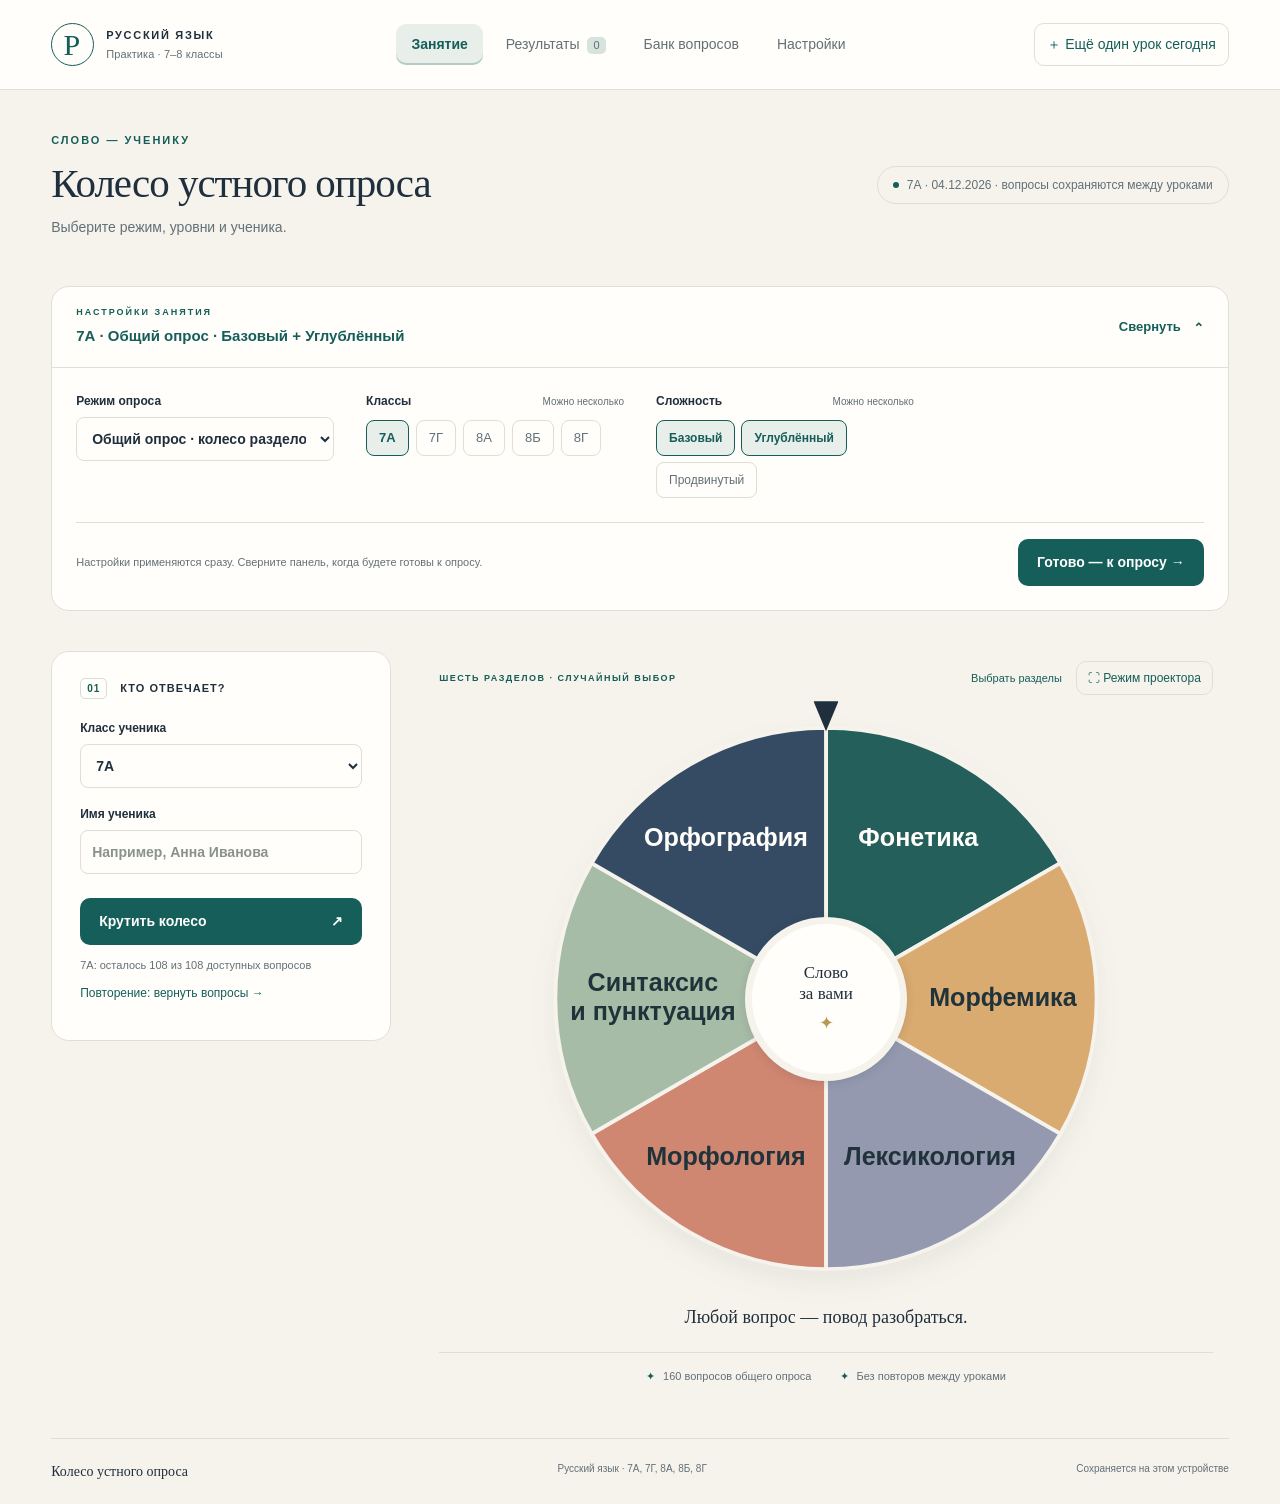
<file: index.html>
<!doctype html>
<html lang="ru">
<head>
  <meta charset="utf-8"><meta name="viewport" content="width=device-width,initial-scale=1">
  <meta name="theme-color" content="#155e59">
  <meta name="description" content="Колесо устного опроса по русскому языку для 7–8 классов. Вопросы, подробные разборы и результаты занятия.">
  <title>Колесо устного опроса · Русский язык</title>
  <link rel="icon" href="data:image/svg+xml,%3Csvg xmlns='http://www.w3.org/2000/svg' viewBox='0 0 64 64'%3E%3Ccircle cx='32' cy='32' r='30' fill='%23155e59'/%3E%3Ctext x='32' y='44' text-anchor='middle' fill='white' font-size='38' font-family='serif'%3EР%3C/text%3E%3C/svg%3E">
  <link rel="stylesheet" href="styles.css?v=16">
  <script defer src="bank.js?v=14"></script><script defer src="core.js?v=16"></script><script defer src="question-view.js?v=1"></script><script defer src="app.js?v=16"></script>
</head>
<body>
<header class="topbar"><a href="#lesson" class="brand" aria-label="К занятию"><span class="brandmark">Р</span><span>РУССКИЙ ЯЗЫК<small>Практика · 7–8 классы</small></span></a><nav aria-label="Разделы"><button class="nav active" data-nav="lesson">Занятие</button><button class="nav" data-nav="results">Результаты <span id="result-count">0</span></button><button class="nav" data-nav="bank">Банк вопросов</button><button class="nav" data-nav="settings">Настройки</button></nav><button class="quiet" id="new-session">＋ Ещё один урок сегодня</button></header>
<main>
<button class="quiet projector-exit" id="projector-exit" hidden>← Обычный вид <small>Esc</small></button>
<div id="storage-warning" class="warning" role="alert" hidden></div>
<section id="lesson-view">
  <div class="intro"><div><p class="eyebrow">СЛОВО — УЧЕНИКУ</p><h1>Колесо устного опроса</h1><p class="muted">Выберите режим, уровни и ученика.</p></div><div class="lesson-tag"><span class="status-dot"></span><span id="session-label"></span></div></div>
  <div id="wheel-screen" class="lesson-grid">
    <details class="panel lesson-settings" id="lesson-settings" open>
      <summary><span class="settings-summary-text"><span class="eyebrow">НАСТРОЙКИ ЗАНЯТИЯ</span><strong id="lesson-settings-summary"></strong></span><span class="settings-toggle-label"><span class="when-closed">Изменить</span><span class="when-open">Свернуть</span><span aria-hidden="true">⌄</span></span></summary>
      <div class="lesson-settings-body">
      <label class="field">Режим опроса<select id="lesson-mode"><option value="general">Общий опрос · колесо разделов</option><option value="topic">Текущая тема · случайный вопрос</option></select></label><label class="field" id="current-topic-field" hidden>Тема<select id="current-topic"></select></label>
      <fieldset><legend>Классы <small>Можно несколько</small></legend><div id="class-chips" class="chips"></div></fieldset>
      <fieldset><legend>Сложность <small>Можно несколько</small></legend><div id="level-chips" class="chips levels"></div></fieldset>

        <div class="settings-done-row"><p class="micro">Настройки применяются сразу. Сверните панель, когда будете готовы к опросу.</p><button class="primary" id="apply-lesson-settings">Готово — к опросу →</button></div>
      </div>
    </details>
    <aside class="panel setup student-panel"><div class="panel-label"><span>01</span> Кто отвечает?</div>
      <label class="field">Класс ученика<select id="student-class"></select></label>
      <label class="field">Имя ученика<input id="student-name" maxlength="80" placeholder="Например, Анна Иванова" autocomplete="off" list="student-list"><datalist id="student-list"></datalist></label>
      <div id="resume-note" class="note" hidden></div>
      <button class="primary wide" id="spin-button">Крутить колесо <span>↗</span></button>
      <p id="remaining" class="micro"></p><button class="text-button" id="repeat-link">Повторение: вернуть вопросы →</button>
    </aside>
    <div class="wheel-area" id="wheel-display"><div class="wheel-caption"><span class="eyebrow">ШЕСТЬ РАЗДЕЛОВ · СЛУЧАЙНЫЙ ВЫБОР</span><div class="wheel-tools"><button class="text-button" id="sections-link">Выбрать разделы</button><button class="quiet projector-toggle" id="projector-toggle" aria-pressed="false" title="Увеличить колесо для показа с проектора">⛶ Режим проектора</button></div></div><div class="wheel-wrap"><div class="pointer" aria-hidden="true"></div><svg id="wheel" viewBox="0 0 600 600" aria-label="Колесо разделов русского языка" role="img"></svg><div class="wheel-center" aria-hidden="true">Слово<br><strong>за вами</strong><span>✦</span></div></div><p id="wheel-status" class="wheel-status" role="status" aria-live="polite">Любой вопрос — повод разобраться.</p><div class="wheel-foot"><span>160 вопросов общего опроса</span><span>Без повторов между уроками</span></div></div>
    <div class="panel topic-display" id="topic-display" hidden>
      <div class="topic-display-tools"><p class="eyebrow">ТЕКУЩАЯ ТЕМА · СЛУЧАЙНЫЙ ВОПРОС</p><button class="quiet" data-action="projector" aria-pressed="false">⛶ Режим проектора</button></div><div class="topic-symbol" aria-hidden="true">§</div>
      <h2 id="current-topic-title"></h2><p id="current-topic-description" class="muted"></p>
      <div id="current-topic-counts" class="topic-count-grid"></div>
      <div id="current-topic-access" class="note" role="status"></div>
      <button class="secondary" id="open-current-topic" hidden></button>
      <p class="micro">Выберите ученика и нажмите «Выбрать вопрос». Ответ и критерии появятся после устного ответа. Вопросы не повторяются между уроками каждой буквы класса.</p>
      <button class="text-button" id="topic-settings-link">Настроить пройденные темы →</button>
    </div>
  </div>
  <section id="question-screen" hidden></section>
  <section id="receipt-screen" hidden></section>
</section>
<section id="results-view" hidden><div class="intro"><div><p class="eyebrow">ОТВЕТЫ И ПРОГРЕСС</p><h1>Результаты уроков</h1><p class="muted">Все оценки сохраняются отдельно. Выберите класс и даты для переноса в журнал.</p></div><button class="primary" id="export-excel">Скачать Excel ↓</button></div><div class="panel results-panel"><div class="results-toolbar"><label class="field">Период<select id="results-period"><option value="today">Сегодня</option><option value="week">Эта неделя</option><option value="all">Вся история</option><option value="custom">Выбранные даты</option></select></label><label class="field">С даты<input id="results-from" type="date"></label><label class="field">По дату<input id="results-to" type="date"></label><label class="field">Урок<select id="history-session"></select></label><label class="field">Класс<select id="result-class"><option value="">Все классы</option></select></label><label class="field" id="result-sort-field">Порядок ответов<select id="result-sort"><option value="class">По классу: 7А → 8Г</option><option value="time">По времени: сначала новые</option></select></label><div class="segmented"><button data-mode="answers" class="active">Все ответы</button><button data-mode="students">По ученикам</button><button data-mode="journal">Для журнала</button></div></div><div id="results-stats" class="stats"></div><div id="result-table" class="table-scroll"></div></div></section>
<section id="bank-view" hidden>
 <div class="intro"><div><p class="eyebrow">МАТЕРИАЛЫ УЧИТЕЛЯ</p><h1>Банк вопросов</h1><p class="muted">Найдите карточку, изучите разбор и выберите вопросы для колеса.</p></div><button class="quiet" id="bank-reset">Сбросить фильтры</button></div>
 <div class="panel bank-controls"><div class="bank-filters">
 <label class="field bank-search">Поиск<input id="bank-search" type="search" placeholder="Номер, слово или тема" autocomplete="off"></label>
 <label class="field">Набор<select id="bank-source"><option value="">Все наборы</option><option value="general">Общий опрос · 160</option><option value="thematic">Тематические банки · 108</option></select></label>
 <label class="field">Тема<select id="bank-topic"><option value="">Все темы</option></select></label>
 <label class="field">Формат<select id="bank-format"><option value="">Все задания</option><option value="constrained_creation">Творческие задания</option></select></label>
 <label class="field">Раздел<select id="bank-section"></select></label>
 <label class="field">Сложность<select id="bank-level"></select></label>
 <label class="field">Класс<select id="bank-class"></select></label>
 <label class="field">Участие в колесе<select id="bank-status"><option value="">Все вопросы</option><option value="enabled">Включённые</option><option value="disabled">Отключённые</option></select></label>
 </div><div class="bank-help-row"><span class="teacher-hint">Ответы открываются отдельно в каждой карточке</span><details class="bank-help"><summary>Как работают фильтры и отключения</summary><p>Фильтр класса показывает и пройденные, и будущие темы. Допуск зависит от настроек выбранного класса.</p><p>Отключение действует для всех классов в этом браузере и сохраняется между занятиями; история ответов остаётся. Для опроса вернитесь во вкладку «Занятие».</p></details></div></div>
 <p id="bank-count" class="muted" role="status" aria-live="polite"></p><div id="bank-list" class="bank-list"></div>
 <div class="bank-pagination"><button class="quiet" id="bank-prev">← Назад</button><span id="bank-page"></span><button class="quiet" id="bank-next">Далее →</button></div>
</section>
<section id="settings-view" hidden><div class="intro"><div><p class="eyebrow">ПОД ВАШ УРОК</p><h1>Настройки тренажёра</h1><p class="muted">Сложность и изученность темы — независимые условия отбора.</p></div></div><div class="settings-grid"><div class="panel"><h2>Повторение</h2><p class="muted">Новый урок не возвращает вопросы в колесо. Верните их отдельно, когда будете готовы к повторению.</p><label class="field">Класс для повторения<select id="repeat-class"></select></label><label class="field">Какие вопросы вернуть<select id="repeat-scope"><option value="all">Все вопросы класса</option><option value="general">Общий опрос</option><option value="participle_phrase">Причастный оборот · оба режима</option><option value="subject">Подлежащее · оба режима</option></select></label><p id="repeat-count" class="micro" role="status"></p><button class="secondary" id="repeat-reset">Вернуть заданные вопросы</button></div><div class="panel"><h2>Разделы колеса</h2><p class="muted">Эти фильтры действуют в общем опросе. Для одной темы выберите режим «Текущая тема» во вкладке «Занятие».</p><div id="section-options" class="check-list"></div></div><div class="panel topic-panel"><h2>Что уже изучено</h2><label class="field">Класс<select id="profile-class"></select></label><p id="topic-summary" class="topic-summary" role="status" aria-live="polite"></p><p id="topic-stage" class="micro"></p><button class="quiet" id="topic-preset">Выставить текущий этап</button><div id="gate-options" class="check-list"></div><p class="micro">Настройки сохраняются отдельно для каждой буквы класса. Включение темы открывает только нужные предпосылки; выключение закрывает зависимые темы. Сложность выбирается отдельно. Уже начатый ответ можно завершить.</p></div><div class="panel data-panel"><div><h2>Данные занятия</h2><p class="muted">Имена, оценки и история сохраняются в этом браузере. Для переноса на другой компьютер или перед очисткой браузера скачайте резервную копию.</p></div><div class="data-actions"><button class="secondary" id="backup">Скачать резервную копию</button><button class="quiet" id="restore">Восстановить из копии</button><input type="file" id="import-file" accept="application/json,.json" hidden></div></div><div class="panel"><h2>Как проходит опрос</h2><ol class="help-steps"><li>Выберите классы, уровни и ученика.</li><li>Крутите колесо или выберите вопрос по текущей теме и выслушайте устный ответ.</li><li>Нажмите «Далее», сверьте ответ и поставьте оценку.</li></ol><p class="micro">У разделов с доступными вопросами равные шансы. Затем случайно выбираются доступный уровень и вопрос. Заданные вопросы сохраняются между уроками отдельно для каждого класса. Возврат выполняется в разделе «Повторение».</p></div><div class="panel"><h2>Ориентиры оценивания</h2><div class="rubric"><b>5</b><span>Полный ответ и верное обоснование.</span><b>4</b><span>Верный ответ с небольшими неточностями.</span><b>3</b><span>Частичный ответ, нужна помощь учителя.</span><b>2</b><span>Основное содержание не усвоено.</span></div><p class="micro">Пропуск сохраняется без оценки и не влияет на средний балл.</p></div></div></section>
<footer><span>Колесо устного опроса</span><span>Русский язык · 7А, 7Г, 8А, 8Б, 8Г</span><span>Сохраняется на этом устройстве</span></footer>
</main>
<div id="toast" role="status" class="toast" hidden></div>
<dialog id="edit-dialog"><form id="edit-form"><h2>Исправить запись</h2><p class="muted">Укажите ученика, который отвечал на этот вопрос.</p><label class="field">Имя ученика<input id="edit-name" required maxlength="80"></label><label class="field">Класс<select id="edit-class"></select></label><label class="field">Оценка<select id="edit-score"><option value="">Без оценки</option><option>2</option><option>3</option><option>4</option><option>5</option></select></label><div class="actions"><button type="button" class="quiet" id="cancel-edit">Отмена</button><button type="submit" class="primary">Сохранить</button></div></form></dialog>
<dialog id="delete-dialog" aria-labelledby="delete-title"><h2 id="delete-title">Удалить запись ответа?</h2><p id="delete-target" class="delete-target"></p><p class="muted">Оценка будет убрана из результатов и среднего балла. Вопрос останется в списке заданных до явного возврата в разделе «Повторение».</p><div class="actions"><button type="button" class="quiet" id="cancel-delete" autofocus>Отмена</button><button type="button" class="danger" id="confirm-delete">Удалить запись</button></div></dialog>
<noscript>Для работы колеса включите JavaScript в браузере.</noscript>
</body></html>
</file>
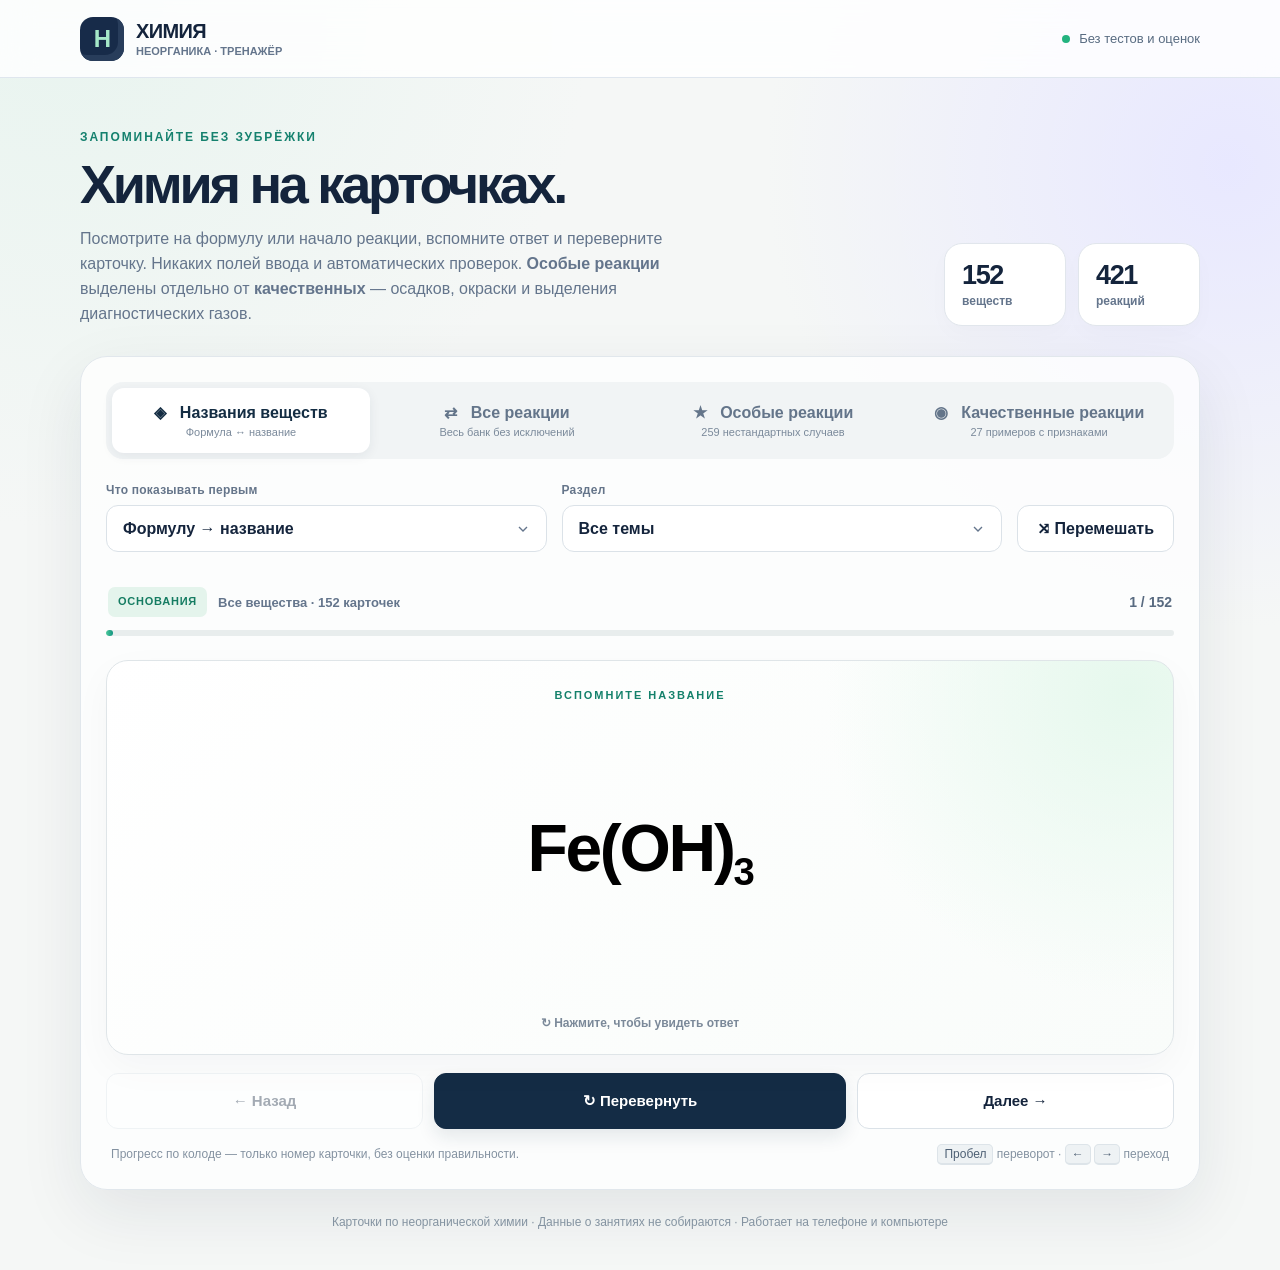
<file: chemistry-flashcards/index.html>
<!doctype html>
<html lang="ru">
<head>
<meta charset="UTF-8">
<meta name="viewport" content="width=device-width, initial-scale=1">
<meta name="theme-color" content="#13233f">
<meta name="description" content="Интерактивные карточки по неорганической химии: формулы, названия веществ и продукты реакций. Переверните карточку, чтобы узнать ответ.">
<title>Химия · Карточки для запоминания</title>
<link rel="icon" href="data:image/svg+xml,%3Csvg xmlns='http://www.w3.org/2000/svg' viewBox='0 0 64 64'%3E%3Crect width='64' height='64' rx='18' fill='%2313233f'/%3E%3Ctext x='32' y='44' text-anchor='middle' font-size='36' fill='%23a4e8bc'%3EH%3C/text%3E%3C/svg%3E">
<style>
:root{color-scheme:light;--ink:#14243c;--muted:#64758c;--border:#e1e6ec;--bg:#f5f7f6;--white:#fff;--accent:#0c806e;--mint:#dbf7e9;--shadow:0 22px 65px rgba(20,36,60,.085);font-family:Inter,-apple-system,BlinkMacSystemFont,"Segoe UI",Arial,sans-serif}
*{box-sizing:border-box}
body{margin:0;background:radial-gradient(circle at 5% 0%,#e8f4ef 0%,transparent 30%),radial-gradient(circle at 96% 13%,#e8e8ff 0%,transparent 28%),var(--bg);color:var(--ink);min-height:100vh}
button,select{font:inherit}button{cursor:pointer}button:focus-visible,select:focus-visible,.flip:focus-visible{outline:3px solid #ffa94d;outline-offset:4px}
.sitebar{height:78px;background:rgba(255,255,255,.82);border-bottom:1px solid rgba(218,226,235,.85);backdrop-filter:blur(16px)}
.bar-inner,.main{width:min(1120px,calc(100% - 44px));margin:auto}
.bar-inner{display:flex;align-items:center;justify-content:space-between;height:100%;gap:14px}
.logo{display:flex;align-items:center;gap:12px;font-weight:850;letter-spacing:-.03em;font-size:20px}
.symbol{height:44px;width:44px;background:#172b49;color:#a5e8c8;display:grid;place-items:center;border-radius:13px;font-weight:900;font-size:24px;box-shadow:inset -6px -6px 0 #283d5b}
.logo small{display:block;color:var(--muted);font-weight:600;letter-spacing:0;font-size:11px;margin-top:2px}
.top-note{font-size:13px;color:#586b81;display:flex;align-items:center;gap:9px}.dot{width:8px;height:8px;border-radius:50%;background:#23b37f}
.main{padding:52px 0 34px}
.intro{display:flex;gap:18px;justify-content:space-between;align-items:end;margin-bottom:30px}
.kicker{text-transform:uppercase;color:#15816e;font-weight:850;letter-spacing:.16em;font-size:12px;margin:0 0 12px}
h1{font-size:clamp(32px,4.5vw,54px);letter-spacing:-.06em;line-height:1.04;margin:0 0 15px;font-weight:850}
.desc{color:var(--muted);font-size:16px;line-height:1.55;max-width:650px;margin:0}
.counts{display:flex;gap:12px;flex-shrink:0}
.count{background:#fff;border:1px solid var(--border);border-radius:18px;min-width:122px;padding:16px 17px;box-shadow:0 8px 22px #13233f05}
.count strong{font-size:27px;display:block;letter-spacing:-.05em}.count span{font-size:12px;color:var(--muted);font-weight:600}
.workspace{background:rgba(255,255,255,.77);border:1px solid #e1e7ec;border-radius:27px;box-shadow:var(--shadow);padding:25px}
.tabs{display:grid;grid-template-columns:repeat(4,minmax(0,1fr));gap:8px;background:#f1f4f5;padding:6px;border-radius:17px;margin-bottom:24px}
.tab{border:0;background:transparent;border-radius:12px;padding:15px 20px;color:#64758a;font-weight:800;text-align:center;transition:background .2s,color .2s,box-shadow .2s}
.tab.active{background:#fff;color:#142d43;box-shadow:0 3px 12px #1b304b12}.tab#tab-special.active{background:#fff5e9;color:#95501e}.tab#tab-quality.active{background:#eef4ff;color:#2b5c9f}
.tab .emoji{margin-right:9px}.tab small{display:block;font-size:11px;color:#7b8a9b;font-weight:500;margin-top:4px}
.toolbar{display:grid;grid-template-columns:1fr 1fr auto;gap:15px;align-items:end;margin-bottom:20px}
.field label{display:block;color:#65758a;font-size:12px;font-weight:800;letter-spacing:.02em;margin-bottom:8px}
select{appearance:none;background:#fff url("data:image/svg+xml,%3Csvg xmlns='http://www.w3.org/2000/svg' width='16' height='16' viewBox='0 0 24 24' fill='none' stroke='%2364758c' stroke-width='2'%3E%3Cpath d='m6 9 6 6 6-6'/%3E%3C/svg%3E") no-repeat right 15px center;padding:13px 42px 13px 16px;border:1px solid #dbe2e8;border-radius:12px;min-height:47px;color:var(--ink);width:100%;font-weight:650}
.btn{border:1px solid #dbe2e8;background:#fff;border-radius:12px;padding:12px 19px;font-weight:800;color:var(--ink);min-height:47px;transition:transform .16s,background .16s}
.btn:hover{background:#f4f9f7}.btn:active{transform:scale(.98)}
.btn.shuffle{white-space:nowrap}
.deck-header{display:flex;align-items:center;justify-content:space-between;gap:14px;padding:15px 2px 13px}
.deck-meta{display:flex;gap:11px;align-items:center;flex-wrap:wrap;min-width:0}.deck-badge{line-height:1.4;white-space:normal;background:#e4f4ec;color:#157c62;border-radius:7px;padding:7px 10px;font-size:11px;font-weight:900;letter-spacing:.07em;text-transform:uppercase}.deck-label{font-size:13px;color:var(--muted);font-weight:650}
.deck-progress{font-size:14px;color:#586a80;font-weight:800;font-variant-numeric:tabular-nums}
.track{height:6px;background:#e8eded;border-radius:20px;overflow:hidden;margin-bottom:24px}.fill{height:100%;background:linear-gradient(90deg,#4ecb9c,#11927f);width:0%;transition:width .25s ease;border-radius:20px}
.flip{perspective:1200px;display:block;position:relative;width:100%;height:395px;border:0;background:none;padding:0;cursor:pointer;text-align:center}
.flip-inner{display:block;position:relative;width:100%;height:100%;transform-style:preserve-3d;transition:transform .64s cubic-bezier(.2,.75,.18,1)}
.flip.is-flipped .flip-inner{transform:rotateY(180deg)}
.face{position:absolute;inset:0;backface-visibility:hidden;-webkit-backface-visibility:hidden;border-radius:22px;border:1px solid #dfe5e8;display:flex;align-items:center;justify-content:center;flex-direction:column;padding:35px 42px;overflow:auto}
.front{background:radial-gradient(circle at 96% 8%,#e6f8ed,transparent 28%),linear-gradient(140deg,#fff,#f9fcfa)}
.back{transform:rotateY(180deg);background:radial-gradient(circle at 0% 95%,#e1effd,transparent 38%),linear-gradient(145deg,#fff,#f6fbff)}
.flip::after{content:"";position:absolute;inset:0;border-radius:22px;pointer-events:none;box-shadow:0 13px 38px #13233f09}
.face-label{font-size:11px;font-weight:900;letter-spacing:.18em;color:#14816b;text-transform:uppercase;position:absolute;top:28px;left:34px;right:34px}
.back .face-label{color:#4b65a7}
.main-formula{font-size:clamp(35px,5.3vw,66px);line-height:1.3;letter-spacing:-.035em;font-weight:780;overflow-wrap:anywhere;max-width:100%;font-variant-numeric:lining-nums}
.main-formula sub,.equation sub{font-size:.58em;vertical-align:sub;line-height:0}
.main-formula.name{font-size:clamp(29px,3.7vw,48px);line-height:1.18}
.main-formula.react{font-size:clamp(30px,4.4vw,54px)}
.secondary-text{margin-top:16px;color:#52647a;font-size:clamp(15px,1.7vw,19px);line-height:1.45;font-weight:600;max-width:730px}
.equation{font-weight:800;font-size:clamp(23px,3vw,41px);line-height:1.7;overflow-wrap:anywhere;letter-spacing:-.035em;max-width:100%}
.equation .arrow{color:#148970;font-weight:900;display:inline-block;margin:0 10px}
.answer-note{font-size:clamp(15px,1.9vw,20px);color:#556c81;font-weight:600;margin-top:19px;max-width:660px;line-height:1.45}
.flip-tip{position:absolute;bottom:24px;color:#7b8999;font-size:12px;font-weight:700;left:12px;right:12px}
.condition{margin:0 0 18px;padding:7px 13px;color:#647b91;background:#f1f5f7;border-radius:50px;font-weight:750;font-size:12px;max-width:100%}
.controls{display:grid;grid-template-columns:1fr 1.3fr 1fr;gap:11px;margin-top:18px}
.controls .btn{height:56px;font-weight:800;font-size:15px}
.btn.primary{background:#142c45;border-color:#142c45;color:white;box-shadow:0 8px 18px #1630481a}
.btn.primary:hover{background:#1e405d}
.btn:disabled{opacity:.38;cursor:not-allowed}
.help{display:flex;justify-content:space-between;gap:15px;align-items:center;color:#8492a1;font-size:12px;padding:18px 5px 3px}
kbd{font:inherit;color:#4e6074;background:#eef2f4;border:1px solid #dde4e9;border-bottom-width:2px;padding:2px 6px;border-radius:5px}
footer{color:#8493a1;font-size:12px;line-height:1.6;text-align:center;padding:23px 0 4px}
.empty{padding:50px;text-align:center;background:#fff;border-radius:16px;color:#52647a}
[hidden]{display:none!important}
@media(max-width:760px){.tabs{grid-template-columns:repeat(2,minmax(0,1fr))}.main{padding:35px 0 20px}.intro{align-items:start;flex-direction:column}.counts{width:100%}.count{min-width:0;flex:1}.workspace{padding:14px;border-radius:20px}.toolbar{grid-template-columns:1fr 1fr}.btn.shuffle{grid-column:1/-1}.flip{height:350px}.face{padding:31px 22px}.face-label{top:22px}.controls .btn{padding:11px 6px}.help{display:block;text-align:center}.help .keyboard{display:none}}
@media(max-width:480px){.bar-inner,.main{width:calc(100% - 26px)}.sitebar{height:68px}.logo{font-size:16px}.symbol{width:39px;height:39px}.top-note{font-size:11px}.tabs{gap:2px;padding:4px}.tab{padding:12px 8px;font-size:13px}.tab small{font-size:10px}.toolbar{grid-template-columns:1fr}.btn.shuffle{grid-column:auto}.flip{height:320px}.main-formula{font-size:clamp(33px,9vw,54px)}.equation{font-size:clamp(23px,5.5vw,31px)}.main-formula.name{font-size:31px}.face{padding:32px 16px}.controls{grid-template-columns:1fr 1.2fr 1fr;gap:7px}.controls .btn{font-size:13px}.count strong{font-size:23px}}
@media(prefers-reduced-motion:reduce){*,*::before,*::after{transition-duration:.01ms!important;animation-duration:.01ms!important}}
</style>
<script defer src="./bank.js?v=20261106-4"></script>
<script defer src="./extra-reactions.js?v=20261106-4"></script>
<script defer src="./special-part2.js?v=20261106-4"></script>
<script defer src="./special-part3.js?v=20261106-4"></script>
<script defer src="./categories.js?v=20261106-4"></script>
<script defer src="./app.js?v=20261106-5"></script>
</head>
<body>
<header class="sitebar"><div class="bar-inner"><div class="logo"><span class="symbol">H</span><span>ХИМИЯ <small>НЕОРГАНИКА · ТРЕНАЖЁР</small></span></div><div class="top-note"><span class="dot"></span>Без тестов и оценок</div></div></header>
<main class="main">
<section class="intro"><div><p class="kicker">ЗАПОМИНАЙТЕ БЕЗ ЗУБРЁЖКИ</p><h1>Химия на карточках.</h1><p class="desc">Посмотрите на формулу или начало реакции, вспомните ответ и переверните карточку. Никаких полей ввода и автоматических проверок. <b>Особые реакции</b> выделены отдельно от <b>качественных</b> — осадков, окраски и выделения диагностических газов.</p></div><div class="counts"><div class="count"><strong id="total-names">—</strong><span>веществ</span></div><div class="count"><strong id="total-reactions">—</strong><span>реакций</span></div></div></section>
<section class="workspace" aria-label="Тренажёр">
<div class="tabs" role="group" aria-label="Тип карточек">
<button type="button" class="tab active" id="tab-names" aria-pressed="true"><span class="emoji">◈</span> Названия веществ<small>Формула ↔ название</small></button>
<button type="button" class="tab" id="tab-reactions" aria-pressed="false"><span class="emoji">⇄</span> Все реакции<small>Весь банк без исключений</small></button>
<button type="button" class="tab" id="tab-special" aria-pressed="false"><span class="emoji">★</span> Особые реакции<small><span id="special-count">—</span> нестандартных случаев</small></button>
<button type="button" class="tab" id="tab-quality" aria-pressed="false"><span class="emoji">◉</span> Качественные реакции<small><span id="quality-count">—</span> примеров с признаками</small></button>
</div>
<div class="toolbar">
<div class="field" id="direction-wrap"><label for="direction">Что показывать первым</label><select id="direction"><option value="formula">Формулу → название</option><option value="name">Название → формулу</option></select></div>
<div class="field"><label for="topic">Раздел</label><select id="topic"></select></div>
<button type="button" class="btn shuffle" id="shuffle">⤨ Перемешать</button>
</div>
<div class="deck-header"><div class="deck-meta"><span class="deck-badge" id="badge">ОКСИДЫ</span><span class="deck-label" id="deck-label">Карточки для повторения</span></div><span class="deck-progress" id="progress-text">1 / 1</span></div><div class="track" role="progressbar" aria-label="Положение в колоде" aria-valuemin="0" aria-valuemax="100"><div class="fill" id="progress-fill"></div></div>
<button type="button" class="flip" id="flashcard" aria-label="Перевернуть карточку" aria-pressed="false">
<span class="flip-inner">
<span class="face front" id="front" aria-hidden="false"><span class="face-label" id="front-label">ВСПОМНИТЕ НАЗВАНИЕ</span><span class="main-formula" id="front-main"></span><span class="secondary-text" id="front-sub"></span><span class="flip-tip">↻ Нажмите, чтобы увидеть ответ</span></span>
<span class="face back" id="back" aria-hidden="true"><span class="face-label">ОТВЕТ</span><span class="main-formula" id="back-main"></span><span class="answer-note" id="back-sub"></span><span class="flip-tip">↻ Нажмите, чтобы вернуться к вопросу</span></span>
</span>
</button>
<div class="controls"><button type="button" class="btn" id="prev">← Назад</button><button type="button" class="btn primary" id="flip-button">↻ Перевернуть</button><button type="button" class="btn" id="next">Далее →</button></div>
<div class="help"><span>Прогресс по колоде — только номер карточки, без оценки правильности.</span><span class="keyboard"><kbd>Пробел</kbd> переворот · <kbd>←</kbd> <kbd>→</kbd> переход</span></div>
</section>
<footer>Карточки по неорганической химии · Данные о занятиях не собираются · Работает на телефоне и компьютере</footer>
</main>
<noscript><div class="empty">Для тренажёра необходимо включить JavaScript.</div></noscript>
</body></html>
</file>
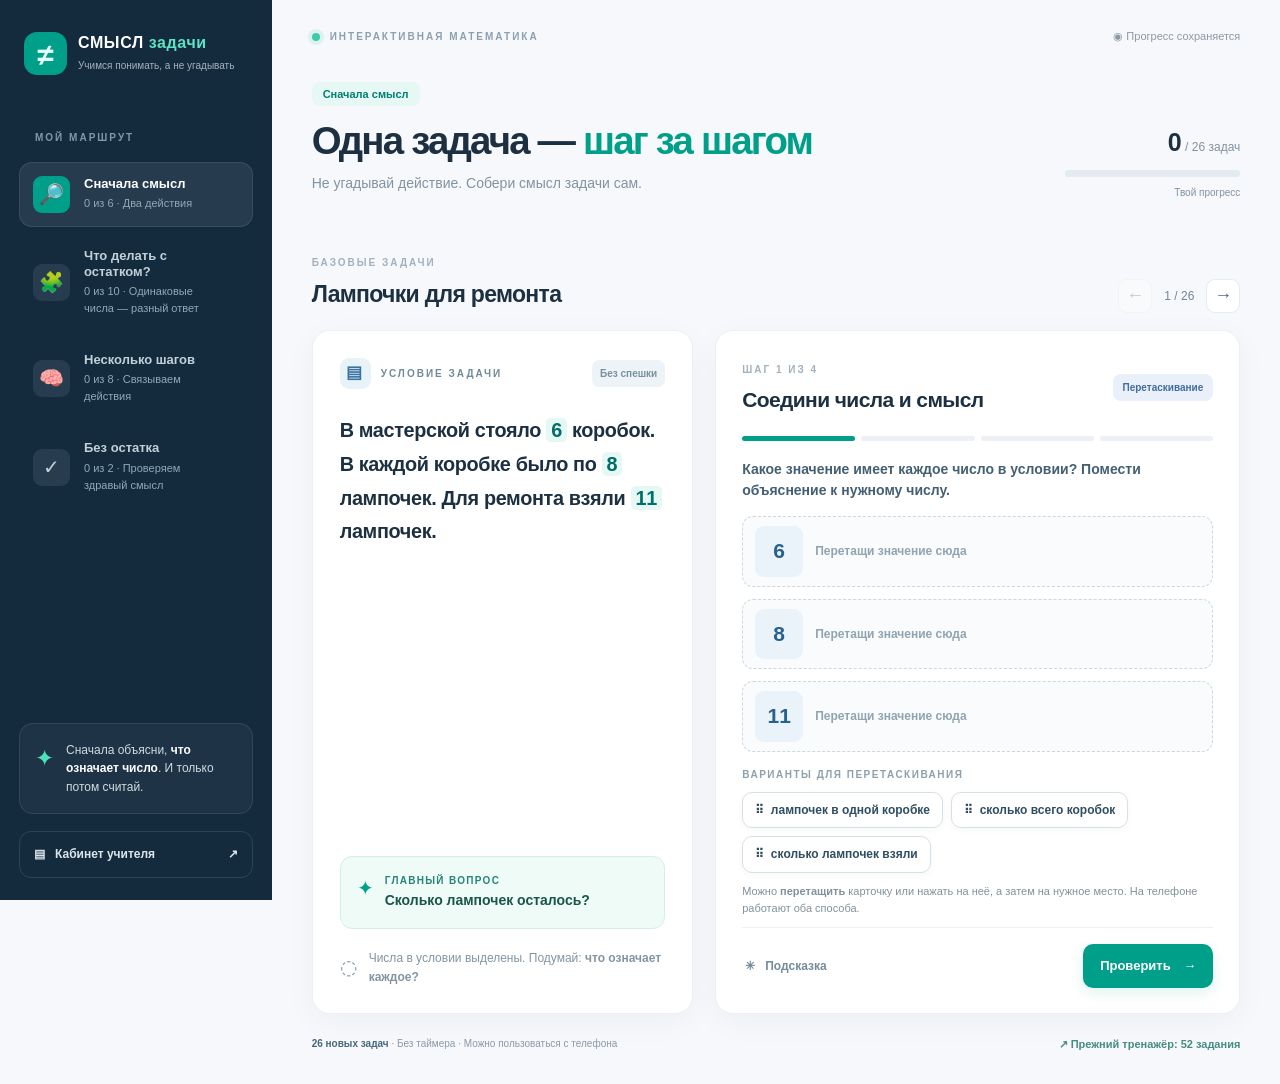
<file: smysl-zadachi/index.html>
<!doctype html>
<html lang="ru">
<head>
  <meta charset="utf-8">
  <meta name="viewport" content="width=device-width, initial-scale=1">
  <meta name="theme-color" content="#14293b">
  <meta name="description" content="Интерактивный тренажёр смыслового решения: одна задача за раз, перетаскивание значений, выбор действий, объяснение остатка.">
  <title>Смысл задачи — разбираем по шагам</title>
  <style>
:root{--navy:#142b3e;--navy-dark:#0e2333;--ink:#1c3041;--muted:#728294;--line:#e6ebf0;--bg:#f6f8fb;--teal:#009f89;--teal-soft:#e6f8f3;--blue:#396ab6;--blue-soft:#e9f0fa;--coral:#e4a86b;--orange-soft:#fff4e5;--red:#b95151;--white:#fff;--shadow:0 8px 32px #102b3b0a}
*{box-sizing:border-box}html{scroll-behavior:smooth}body{margin:0;background:var(--bg);color:var(--ink);font-family:Inter,-apple-system,BlinkMacSystemFont,'Segoe UI',Arial,sans-serif;line-height:1.55}button{font:inherit;cursor:pointer}button:focus-visible,.card-choice:focus-visible,.token:focus-visible,.dropzone:focus-visible{outline:3px solid #6caee3;outline-offset:3px}[hidden]{display:none!important}.app{min-height:100vh;display:grid;grid-template-columns:272px minmax(0,1fr)}.sidebar{background:var(--navy);padding:32px 19px 22px;min-height:100vh;color:#e5ebef;display:flex;flex-direction:column;gap:0;position:sticky;top:0;height:100vh}.brand{display:flex;gap:11px;align-items:center;margin:0 5px 55px}.brand-symbol{width:43px;height:43px;display:grid;place-items:center;color:#e7fffa;background:var(--teal);border-radius:13px;font-size:30px;font-weight:800}.brand strong{display:block;font-size:16px;letter-spacing:.6px;line-height:1.1;color:#fff}.brand em{color:#5de2c4;font-style:normal}.brand span{display:block;font-size:10px;margin-top:6px;color:#a4b2bd}.aside-title,.upper-label,.card-heading,.eyebrow{font-weight:800;font-size:10px;letter-spacing:2px}.aside-title{color:#7f99a9;margin:0 16px 16px}.aside-groups{display:grid;gap:7px}.group-button{display:flex;align-items:center;gap:14px;border:1px solid transparent;border-radius:13px;padding:13px 13px;color:#c2d0d9;background:transparent;text-align:left}.group-button:hover{background:#ffffff0e}.group-button.active{background:#ffffff14;border-color:#ffffff18;color:#fff}.group-ico{border-radius:9px;background:#ffffff15;height:37px;width:37px;display:grid;place-items:center;font-size:20px;flex-shrink:0}.group-button.active .group-ico{background:var(--teal);color:white}.group-caption{display:grid;gap:3px;flex:1}.group-caption strong{font-size:13px;line-height:1.25}.group-caption small{font-size:11px;color:#8fa9b7}.group-check{font-size:12px;color:#63d8bc;font-weight:700}.aside-note{background:#ffffff0b;border:1px solid #ffffff16;padding:17px 15px;border-radius:14px;margin-top:auto;display:flex;gap:12px}.note-icon{color:#4be1bc;font-size:23px}.aside-note p{margin:0;font-size:12px;color:#cedbe1}.aside-note strong{color:#fff}.teacher-button{border:1px solid #ffffff1c;color:#dce6ea;background:transparent;border-radius:12px;padding:13px 14px;text-align:left;font-size:12px;font-weight:750;margin-top:17px}.teacher-button span{float:right}.teacher-button:hover{background:#ffffff12}.main{width:100%;min-width:0;max-width:1680px;margin:auto;padding:28px clamp(20px,3.1vw,62px) 20px}.toolbar{display:flex;align-items:center;justify-content:space-between;gap:20px}.eyebrow{color:#8da0b0;display:flex;align-items:center;gap:10px}.status-dot{width:8px;height:8px;background:#3dcba7;border-radius:50%;box-shadow:0 0 0 4px #3dcba723}.toolbar-right{display:flex;gap:12px;align-items:center}.autosave{font-size:11px;color:#8b9aa7}.outline-icon{display:none;border:1px solid var(--line);border-radius:8px;background:#fff;padding:6px 10px}.lesson-heading{display:flex;align-items:flex-end;justify-content:space-between;gap:20px;margin:36px 0 45px}.topic-tag{color:#007e72;background:var(--teal-soft);font-size:11px;font-weight:800;padding:6px 11px;border-radius:8px}.lesson-heading h1{font-weight:850;letter-spacing:-1.8px;font-size:clamp(29px,3vw,42px);margin:12px 0 2px;line-height:1.2}.lesson-heading h1 span{color:var(--teal)}.lead{font-size:14px;color:#8293a2;margin:9px 0}.lesson-progress{width:175px;flex-shrink:0;text-align:right}.lesson-progress-number strong{font-size:25px}.lesson-progress-number span{color:#83919f;font-size:12px}.progress-track{height:7px;background:#e3eaf0;border-radius:10px;overflow:hidden;margin:8px 0 2px}.progress-fill{height:100%;width:0;background:linear-gradient(90deg,var(--teal),#58d4ac);border-radius:10px;transition:width .3s}.lesson-progress small{color:#8293a2;font-size:10px}.task-head{display:flex;align-items:flex-end;justify-content:space-between;gap:16px;margin-bottom:17px}.upper-label{color:#a2b1bd;font-size:10px}.task-head h2{margin:4px 0 0;font-size:23px;letter-spacing:-.7px}.task-pagination{display:flex;align-items:center;gap:12px;white-space:nowrap;color:#728496;font-size:12px}.arrow{background:#fff;border:1px solid var(--line);border-radius:9px;width:34px;height:34px;color:#536979;font-size:18px}.arrow:hover{background:#e8f8f2}.arrow:disabled{opacity:.35;cursor:not-allowed}.workspace{display:grid;grid-template-columns:minmax(280px,.93fr) minmax(380px,1.28fr);gap:22px;align-items:stretch}.story-card,.activity-card{border:1px solid #edf0f3;border-radius:18px;background:#fff;box-shadow:var(--shadow)}.story-card{padding:27px;display:flex;flex-direction:column;min-height:490px}.card-heading{display:flex;align-items:center;gap:10px;color:#718a97}.round-icon{border-radius:9px;display:grid;place-items:center;background:#e8f2f9;color:#3973a2;width:31px;height:31px;font-size:17px}.story-chip{margin-left:auto;letter-spacing:0;color:#78909f;background:#eef3f7;padding:6px 8px;border-radius:7px;font-size:10px}.story-text{font-size:clamp(18px,1.55vw,23px);line-height:1.7;font-weight:650;margin:25px 0;letter-spacing:-.35px}.num-highlight{color:#006e69;background:#e6f8f3;padding:1px 5px;border-radius:5px;font-weight:850;white-space:nowrap}.goal{display:flex;align-items:start;gap:11px;border:1px solid #d3efe7;background:#eefbf7;padding:16px 16px;border-radius:12px;margin-top:auto}.goal-star{color:var(--teal);font-size:20px}.goal small{font-size:10px;letter-spacing:1.3px;color:#278476;display:block;font-weight:800}.goal strong{font-size:14px;color:#195548;font-weight:800;display:block;margin-top:2px}.story-footer{display:flex;align-items:center;gap:12px;margin-top:20px;color:#8395a2}.story-footer span{font-size:20px}.story-footer p{font-size:12px;margin:0}.activity-card{padding:25px 26px;min-height:490px;display:flex;flex-direction:column}.activity-header{display:flex;align-items:center;justify-content:space-between;gap:10px}.activity-header h3{margin:3px 0;font-size:21px;letter-spacing:-.6px}.skill-chip{color:#426c9f;background:#e9f0fa;border-radius:8px;padding:6px 10px;font-size:10px;font-weight:800;white-space:nowrap}.stage-track{display:flex;gap:6px;margin-top:17px}.stage-mark{height:5px;flex:1;background:#edf1f5;border-radius:4px}.stage-mark.active{background:var(--teal)}.stage-mark.past{background:#97dacb}.activity{flex:1;padding:18px 0 10px}.question{font-size:14px;color:#455f72;font-weight:700;line-height:1.5;margin:0 0 15px}.subheading{font-size:10px;text-transform:uppercase;color:#8da0ac;letter-spacing:1.5px;font-weight:850;margin:15px 0 9px}.matching-layout{display:grid;grid-template-columns:minmax(0,1fr);gap:12px}.dropzone{min-height:60px;display:flex;align-items:center;gap:12px;border-radius:11px;border:1.7px dashed #cbd8df;background:#f9fbfd;padding:9px 12px;transition:all .15s;cursor:pointer;user-select:none}.dropzone:hover,.dropzone.drag-over{border-color:var(--teal);background:#effbf7}.dropzone.filled{border-style:solid;border-color:#bddcd7;background:#f5fbf9}.dropzone.wrong{border-color:#dc8b8b;background:#fff5f5}.number-tile{font-weight:900;min-width:48px;background:#eaf3fa;color:#27628c;display:grid;place-items:center;border-radius:9px;font-size:21px;padding:9px}.zone-placeholder{font-size:12px;color:#90a4b0;font-weight:650}.zone-value{flex:1;font-size:12px;font-weight:750;color:#2c615b}.remove-chip{border:0;background:transparent;color:#7998a5;font-size:20px;line-height:1;padding:3px}.token-bank{display:flex;flex-wrap:wrap;gap:8px}.token{background:#fff;border:1.5px solid #d5e1e8;box-shadow:0 2px 7px #19364e0a;border-radius:10px;padding:9px 12px;color:#304e61;font-size:12px;font-weight:700;text-align:left;line-height:1.4;touch-action:none;user-select:none;cursor:grab;max-width:100%}.token:hover{border-color:#65bba8;background:#f5fcfa}.token.selected{border-color:#039a84;background:#e5f8f2;box-shadow:0 0 0 2px #08a98d15}.token.placed{opacity:.4}.drag-ghost{position:fixed;pointer-events:none;z-index:2000;background:#e7f8f2;border:2px solid #08a68d;box-shadow:0 9px 23px #17394729;padding:10px 14px;border-radius:10px;max-width:260px;color:#255145;font-size:12px;font-weight:700;transform:translate(12px,12px)}.tap-note{margin:10px 0 0;color:#81929c;font-size:11px}.choice-grid{display:grid;gap:10px}.card-choice{position:relative;width:100%;background:#fafcfd;border:1.5px solid #e2e8ed;border-radius:11px;padding:14px 16px;color:#2b4353;text-align:left;display:flex;gap:11px;align-items:center;font-size:13px;font-weight:700;min-height:54px}.card-choice:hover{background:#f1f8f8;border-color:#a9d3ca}.card-choice.active{background:#ebf8f5;border-color:var(--teal);color:#175447}.card-choice.wrong{background:#fff4f1;border-color:#db8080}.card-choice.correct{background:#eaf8ef;border-color:#3cb98c}.option-spot{border:1px solid #d0dce4;border-radius:6px;width:24px;height:24px;display:grid;place-items:center;flex-shrink:0;color:#738a9a;font-size:12px;background:#fff}.card-choice.active .option-spot{background:var(--teal);border-color:var(--teal);color:#fff}.choice-nudge{font-size:11px;color:#8b9aab;margin-top:12px}.ops-slot{display:flex;align-items:start;gap:10px}.ops-slot .step-number{width:27px;height:27px;border-radius:8px;display:grid;place-items:center;background:#e7f1f7;color:#38647a;flex-shrink:0;font-size:12px;font-weight:850;margin-top:14px}.ops-slot .dropzone{flex:1}.ops-slots{display:grid;gap:9px}.ops-slot-description{display:block;color:#38566b;font-weight:750}.ops-answer{font-size:11px;font-weight:900;color:#168b77;display:block;margin-top:3px}.rem-block{background:#f7fafc;border:1px solid #e4eaf0;padding:13px;border-radius:12px;margin-bottom:13px}.rem-block strong{font-size:20px;color:#214c67}.rem-block small{display:block;color:#7994a4;font-size:11px}.rem-choices{display:grid;gap:7px;margin:12px 0}.rem-choices .card-choice{min-height:43px;padding:10px 12px;font-size:12px}.rem-label{font-size:14px;font-weight:750;margin:0 0 8px}.end-two{display:grid;gap:17px}.answer-options{display:flex;flex-wrap:wrap;gap:8px}.answer-options .card-choice{width:auto;flex:1 1 120px;min-height:50px;justify-content:center;padding:10px;text-align:center}.answer-options .option-spot{display:none}.answer-options .card-choice.active{background:var(--teal);color:#fff}.answer-options .card-choice.correct{background:#d8f6e9;color:#12624a}.why-options{display:grid;gap:8px}.why-options .card-choice{min-height:45px;font-size:12px;padding:11px 13px}.controls{display:flex;justify-content:space-between;align-items:center;gap:10px;border-top:1px solid #edf1f4;padding-top:16px;margin-top:auto}.hint-button{background:transparent;border:0;color:#748c9b;font-size:12px;font-weight:800;padding:9px 3px}.hint-button:hover{color:#007e70}.check-button,.continue-button{border:0;background:var(--teal);color:white;border-radius:10px;font-size:13px;font-weight:800;padding:12px 17px;box-shadow:0 5px 13px #04a98e20}.check-button:hover,.continue-button:hover{background:#008d79}.check-button span,.continue-button span{margin-left:9px}.check-button:disabled{background:#b5c9c7;box-shadow:none;cursor:not-allowed}.continue-button{background:#163b53}.continue-button:hover{background:#1d4d6b}.feedback{font-size:12px;line-height:1.5;border-radius:10px;margin:8px 0;padding:12px 14px;border:1px solid #d3eade;background:#f0faf4;color:#2c6f58}.feedback.error{border-color:#f1cfcc;background:#fff6f3;color:#9e4d46}.feedback.hint{border-color:#e8dfc9;background:#fffaf0;color:#8c6338}.feedback strong{display:block;font-size:12px;margin-bottom:2px}.success-screen{display:grid;justify-items:center;text-align:center;padding:10px 0 3px}.success-icon{width:68px;height:68px;border-radius:18px;display:grid;place-items:center;background:#e3f8ef;color:#009c77;font-size:37px}.success-screen h4{font-size:22px;margin:13px 0 3px}.success-screen p{font-size:13px;color:#6a8793;margin:3px 0 15px}.success-equation{border-radius:10px;background:#f0f7f7;padding:13px;width:100%;font-size:12px;color:#375967;text-align:left}.success-equation div{margin:4px 0}.footer-line{display:flex;justify-content:space-between;gap:20px;color:#8b99a7;font-size:10px;margin:22px 0 10px}.footer-line b{color:#47677a}.modal-backdrop{position:fixed;inset:0;background:#0b1b2eaf;z-index:200;display:grid;place-items:center;padding:16px}.teacher-modal{background:white;padding:24px;max-width:620px;width:100%;border-radius:20px;max-height:93vh;overflow:auto;box-shadow:0 20px 50px #09192955}.modal-header{display:flex;align-items:center;justify-content:space-between}.modal-header h2{margin:3px 0 12px}.close{border:0;background:#edf2f5;border-radius:9px;width:36px;height:36px;font-size:23px}.stat-grid{display:grid;grid-template-columns:repeat(3,1fr);gap:10px;margin:8px 0 22px}.stat-box{background:#f4f8f9;border:1px solid #edf1f4;padding:15px;border-radius:12px}.stat-box strong{display:block;font-size:23px}.stat-box small{color:#74899b;font-size:11px}.stat-row{display:flex;align-items:center;justify-content:space-between;gap:12px;border-bottom:1px solid #e9eef2;padding:12px 0;font-size:13px}.stat-row strong{color:#267b70}.modal-actions{display:flex;justify-content:space-between;gap:10px;margin-top:20px}.modal-actions button{background:#194964;color:#fff;border:0;padding:12px 14px;border-radius:9px;font-size:12px;font-weight:700}.modal-actions .danger{background:#fff2f2;color:#ad5757}.visually-hidden{position:absolute;width:1px;height:1px;clip:rect(0,0,0,0);overflow:hidden;white-space:nowrap}
@media(max-width:1250px){.app{grid-template-columns:235px minmax(0,1fr)}.sidebar{padding:24px 13px}.main{padding:25px}.workspace{grid-template-columns:minmax(260px,.92fr) minmax(350px,1.08fr);gap:15px}.story-card,.activity-card{padding:21px}.lesson-heading{margin-bottom:29px}}
@media(max-width:1030px){.app{display:block}.sidebar{display:none;position:fixed;top:0;left:0;z-index:100;width:285px;height:100vh;box-shadow:0 0 0 100vmax #0c213679}.sidebar.open{display:flex}.outline-icon{display:block}.main{padding:22px 20px}.lesson-heading{margin:25px 0}.workspace{grid-template-columns:minmax(0,1fr) minmax(0,1.16fr)}.story-card,.activity-card{min-height:490px}.story-text{font-size:20px}}
@media(max-width:760px){.main{padding:15px 13px}.toolbar .autosave{display:none}.lesson-heading h1{font-size:30px}.lesson-progress{width:92px}.lesson-heading{align-items:center}.workspace{grid-template-columns:1fr;gap:13px}.story-card{min-height:auto;padding:21px}.story-text{margin:15px 0;font-size:18px;line-height:1.6}.goal{margin-top:4px}.story-footer{display:none}.activity-card{min-height:460px;padding:21px}.task-head h2{font-size:20px}.footer-line{display:block}.footer-line span{display:block;margin:8px 0}.lesson-heading .lead{font-size:12px}}
@media(max-width:450px){.eyebrow{font-size:9px;letter-spacing:1px}.lesson-heading h1{font-size:27px}.lesson-progress{width:80px}.lesson-progress-number strong{font-size:20px}.lesson-heading{gap:9px}.task-head h2{font-size:18px}.task-pagination{gap:4px;font-size:11px}.arrow{width:29px;height:29px}.activity-card{padding:17px}.activity-header h3{font-size:18px}.skill-chip{padding:5px;font-size:9px}.story-text{font-size:17px}.token{font-size:11px;padding:9px}.number-tile{font-size:19px;min-width:42px}}
@media(prefers-reduced-motion:reduce){*{scroll-behavior:auto!important;transition:none!important}}

.classic-link{font-size:11px;font-weight:700;text-decoration:none;color:#458c84}.classic-link:hover{text-decoration:underline}

</style>
  
  
</head>
<body>
<div class="app">
  <aside class="sidebar" id="sidebar">
    <div class="brand"><div class="brand-symbol">≠</div><div><strong>СМЫСЛ <em>задачи</em></strong><span>Учимся понимать, а не угадывать</span></div></div>
    <div class="aside-title">МОЙ МАРШРУТ</div>
    <div class="aside-groups" id="group-list"></div>
    <div class="aside-note"><span class="note-icon">✦</span><p>Сначала объясни, <strong>что означает число</strong>. И только потом считай.</p></div>
    <button id="teacher-button" class="teacher-button" type="button">▤ &nbsp; Кабинет учителя <span>↗</span></button>
  </aside>
  <main class="main">
    <div class="toolbar">
      <div class="eyebrow"><span class="status-dot"></span> ИНТЕРАКТИВНАЯ МАТЕМАТИКА</div>
      <div class="toolbar-right"><span class="autosave">◉ Прогресс сохраняется</span><button type="button" class="outline-icon" id="mobile-menu" aria-label="Выбрать раздел">☰</button></div>
    </div>
    <div class="lesson-heading">
      <div><span id="topic-tag" class="topic-tag">Учимся понимать</span><h1>Одна задача — <span>шаг за шагом</span></h1><p class="lead">Не угадывай действие. Собери смысл задачи сам.</p></div>
      <div class="lesson-progress"><div class="lesson-progress-number"><strong id="solved-count">0</strong><span> / <span id="task-total">26</span> задач</span></div><div class="progress-track"><div id="global-progress" class="progress-fill"></div></div><small>Твой прогресс</small></div>
    </div>
    <div class="task-head"><div><span class="upper-label" id="task-group">РАЗДЕЛ 01</span><h2 id="task-title">Загрузка задачи…</h2></div><div class="task-pagination"><button type="button" id="prev-task" class="arrow" aria-label="Предыдущая задача">←</button><span id="task-index">1 / 26</span><button type="button" id="next-task" class="arrow" aria-label="Следующая задача">→</button></div></div>
    <div class="workspace">
      <section class="story-card" aria-label="Условие задачи">
        <div class="card-heading"><div class="round-icon">▤</div><span>УСЛОВИЕ ЗАДАЧИ</span><div class="story-chip">Без спешки</div></div>
        <p id="story" class="story-text"></p>
        <div class="goal"><span class="goal-star">✦</span><div><small>ГЛАВНЫЙ ВОПРОС</small><strong id="goal-text"></strong></div></div>
        <div class="story-footer"><span>◌</span><p>Числа в условии выделены. Подумай: <b>что означает каждое?</b></p></div>
      </section>
      <section class="activity-card" aria-label="Разбор задачи">
        <div class="activity-header"><div><span class="upper-label" id="stage-eyebrow">ШАГ 1 ИЗ 4</span><h3 id="stage-title">Подбери значения</h3></div><span class="skill-chip" id="skill-chip">Перетаскивание</span></div>
        <div class="stage-track" id="stage-track"></div>
        <div id="activity" class="activity" aria-live="polite"></div>
        <div class="feedback" id="feedback" role="status" hidden></div>
        <div class="controls"><button type="button" class="hint-button" id="hint-button">✳ &nbsp; Подсказка</button><div class="controls-right"><button type="button" class="check-button" id="check-button">Проверить <span>→</span></button><button type="button" class="continue-button" id="continue-button" hidden>Следующий шаг <span>→</span></button></div></div>
      </section>
    </div>
    <div class="footer-line"><span><b>26 новых задач</b> · Без таймера · Можно пользоваться с телефона</span><a class="classic-link" href="classic.html">↗ Прежний тренажёр: 52 задания</a></div>
  </main>
</div>
<div class="modal-backdrop" id="teacher-modal" hidden><div class="teacher-modal" role="dialog" aria-modal="true" aria-labelledby="teacher-title"><div class="modal-header"><div><span class="upper-label">ДЛЯ ПРЕПОДАВАТЕЛЯ</span><h2 id="teacher-title">Результаты занятий</h2></div><button class="close" id="close-teacher" type="button" aria-label="Закрыть">×</button></div><div id="teacher-stats"></div><div class="modal-actions"><button type="button" id="copy-stats">Скопировать отчёт</button><button type="button" id="reset-stats" class="danger">Очистить прогресс</button></div></div></div>
<div class="visually-hidden" id="sr-announcement" aria-live="assertive"></div>
<script>
'use strict';
// Все задачи самостоятельные; исходные пять задач оставлены в предыдущей версии сайта.
// В этом наборе намеренно есть парные сюжеты с одинаковыми числами,
// но разными ответами: перевозим всех / собираем только полные наборы.
const TASKS = [
  {id:'a01',group:'base',title:'Лампочки для ремонта',story:'В мастерской стояло 6 коробок. В каждой коробке было по 8 лампочек. Для ремонта взяли 11 лампочек. Сколько лампочек осталось?',given:[['6','сколько всего коробок'],['8','лампочек в одной коробке'],['11','сколько лампочек взяли']],first:['Узнать, сколько лампочек было во всех коробках','Узнать, сколько коробок осталось','Узнать, сколько лампочек можно положить в коробку'],ops:[['6 × 8','48','сколько лампочек было сначала'],['48 − 11','37','сколько лампочек осталось']],wrongOps:['48 + 11','11 − 8'],answer:'37 лампочек',other:['48 лампочек','59 лампочек'],why:'Сначала нашли весь запас, затем вычли то, что взяли.',wrongWhy:['Нужно умножить 11 на число коробок.','Количество коробок и есть ответ.']},
  {id:'a02',group:'base',title:'Места в актовом зале',story:'В зале стоят 3 ряда кресел, по 12 кресел в каждом ряду. На концерт пришли 29 человек. Сколько кресел останется свободными?',given:[['3','сколько рядов кресел'],['12','кресел в одном ряду'],['29','сколько человек пришло']],first:['Узнать, сколько всего кресел в зале','Узнать, сколько концертов будет','Узнать, сколько кресел уже свободно'],ops:[['3 × 12','36','сколько всего кресел'],['36 − 29','7','сколько кресел свободно']],wrongOps:['3 + 12','36 + 29'],answer:'7 кресел',other:['36 кресел','65 кресел'],why:'Свободные места — это все кресла минус занятые.',wrongWhy:['Число гостей нужно прибавить к числу мест.','Количество рядов показывает число свободных мест.']},
  {id:'a03',group:'base',title:'Цветные карандаши',story:'В кружок привезли 7 пачек по 8 карандашей. Детям раздали 13 карандашей. Сколько карандашей осталось?',given:[['7','сколько пачек привезли'],['8','карандашей в пачке'],['13','карандашей раздали']],first:['Узнать, сколько карандашей привезли всего','Узнать, сколько учеников пришло','Узнать, сколько карандашей в одной пачке'],ops:[['7 × 8','56','сколько карандашей было'],['56 − 13','43','сколько карандашей осталось']],wrongOps:['7 + 8','56 + 13'],answer:'43 карандаша',other:['56 карандашей','69 карандашей'],why:'Раздали часть карандашей, значит, из общего числа их нужно вычесть.',wrongWhy:['Разданные карандаши следует прибавить к запасу.','13 обозначает количество пачек.']},
  {id:'a04',group:'base',title:'Краска для декораций',story:'Для спектакля купили 5 банок краски по 6 литров в каждой. Уже израсходовали 18 литров. Сколько литров краски осталось?',given:[['5','сколько купили банок'],['6','литров в одной банке'],['18','литров израсходовали']],first:['Узнать, сколько литров краски купили','Узнать, сколько краски в одной банке','Узнать, сколько было спектаклей'],ops:[['5 × 6','30','сколько литров купили'],['30 − 18','12','сколько литров осталось']],wrongOps:['5 + 6','30 + 18'],answer:'12 литров',other:['30 литров','48 литров'],why:'Было 30 литров, потратили 18, поэтому осталось меньше.',wrongWhy:['К уже потраченной краске нужно прибавить новую.','Количество банок — это оставшийся объём краски.']},
  {id:'a05',group:'base',title:'Книги на стеллаже',story:'В библиотеке было 9 полок, на каждой стояло по 7 книг. Затем поставили ещё 15 книг. Сколько книг стало всего?',given:[['9','сколько полок занято книгами'],['7','книг на одной полке'],['15','сколько книг добавили']],first:['Узнать, сколько книг стояло до пополнения','Узнать, сколько книг унесли','Узнать, сколько полок осталось'],ops:[['9 × 7','63','сколько книг было'],['63 + 15','78','сколько книг стало']],wrongOps:['9 + 7','63 − 15'],answer:'78 книг',other:['63 книги','48 книг'],why:'Новые книги добавили, значит, общее количество увеличилось.',wrongWhy:['Добавленные книги надо вычесть.','9 полок — это 9 книг.']},
  {id:'a06',group:'base',title:'Ребята на тренировке',story:'На тренировку пришли 4 команды по 11 ребят. Пятеро ушли раньше. Сколько ребят осталось на тренировке?',given:[['4','сколько команд пришло'],['11','ребят в каждой команде'],['5','сколько ребят ушло']],first:['Узнать, сколько ребят пришло всего','Узнать, сколько команд ушло','Узнать, сколько человек в одной команде'],ops:[['4 × 11','44','сколько ребят пришло'],['44 − 5','39','сколько ребят осталось']],wrongOps:['4 + 11','44 + 5'],answer:'39 ребят',other:['44 ребят','49 ребят'],why:'Сначала посчитали всех ребят, потом убрали ушедших.',wrongWhy:['Когда люди уходят, их надо прибавить.','Число команд равно числу оставшихся ребят.']},
  {id:'b01',group:'remainder',title:'Все дети должны уехать',story:'На экскурсию едут 26 детей. В одном микроавтобусе помещается не более 6 детей. Сколько микроавтобусов нужно, чтобы уехали ВСЕ?',given:[['26','сколько всего детей'],['6','максимум детей в одном микроавтобусе']],first:['Узнать, сколько групп по 6 помещается в 26','Узнать, сколько детей в классе завтра','Сложить число детей и мест'],ops:[['26 : 6','4 (ост. 2)','сколько полных автобусов и сколько детей осталось']],wrongOps:['26 × 6','26 − 6'],rem:{q:'4',r:'2',qm:'четыре заполненных микроавтобуса',rm:'двое детей, которым ещё нет места'},answer:'5 микроавтобусов',other:['4 микроавтобуса','6 микроавтобусов'],why:'Два оставшихся ребёнка тоже должны уехать, поэтому нужен ещё один микроавтобус.',wrongWhy:['Два ребёнка могут остаться без транспорта.','Остаток 2 означает ещё две полные машины.']},
  {id:'b02',group:'remainder',title:'Только полные гирлянды',story:'Для украшения есть 26 бумажных флажков. На одну гирлянду нужно ровно 6 флажков. Сколько ПОЛНЫХ гирлянд получится?',given:[['26','сколько всего флажков'],['6','сколько флажков на одной полной гирлянде']],first:['Узнать, сколько полных групп по 6 можно собрать','Узнать, сколько метров верёвки осталось','Прибавить флажки к числу гирлянд'],ops:[['26 : 6','4 (ост. 2)','сколько полных гирлянд и сколько флажков осталось']],wrongOps:['26 × 6','26 + 6'],rem:{q:'4',r:'2',qm:'четыре полные гирлянды',rm:'два флажка, которых не хватит на новую гирлянду'},answer:'4 гирлянды',other:['5 гирлянд','2 гирлянды'],why:'Два оставшихся флажка не образуют полную гирлянду из шести.',wrongWhy:['Любой остаток означает ещё одну полную гирлянду.','Нужно ответить числом оставшихся флажков.']},
  {id:'b03',group:'remainder',title:'Палатки для туристов',story:'В поход отправились 47 туристов. В одной палатке могут спать не более 8 человек. Сколько палаток нужно, чтобы разместить ВСЕХ?',given:[['47','сколько всего туристов'],['8','мест в одной палатке']],first:['Узнать, сколько полных групп по 8 и сколько человек останется','Узнать число свободных кроватей дома','Узнать возраст туристов'],ops:[['47 : 8','5 (ост. 7)','сколько полных палаток и сколько человек не поместилось']],wrongOps:['47 × 8','47 − 8'],rem:{q:'5',r:'7',qm:'пять полностью занятых палаток',rm:'семь туристов без места'},answer:'6 палаток',other:['5 палаток','7 палаток'],why:'Семеро туристов тоже должны ночевать в палатке, поэтому требуется шестая.',wrongWhy:['Можно не размещать оставшихся туристов.','Нужно взять число 7 из остатка как ответ.']},
  {id:'b04',group:'remainder',title:'Полные пакеты с яблоками',story:'Собрали 47 яблок. Для продажи делают пакеты РОВНО по 8 яблок. Сколько полных пакетов получится?',given:[['47','сколько яблок всего'],['8','яблок в одном полном пакете']],first:['Узнать, сколько полных восьмёрок в 47','Узнать, сколько ящиков пришло','Узнать цену яблока'],ops:[['47 : 8','5 (ост. 7)','сколько полных пакетов и сколько яблок осталось']],wrongOps:['47 + 8','47 × 8'],rem:{q:'5',r:'7',qm:'пять полных пакетов',rm:'семь яблок, которые не образуют полный пакет'},answer:'5 пакетов',other:['6 пакетов','7 пакетов'],why:'Пакет из семи яблок не считается полным пакетом из восьми.',wrongWhy:['Остаток всегда требует добавить один к ответу.','Сколько яблок осталось — столько пакетов сделаем.']},
  {id:'b05',group:'remainder',title:'Перевозка картофеля',story:'Нужно перевезти 65 кг картофеля. В один мешок вмещается не более 9 кг. Сколько мешков потребуется для ВСЕГО картофеля?',given:[['65','сколько картофеля всего, кг'],['9','сколько кг помещается в мешок']],first:['Узнать, сколько мешков по 9 кг заполнится и что останется','Узнать вес пустого мешка','Сложить мешки и килограммы'],ops:[['65 : 9','7 (ост. 2)','сколько полных мешков и сколько кг осталось']],wrongOps:['65 × 9','65 − 9'],rem:{q:'7',r:'2',qm:'семь полных мешков',rm:'два килограмма, которые ещё нужно упаковать'},answer:'8 мешков',other:['7 мешков','9 мешков'],why:'Для оставшихся двух килограммов нужен дополнительный мешок.',wrongWhy:['Два килограмма можно оставить без мешка.','К каждому оставшемуся килограмму нужен новый мешок.']},
  {id:'b06',group:'remainder',title:'Наборы открыток',story:'Есть 65 открыток. В подарочный набор кладут РОВНО по 9 открыток. Сколько полных наборов можно сделать?',given:[['65','сколько всего открыток'],['9','открыток в одном полном наборе']],first:['Узнать, сколько полных девяток в 65','Узнать цену набора','Узнать количество поздравлений'],ops:[['65 : 9','7 (ост. 2)','сколько полных наборов и сколько открыток осталось']],wrongOps:['65 × 9','65 + 9'],rem:{q:'7',r:'2',qm:'семь полных подарочных наборов',rm:'две открытки, оставшиеся вне наборов'},answer:'7 наборов',other:['8 наборов','2 набора'],why:'Из двух открыток нельзя сделать ещё один полный набор из девяти.',wrongWhy:['Каждый остаток нужно считать полным набором.','Остаток — это уже готовые наборы.']},
  {id:'b07',group:'remainder',title:'Перевозим библиотеку',story:'В коробки для переезда нужно убрать 83 книги. В одну коробку помещается до 12 книг. Сколько коробок понадобится для ВСЕХ книг?',given:[['83','сколько всего книг'],['12','сколько книг помещается в одной коробке']],first:['Узнать, сколько коробок можно заполнить по 12 и что останется','Узнать число полок','Прибавить книги к коробкам'],ops:[['83 : 12','6 (ост. 11)','сколько полных коробок и сколько книг ещё не упакованы']],wrongOps:['83 × 12','83 − 12'],rem:{q:'6',r:'11',qm:'шесть полностью заполненных коробок',rm:'одиннадцать книг, которым нужна коробка'},answer:'7 коробок',other:['6 коробок','11 коробок'],why:'Все одиннадцать оставшихся книг поместятся в седьмую коробку.',wrongWhy:['Если коробка не полная, она не нужна.','Остаток показывает число новых коробок.']},
  {id:'b08',group:'remainder',title:'Печатаем блокноты',story:'Для блокнотов приготовили 83 страницы. Каждый полный блокнот содержит РОВНО 12 страниц. Сколько полных блокнотов можно собрать?',given:[['83','сколько страниц приготовлено'],['12','страниц в одном полном блокноте']],first:['Узнать, сколько полных блокнотов по 12 страниц получится','Узнать цвет обложки','Прибавить страницы к блокнотам'],ops:[['83 : 12','6 (ост. 11)','сколько полных блокнотов и сколько страниц осталось']],wrongOps:['83 × 12','83 + 12'],rem:{q:'6',r:'11',qm:'шесть полных блокнотов',rm:'одиннадцать страниц, которых недостаточно для полного блокнота'},answer:'6 блокнотов',other:['7 блокнотов','11 блокнотов'],why:'Неполный блокнот из одиннадцати страниц в ответ не засчитывается.',wrongWhy:['Всегда нужно добавлять единицу к частному.','Остаток — это число готовых блокнотов.']},
  {id:'b09',group:'remainder',title:'Заказ такси',story:'На праздник нужно отвезти 51 гостя. В одном такси есть 4 пассажирских места. Сколько такси нужно заказать для ВСЕХ гостей?',given:[['51','сколько гостей надо отвезти'],['4','сколько пассажирских мест в одном такси']],first:['Узнать, сколько полных машин и сколько гостей остаётся','Узнать стоимость поездки','Узнать число водителей'],ops:[['51 : 4','12 (ост. 3)','сколько полных машин и сколько гостей не уехало']],wrongOps:['51 × 4','51 + 4'],rem:{q:'12',r:'3',qm:'двенадцать полностью заполненных такси',rm:'три гостя, которым нужна машина'},answer:'13 такси',other:['12 такси','15 такси'],why:'Троих гостей нельзя оставить, поэтому понадобится тринадцатая машина.',wrongWhy:['Остаток три означает три дополнительных такси.','Неполное такси не нужно вызывать.']},
  {id:'b10',group:'remainder',title:'Коробочки печенья',story:'К празднику испекли 51 печенье. В подарочную коробочку кладут РОВНО по 4 печенья. Сколько полных коробочек получится?',given:[['51','сколько печений приготовлено'],['4','печенья в одной полной коробочке']],first:['Узнать, сколько полных четвёрок в 51','Узнать число гостей','Узнать длину коробочки'],ops:[['51 : 4','12 (ост. 3)','сколько полных коробочек и сколько печений осталось']],wrongOps:['51 + 4','51 × 4'],rem:{q:'12',r:'3',qm:'двенадцать полных коробочек',rm:'три печенья, которые не образуют полную коробочку'},answer:'12 коробочек',other:['13 коробочек','3 коробочки'],why:'Три печенья нельзя выдать за полную коробочку из четырёх.',wrongWhy:['Любой остаток означает полноценную коробочку.','Нужно ответить количеством оставшихся печений.']},
  {id:'c01',group:'multi',title:'Команды едут на соревнования',story:'На соревнования едут 5 команд по 13 ребят. В одном микроавтобусе 18 мест. Сколько микроавтобусов потребуется для ВСЕХ участников?',given:[['5','сколько команд'],['13','ребят в одной команде'],['18','мест в одном микроавтобусе']],first:['Узнать, сколько ребят едет всего','Узнать число тренеров','Узнать количество свободных мест заранее'],ops:[['5 × 13','65','сколько всего ребят'],['65 : 18','3 (ост. 11)','сколько полных машин и сколько ребят остаётся']],wrongOps:['5 + 13','65 × 18'],rem:{q:'3',r:'11',qm:'три полных микроавтобуса',rm:'одиннадцать ребят, которых ещё нужно посадить'},answer:'4 микроавтобуса',other:['3 микроавтобуса','11 микроавтобусов'],why:'После трёх полных машин остаются одиннадцать ребят, им нужна четвёртая.',wrongWhy:['Остаток означает одиннадцать дополнительных автобусов.','Можно оставить часть команды.']},
  {id:'c02',group:'multi',title:'Значки для участников',story:'Организаторы получили 6 коробок по 14 значков. Из значков делают наборы РОВНО по 10 штук. Сколько полных наборов получится?',given:[['6','сколько коробок значков'],['14','значков в одной коробке'],['10','значков в одном полном наборе']],first:['Узнать, сколько значков всего','Узнать число участников по списку','Узнать, сколько коробок пустые'],ops:[['6 × 14','84','сколько всего значков'],['84 : 10','8 (ост. 4)','сколько полных наборов и сколько значков осталось']],wrongOps:['6 + 14','84 × 10'],rem:{q:'8',r:'4',qm:'восемь полных наборов',rm:'четыре значка, которых не хватит на следующий полный набор'},answer:'8 наборов',other:['9 наборов','4 набора'],why:'Восемь наборов полные, а четыре значка не образуют девятый.',wrongWhy:['Любой остаток нужно прибавить к частному.','Четыре оставшихся значка — это четыре набора.']},
  {id:'c03',group:'multi',title:'Тетради для группы',story:'Купили 8 пачек по 9 тетрадей. Ученикам раздали 17 тетрадей. Сколько тетрадей осталось?',given:[['8','сколько пачек купили'],['9','тетрадей в одной пачке'],['17','сколько тетрадей раздали']],first:['Узнать, сколько тетрадей было изначально','Узнать, сколько учеников пришло','Узнать, сколько пачек осталось пустыми'],ops:[['8 × 9','72','сколько всего тетрадей'],['72 − 17','55','сколько тетрадей осталось']],wrongOps:['8 + 9','72 + 17'],answer:'55 тетрадей',other:['72 тетради','89 тетрадей'],why:'Разданные тетради больше не входят в оставшийся запас.',wrongWhy:['К оставшимся тетрадям прибавляем розданные.','17 — количество пачек.']},
  {id:'c04',group:'multi',title:'Корзины для урожая',story:'В саду собрали 4 мешка по 17 яблок. Во вместительную корзину можно положить не более 9 яблок. Сколько корзин нужно для ВСЕХ яблок?',given:[['4','сколько мешков яблок'],['17','яблок в одном мешке'],['9','яблок помещается в корзине']],first:['Узнать, сколько яблок собрали всего','Узнать, сколько корзин уже заполнено','Узнать вес каждого мешка'],ops:[['4 × 17','68','сколько яблок собрали'],['68 : 9','7 (ост. 5)','сколько полных корзин и сколько яблок осталось']],wrongOps:['4 + 17','68 × 9'],rem:{q:'7',r:'5',qm:'семь полных корзин',rm:'пять яблок, для которых ещё нужна корзина'},answer:'8 корзин',other:['7 корзин','5 корзин'],why:'Для оставшихся пяти яблок понадобится восьмая корзина.',wrongWhy:['Неполную корзину можно не учитывать.','Остаток пять — это пять дополнительных корзин.']},
  {id:'c05',group:'multi',title:'Фонарики для лагеря',story:'Есть 7 упаковок по 12 фонариков. Из них 13 оказались неисправными. Рабочие фонарики укладывают в коробки не более чем по 10. Сколько коробок потребуется для ВСЕХ рабочих фонариков?',given:[['7','сколько упаковок'],['12','фонариков в одной упаковке'],['13','сколько фонариков сломаны'],['10','сколько рабочих фонариков вмещает коробка']],first:['Узнать общее количество фонариков','Узнать число дежурных','Узнать, сколько коробок уже есть'],ops:[['7 × 12','84','сколько фонариков было всего'],['84 − 13','71','сколько фонариков исправны'],['71 : 10','7 (ост. 1)','сколько полных коробок и что не поместилось']],wrongOps:['84 + 13','71 × 10','7 + 12'],rem:{q:'7',r:'1',qm:'семь полных коробок',rm:'один рабочий фонарик, которому тоже нужна коробка'},answer:'8 коробок',other:['7 коробок','1 коробка'],why:'Нужно убрать в коробки все исправные фонарики, включая последний.',wrongWhy:['Последний фонарик можно оставить без коробки.','Остаток — это число неисправных фонариков.']},
  {id:'c06',group:'multi',title:'Поездка классов в музей',story:'В музей собираются 3 класса по 27 учеников. 5 человек заболели и не поедут. В одном автобусе 20 мест. Сколько автобусов нужно для ВСЕХ едущих?',given:[['3','сколько классов собиралось'],['27','учеников в каждом классе'],['5','сколько учеников не поедет'],['20','мест в одном автобусе']],first:['Узнать, сколько учеников собиралось ехать','Узнать цену билетов','Узнать число остановок'],ops:[['3 × 27','81','сколько учеников собиралось ехать'],['81 − 5','76','сколько учеников действительно поедет'],['76 : 20','3 (ост. 16)','сколько полных автобусов и сколько детей остаётся']],wrongOps:['81 + 5','76 × 20','3 + 27'],rem:{q:'3',r:'16',qm:'три полных автобуса',rm:'шестнадцать учеников, которым ещё нужны места'},answer:'4 автобуса',other:['3 автобуса','16 автобусов'],why:'В трёх автобусах 60 мест, а едут 76 учеников, поэтому нужен четвёртый.',wrongWhy:['Не поместившиеся ученики могут не ехать.','Каждому из 16 учеников нужен свой автобус.']},
  {id:'c07',group:'multi',title:'Наборы конструктора',story:'В кружке было 9 коробок по 11 деталей конструктора. Для урока взяли 18 деталей. Из остальных собирают наборы РОВНО по 8 деталей. Сколько полных наборов получится?',given:[['9','сколько коробок было'],['11','деталей в каждой коробке'],['18','сколько деталей взяли на урок'],['8','деталей в одном полном наборе']],first:['Узнать, сколько деталей было в коробках всего','Узнать число преподавателей','Узнать стоимость набора'],ops:[['9 × 11','99','сколько деталей было'],['99 − 18','81','сколько деталей осталось'],['81 : 8','10 (ост. 1)','сколько полных наборов и сколько деталей лишние']],wrongOps:['99 + 18','81 × 8','9 + 11'],rem:{q:'10',r:'1',qm:'десять полных наборов',rm:'одна деталь, которой недостаточно для полного набора'},answer:'10 наборов',other:['11 наборов','1 набор'],why:'Из одной оставшейся детали нельзя собрать полный набор из восьми.',wrongWhy:['Нужно сделать ещё один неполный набор и считать его полным.','Остаток один означает один готовый набор.']},
  {id:'c08',group:'multi',title:'Посадка кустов',story:'6 волонтёров должны высадить по 15 кустов каждый. Уже посадили 23 куста. За день команда может посадить до 14 кустов. Сколько ЕЩЁ дней потребуется, чтобы посадить все оставшиеся кусты?',given:[['6','сколько волонтёров'],['15','кустов должен посадить каждый'],['23','сколько кустов уже посадили'],['14','сколько кустов могут посадить за день']],first:['Узнать, сколько кустов нужно посадить всего','Узнать погоду на завтра','Узнать, сколько кустов стоит один'],ops:[['6 × 15','90','сколько всего кустов нужно высадить'],['90 − 23','67','сколько кустов ещё осталось'],['67 : 14','4 (ост. 11)','сколько полных дней и сколько кустов останется']],wrongOps:['90 + 23','67 × 14','6 + 15'],rem:{q:'4',r:'11',qm:'четыре дня с максимальной посадкой',rm:'одиннадцать кустов, которые нужно посадить позднее'},answer:'5 дней',other:['4 дня','11 дней'],why:'За четыре дня высадят 56 кустов, для оставшихся одиннадцати нужен пятый день.',wrongWhy:['Оставшиеся кусты можно не сажать.','Каждому оставшемуся кусту нужен отдельный день.']},
  {id:'d01',group:'contrast',title:'Ровно по местам',story:'На школьном спектакле 36 зрителей. На одной скамье помещаются 12 зрителей. Сколько скамеек нужно для ВСЕХ?',given:[['36','сколько всего зрителей'],['12','сколько человек помещается на скамье']],first:['Узнать, сколько групп по 12 в 36','Узнать, сколько спектаклей','Прибавить число скамеек к числу зрителей'],ops:[['36 : 12','3','сколько скамеек займут все зрители']],wrongOps:['36 + 12','36 × 12'],answer:'3 скамейки',other:['4 скамейки','2 скамейки'],why:'Остатка нет: все 36 человек помещаются на трёх скамьях.',wrongWhy:['При любом делении нужно добавлять ещё одну скамейку.','36 — это число скамеек.']},
  {id:'d02',group:'contrast',title:'Ровно по комплектам',story:'На складе есть 48 пуговиц. Для одного полного комплекта требуется ровно 8 пуговиц. Сколько полных комплектов получится?',given:[['48','сколько всего пуговиц'],['8','пуговиц в одном комплекте']],first:['Узнать, сколько полных групп по 8 помещается в 48','Узнать цену пуговиц','Узнать число коробок'],ops:[['48 : 8','6','сколько полных комплектов получится']],wrongOps:['48 + 8','48 × 8'],answer:'6 комплектов',other:['7 комплектов','5 комплектов'],why:'48 делится на 8 без остатка, поэтому все комплекты полные.',wrongWhy:['Нужно прибавить ещё комплект для остатка, хотя его нет.','Ответ равен числу пуговиц в комплекте.']},
];

</script>
<script>
'use strict';
(() => {
  const STORE = 'smysl-zadachi-interactive-v2';
  const GROUPS = [
    {id:'base',title:'Сначала смысл',caption:'Два действия',icon:'🔎',name:'БАЗОВЫЕ ЗАДАЧИ'},
    {id:'remainder',title:'Что делать с остатком?',caption:'Одинаковые числа — разный ответ',icon:'🧩',name:'ОСТАТОК'},
    {id:'multi',title:'Несколько шагов',caption:'Связываем действия',icon:'🧠',name:'СОСТАВНЫЕ ЗАДАЧИ'},
    {id:'contrast',title:'Без остатка',caption:'Проверяем здравый смысл',icon:'✓',name:'ТОЧНОЕ ДЕЛЕНИЕ'},
  ];
  const STAGES = {match:['Соедини числа и смысл','Перетаскивание'],first:['Что узнаём сначала?','Выбор цели'],ops:['Подбери действия','Порядок решения'],rem:['Объясни остаток','Смысл результата'],final:['Ответь и объясни','Проверка понимания']};
  const $ = id => document.getElementById(id);
  const escapeHtml = s => String(s).replace(/[&<>"']/g, x=>({'&':'&amp;','<':'&lt;','>':'&gt;','"':'&quot;',"'":'&#39;'}[x]));
  const taskByID = id=>TASKS.findIndex(t=>t.id===id);
  let data = readData();
  let index = Math.max(0, taskByID(data.lastTask));
  let ui, suppressClickUntil=0;
  function readData(){
    try {const value=JSON.parse(localStorage.getItem(STORE) || '{}');return {done:value.done||{}, errors:value.errors||{}, hints:value.hints||{},lastTask:value.lastTask||TASKS[0].id,attempts:value.attempts||0};}
    catch(e){return {done:{},errors:{},hints:{},lastTask:TASKS[0].id,attempts:0};}
  }
  function saveData(){try{localStorage.setItem(STORE,JSON.stringify(data));}catch(e){/* Режим приватного просмотра может запрещать запись. */}}
  function newUI(){ui={phase:0,matched:{},ops:{},selected:null,first:null,rem:[null,null],final:[null,null],done:new Set(),failed:[],message:null,hint:false,hadMistake:false,usedHint:false};}
  function task(){return TASKS[index];}
  function phases(){return ['match','first','ops',...(task().rem?['rem']:[]),'final'];}
  function phase(){return phases()[ui.phase];}
  function stageDone(){return ui.done.has(phase());}
  function seededOrder(size, salt){
    // Устойчивое, но различающееся от задания к заданию расположение ответов.
    let hash=2166136261;const seed=task().id+salt;
    for(const ch of seed){hash^=ch.charCodeAt(0);hash=Math.imul(hash,16777619)>>>0;}
    const arr=Array.from({length:size},(_,i)=>i);
    for(let i=size-1;i>0;i--){hash=(Math.imul(hash,1664525)+1013904223)>>>0;const j=hash%(i+1);[arr[i],arr[j]]=[arr[j],arr[i]];}
    return arr;
  }
  function shuffled(arr,salt){return seededOrder(arr.length,salt).map(i=>({text:arr[i],index:i}));}
  function storyParts(story){const k=story.lastIndexOf('?');if(k<0)return [story,'Реши задачу'];const p=story.lastIndexOf('.',k);return [story.slice(0,p+1).trim(),story.slice(p+1).trim()];}
  function highlight(story){return escapeHtml(story).replace(/\d+(?:[,.]\d+)?/g,m=>`<span class="num-highlight">${m}</span>`);}
  function setTask(to){
    if(to<0||to>=TASKS.length)return;
    index=to;data.lastTask=task().id;saveData();newUI();render();
    const el=$('task-head'); if(window.innerWidth<=760){const node=document.querySelector('.task-head');node?.scrollIntoView({behavior:'smooth',block:'start'});}
    $('sidebar').classList.remove('open');
  }
  function renderNav(){
    const current=task();const solved=Object.keys(data.done).filter(id=>data.done[id]).length;
    $('solved-count').textContent=solved;$('task-total').textContent=TASKS.length;
    $('global-progress').style.width=(100*solved/TASKS.length).toFixed(1)+'%';
    $('group-list').innerHTML=GROUPS.map(g=>{
      const pool=TASKS.filter(t=>t.group===g.id);const done=pool.filter(t=>data.done[t.id]).length;
      return `<button type="button" class="group-button ${current.group===g.id?'active':''}" data-group="${g.id}"><span class="group-ico">${g.icon}</span><span class="group-caption"><strong>${escapeHtml(g.title)}</strong><small>${done} из ${pool.length} · ${escapeHtml(g.caption)}</small></span><span class="group-check">${done===pool.length?'✓':''}</span></button>`;
    }).join('');
  }
  function render(){
    const t=task(), [desc,goal]=storyParts(t.story);
    renderNav();
    $('topic-tag').textContent=GROUPS.find(g=>g.id===t.group)?.title||'Разбираем задачу';
    $('task-group').textContent=GROUPS.find(g=>g.id===t.group)?.name||'';
    $('task-title').textContent=t.title;
    $('task-index').textContent=`${index+1} / ${TASKS.length}`;
    $('prev-task').disabled=index===0;
    $('next-task').disabled=index===TASKS.length-1;
    $('story').innerHTML=highlight(desc);
    $('goal-text').textContent=goal;
    $('stage-eyebrow').textContent=`ШАГ ${ui.phase+1} ИЗ ${phases().length}`;
    $('stage-title').textContent=STAGES[phase()][0];
    $('skill-chip').textContent=STAGES[phase()][1];
    $('stage-track').innerHTML=phases().map((p,i)=>`<div class="stage-mark ${i===ui.phase?'active':(i<ui.phase?'past':'')}"></div>`).join('');
    const renderStage={match:renderMatch,first:renderFirst,ops:renderOps,rem:renderRemainder,final:renderFinal}[phase()];renderStage();
    renderFeedback();
    $('check-button').hidden=stageDone();
    $('continue-button').hidden=!stageDone();
    $('continue-button').innerHTML=ui.phase===phases().length-1?(index===TASKS.length-1?'Начать сначала <span>↺</span>':'Следующая задача <span>→</span>'):'Следующий шаг <span>→</span>';
    $('hint-button').disabled=stageDone();
    $('hint-button').style.opacity=stageDone()?'.5':'1';
  }
  function renderFeedback(){
    const box=$('feedback');box.hidden=!ui.message;
    if(!ui.message)return;
    box.className='feedback '+(ui.message.type||'');
    box.innerHTML=`<strong>${escapeHtml(ui.message.title)}</strong>${escapeHtml(ui.message.body)}`;
  }
  function setFeedback(type,title,body){ui.message={type,title,body};renderFeedback();$('sr-announcement').textContent=title+' '+body;}
  function renderTokens(items,prefix,assigned){
    return `<div class="subheading">ВАРИАНТЫ ДЛЯ ПЕРЕТАСКИВАНИЯ</div><div class="token-bank">${shuffled(items,prefix).map(({text,index})=>`<button type="button" draggable="${!stageDone()}" class="token ${ui.selected===prefix+index?'selected':''} ${Object.values(assigned).includes(index)?'placed':''}" data-token="${index}" data-kind="${prefix}" ${stageDone()?'disabled':''}>⠿ &nbsp;${escapeHtml(text)}</button>`).join('')}</div><p class="tap-note">Можно <b>перетащить</b> карточку или нажать на неё, а затем на нужное место. На телефоне работают оба способа.</p>`;
  }
  function renderMatch(){
    const t=task(),labels=t.given.map(g=>g[1]);
    $('activity').innerHTML=`<p class="question">Какое значение имеет каждое число в условии? Помести объяснение к нужному числу.</p><div class="matching-layout">${t.given.map((g,i)=>{
      const assigned=ui.matched[i],wrong=ui.failed.includes(i);
      return `<div class="dropzone ${assigned!==undefined?'filled':''} ${wrong?'wrong':''}" tabindex="0" role="button" aria-label="Значение числа ${escapeHtml(g[0])}" data-zone="${i}" data-zone-kind="match"><span class="number-tile">${escapeHtml(g[0])}</span>${assigned===undefined?'<span class="zone-placeholder">Перетащи значение сюда</span>':`<span class="zone-value">${escapeHtml(labels[assigned])}</span>${!stageDone()?'<button type="button" class="remove-chip" title="Убрать карточку" aria-label="Убрать карточку">×</button>':''}`}</div>`;
    }).join('')}</div>${renderTokens(labels,'match',ui.matched)}`;
  }
  function renderFirst(){
    const correct=task().first[0],wrong=task().first.slice(1);
    $('activity').innerHTML=`<p class="question">Прежде чем считать, реши: какую величину нам нужно найти первой?</p><div class="choice-grid">${renderChoices([correct,...wrong],'first',ui.first,stageDone())}</div><p class="choice-nudge">Сейчас не нужно выполнять вычисления. Сначала выбери смысл первого действия.</p>`;
  }
  function renderChoices(options,key,selected,done){return shuffled(options,key).map(({text,index})=>`<button type="button" class="card-choice ${selected===index?'active':''} ${ui.failed.includes(key+index)?'wrong':''} ${done&&index===0?'correct':''}" data-choice="${index}" data-choice-kind="${key}" ${done?'disabled':''}><span class="option-spot">${selected===index?'✓':'○'}</span><span>${escapeHtml(text)}</span></button>`).join('');}
  function renderOps(){
    const t=task(),labels=t.ops.map(op=>op[2]);
    $('activity').innerHTML=`<p class="question">Подставь выражения к тому, <b>что они помогут узнать</b>. Лишние выражения не используй.</p><div class="ops-slots">${t.ops.map((op,i)=>{
      const assigned=ui.ops[i],wrong=ui.failed.includes(i),all=t.ops.map(x=>x[0]).concat(t.wrongOps);
      return `<div class="ops-slot"><span class="step-number">${i+1}</span><div class="dropzone ${assigned!==undefined?'filled':''} ${wrong?'wrong':''}" data-zone="${i}" data-zone-kind="ops" role="button" tabindex="0"><div style="flex:1"><span class="ops-slot-description">${escapeHtml(labels[i])}</span>${assigned===undefined?'<span class="zone-placeholder">Найди выражение ↓</span>':`<span class="zone-value">${escapeHtml(all[assigned])}</span>`}${stageDone()?`<span class="ops-answer">Получили: ${escapeHtml(op[1])}</span>`:''}</div>${assigned!==undefined&&!stageDone()?'<button type="button" class="remove-chip" aria-label="Убрать действие">×</button>':''}</div></div>`;
    }).join('')}</div>${renderTokens(t.ops.map(x=>x[0]).concat(t.wrongOps),'ops',ui.ops)}`;
  }
  function renderRemainder(){
    const t=task(),r=t.rem;
    const qOpts=[r.qm,'это число предметов в одной группе','это общее число предметов'],rOpts=[r.rm,'это количество полных групп','это вместимость одной группы'];
    $('activity').innerHTML=`<div class="rem-block"><small>ПОСЛЕДНЕЕ ДЕЙСТВИЕ ДАЛО</small><strong>${escapeHtml(t.ops[t.ops.length-1][1])}</strong></div><p class="rem-label">1. Что означает число <strong>${escapeHtml(r.q)}</strong>?</p><div class="rem-choices">${renderChoices(qOpts,'rem0',ui.rem[0],stageDone())}</div><p class="rem-label">2. Что означает остаток <strong>${escapeHtml(r.r)}</strong>?</p><div class="rem-choices">${renderChoices(rOpts,'rem1',ui.rem[1],stageDone())}</div>`;
  }
  function renderFinal(){
    const t=task();$('activity').innerHTML=`<div class="end-two"><div><p class="question">1. Какой ответ подходит к вопросу задачи?</p><div class="answer-options">${renderChoices([t.answer,...t.other],'answer',ui.final[0],stageDone())}</div></div><div><p class="question">2. Почему именно этот ответ правильный?</p><div class="why-options">${renderChoices([t.why,...t.wrongWhy],'why',ui.final[1],stageDone())}</div></div></div>${stageDone()?`<div class="success-screen"><div class="success-icon">✓</div><h4>Задача разобрана!</h4><p>Ты не просто получил число — ты объяснил его смысл.</p><div class="success-equation">${t.ops.map(x=>`<div><b>${escapeHtml(x[0])} = ${escapeHtml(x[1])}</b> — ${escapeHtml(x[2])}</div>`).join('')}<div><b>Ответ: ${escapeHtml(t.answer)}</b></div></div></div>`:''}`;
  }
  function canCheck(){switch(phase()){
    case 'match':return Object.keys(ui.matched).length===task().given.length;
    case 'first':return ui.first!==null;
    case 'ops':return Object.keys(ui.ops).length===task().ops.length;
    case 'rem':return ui.rem.every(x=>x!==null);
    case 'final':return ui.final.every(x=>x!==null);
  }}
  function registerError(){const key=phase();data.errors[key]=(data.errors[key]||0)+1;data.attempts++;ui.hadMistake=true;saveData();}
  function check(){
    if(stageDone())return;
    if(!canCheck()){setFeedback('error','Не всё заполнено','Сначала заполни все поля этого шага, затем проверь.');return;}
    const step=phase();let bad=[];
    if(step==='match')bad=task().given.map((_,i)=>i).filter(i=>ui.matched[i]!==i);
    else if(step==='ops')bad=task().ops.map((_,i)=>i).filter(i=>ui.ops[i]!==i);
    else if(step==='first')bad=ui.first===0?[]:['first'+ui.first];
    else if(step==='rem')bad=ui.rem.map((n,i)=>n===0?null:`rem${i}${n}`).filter(Boolean);
    else if(step==='final')bad=[ui.final[0]===0?null:'answer'+ui.final[0],ui.final[1]===0?null:'why'+ui.final[1]].filter(Boolean);
    if(bad.length){ui.failed=bad;registerError();
      const responses={match:'Проверь отмеченные красным пары. В условии различай «всего», «в одной» и «взяли».',first:'Подумай: что пока неизвестно, но необходимо для ответа?',ops:'Некоторые выражения не соответствуют тому, что мы хотим узнать. Не выбирай действия просто по числам.',rem:'Частное — число полных групп. Остаток — то, что НЕ вошло в эти группы.',final:'Сверь ответ с вопросом задачи. Если что-то осталось, нужно решить: всем ли это нужно разместить или считаются только полные группы?'};
      setFeedback('error','Почти! Попробуй ещё раз.',responses[step]);render();return;
    }
    ui.failed=[];ui.done.add(step);ui.hint=false;
    if(step==='final'){
      const t=task();data.done[t.id]={at:new Date().toISOString(),independent:!ui.hadMistake&&!ui.usedHint};saveData();
    }
    const replies={match:'Теперь ты знаешь, что обозначает КАЖДОЕ число.',first:'Правильно: сначала выбираем искомую величину, потом арифметическое действие.',ops:'Каждое действие найдено по его смыслу, а не случайно.',rem:'Ты отличил число полных групп от оставшихся предметов.',final:'Верно! Ты связал ответ с реальной ситуацией.'};
    setFeedback('',step==='final'?'Задача решена!':'Отлично!',replies[step]);render();
  }
  function nextPhase(){
    if(!stageDone())return;
    if(ui.phase===phases().length-1){setTask(index===TASKS.length-1?0:index+1);return;}
    ui.phase++;ui.message=null;ui.failed=[];ui.selected=null;render();
    if(window.innerWidth<=760)document.querySelector('.task-head')?.scrollIntoView({behavior:'smooth',block:'start'});
  }
  function hint(){
    if(stageDone())return;
    const hints={match:'Посмотри на слова возле числа в условии: «в каждой», «всего», «взяли», «вмещает». Число отвечает на какой из этих вопросов?',first:'Не ищи конечный ответ сразу. Найди то, без чего невозможно его получить. Например, если дано несколько коробок по 8 предметов, сначала нужен общий запас.',ops:'Прочитай каждую цель справа: «сколько было всего», «сколько осталось», «сколько полных групп». Выражение подбирается к цели, а не наоборот.',rem:'Если результат 4 (ост. 2), значит, четыре ПОЛНЫЕ группы получились, а ещё 2 предмета остались вне групп.',final:'Проверь вопрос: нужно разместить ВСЕХ или собрать только ПОЛНЫЕ наборы? В первом случае остаток требует места, во втором неполную группу не считаем.'};
    ui.usedHint=true;data.hints[phase()]=(data.hints[phase()]||0)+1;saveData();setFeedback('hint','Подсказка',hints[phase()]);
  }
  function assign(kind,zone,token){
    if(stageDone())return;
    const assigned=kind==='match'?ui.matched:ui.ops;
    for(const k of Object.keys(assigned))if(assigned[k]===token)delete assigned[k];
    assigned[zone]=token;ui.selected=null;ui.failed=[];ui.message=null;render();
  }
  function handleTokenClick(e){
    if(Date.now()<suppressClickUntil||stageDone())return;
    const token=e.target.closest('[data-token]');if(!token)return;
    const kind=token.dataset.kind;
    const newSelection=kind+token.dataset.token;
    ui.selected=ui.selected===newSelection?null:newSelection;
    render();
  }
  function handleZoneClick(e){
    if(Date.now()<suppressClickUntil||stageDone())return;
    const zone=e.target.closest('[data-zone]');if(!zone)return;
    const kind=zone.dataset.zoneKind,idx=+zone.dataset.zone;
    if(ui.selected&&ui.selected.startsWith(kind)){
      const token=+ui.selected.slice(kind.length);assign(kind,idx,token);return;
    }
    if(e.target.closest('.remove-chip')){const assigned=kind==='match'?ui.matched:ui.ops;delete assigned[idx];ui.failed=[];ui.message=null;render();}
  }
  function choiceClick(e){
    if(stageDone())return;
    const btn=e.target.closest('[data-choice]');if(!btn)return;
    const kind=btn.dataset.choiceKind,n=+btn.dataset.choice;
    if(kind==='first')ui.first=n;
    else if(kind==='answer')ui.final[0]=n;
    else if(kind==='why')ui.final[1]=n;
    else if(kind==='rem0')ui.rem[0]=n;
    else if(kind==='rem1')ui.rem[1]=n;
    ui.failed=[];ui.message=null;render();
  }
  function enableDragAndDrop(){
    const area=$('activity');
    area.addEventListener('dragstart',e=>{
      const el=e.target.closest('[data-token]');if(!el||stageDone())return;
      e.dataTransfer.effectAllowed='move';e.dataTransfer.setData('text/plain',JSON.stringify({kind:el.dataset.kind,index:+el.dataset.token}));
    });
    area.addEventListener('dragover',e=>{const zone=e.target.closest('[data-zone]');if(zone&&!stageDone()){e.preventDefault();e.dataTransfer.dropEffect='move';zone.classList.add('drag-over');}});
    area.addEventListener('dragleave',e=>{const zone=e.target.closest('[data-zone]');if(zone)zone.classList.remove('drag-over');});
    area.addEventListener('drop',e=>{
      const zone=e.target.closest('[data-zone]');if(!zone||stageDone())return;
      e.preventDefault();const raw=e.dataTransfer.getData('text/plain');try{const x=JSON.parse(raw);if(x.kind===zone.dataset.zoneKind)assign(x.kind,+zone.dataset.zone,x.index);}catch(err){/* ignore foreign drag */}
    });
    // Native drag on desktop + own touch handling, which also works on iPad/Android.
    let gesture=null;
    area.addEventListener('pointerdown',e=>{
      if(e.pointerType==='mouse'||stageDone())return;
      const token=e.target.closest('[data-token]');if(!token)return;
      gesture={kind:token.dataset.kind,index:+token.dataset.token,x:e.clientX,y:e.clientY,ghost:null,moved:false,pointerId:e.pointerId};
    });
    area.addEventListener('pointermove',e=>{
      if(!gesture||e.pointerId!==gesture.pointerId)return;
      const dx=e.clientX-gesture.x,dy=e.clientY-gesture.y;
      if(!gesture.moved&&Math.hypot(dx,dy)>9){
        gesture.moved=true;
        const node=document.createElement('div');node.className='drag-ghost';
        const labels=gesture.kind==='match'?task().given.map(g=>g[1]):task().ops.map(o=>o[0]).concat(task().wrongOps);
        node.textContent=labels[gesture.index];document.body.append(node);gesture.ghost=node;
      }
      if(gesture.moved){e.preventDefault();gesture.ghost.style.left=e.clientX+'px';gesture.ghost.style.top=e.clientY+'px';document.querySelectorAll('.drag-over').forEach(n=>n.classList.remove('drag-over'));document.elementFromPoint(e.clientX,e.clientY)?.closest('[data-zone]')?.classList.add('drag-over');}
    },{passive:false});
    const finish=e=>{
      if(!gesture||e.pointerId!==gesture.pointerId)return;
      const g=gesture;gesture=null;
      if(g.ghost)g.ghost.remove();
      document.querySelectorAll('.drag-over').forEach(n=>n.classList.remove('drag-over'));
      if(!g.moved)return;
      suppressClickUntil=Date.now()+400;
      const zone=document.elementFromPoint(e.clientX,e.clientY)?.closest('[data-zone]');
      if(zone&&zone.dataset.zoneKind===g.kind)assign(g.kind,+zone.dataset.zone,g.index);
    };
    area.addEventListener('pointerup',finish);area.addEventListener('pointercancel',e=>{if(gesture?.ghost)gesture.ghost.remove();gesture=null;});
  }
  function report(){
    const completed=TASKS.filter(t=>data.done[t.id]);const totalErrors=Object.values(data.errors).reduce((a,b)=>a+b,0);
    const groups=GROUPS.map(g=>{
      const list=TASKS.filter(t=>t.group===g.id);return `${g.title}: ${list.filter(t=>data.done[t.id]).length}/${list.length}`;
    });
    return `Тренажёр «Смысл задачи» (26 новых задач)\nРешено: ${completed.length}/${TASKS.length}\nБез ошибок и подсказок: ${completed.filter(t=>data.done[t.id].independent).length}\nОшибок всего: ${totalErrors}\n${groups.join('\n')}\nПо этапам:\n${phasesForStats().map(p=>`${STAGES[p][0]}: ${data.errors[p]||0} ошибок, ${data.hints[p]||0} подсказок`).join('\n')}`;
  }
  function phasesForStats(){return ['match','first','ops','rem','final'];}
  function showTeacher(){
    const solved=TASKS.filter(t=>data.done[t.id]);const miss=Object.values(data.errors).reduce((a,b)=>a+b,0);
    $('teacher-stats').innerHTML=`<p style="font-size:12px;color:#718698">Статистика сохраняется в этом браузере. Это поможет увидеть, на каком этапе ребёнок затрудняется.</p><div class="stat-grid"><div class="stat-box"><strong>${solved.length}/${TASKS.length}</strong><small>Разобрано задач</small></div><div class="stat-box"><strong>${solved.filter(t=>data.done[t.id].independent).length}</strong><small>Без подсказок и ошибок</small></div><div class="stat-box"><strong>${miss}</strong><small>Ошибок при проверках</small></div></div><div class="subheading">ГДЕ ВОЗНИКАЮТ ТРУДНОСТИ</div>${phasesForStats().map(p=>`<div class="stat-row"><span>${STAGES[p][0]}</span><strong>${data.errors[p]||0} ошибок · ${data.hints[p]||0} подсказок</strong></div>`).join('')}`;
    $('teacher-modal').hidden=false;$('close-teacher').focus();
  }
  function hideTeacher(){$('teacher-modal').hidden=true;$('teacher-button').focus();}
  function wire(){
    $('group-list').addEventListener('click',e=>{const b=e.target.closest('[data-group]');if(b){setTask(TASKS.findIndex(t=>t.group===b.dataset.group));}});
    $('prev-task').addEventListener('click',()=>setTask(index-1));$('next-task').addEventListener('click',()=>setTask(index+1));
    $('check-button').addEventListener('click',check);$('continue-button').addEventListener('click',nextPhase);$('hint-button').addEventListener('click',hint);
    $('activity').addEventListener('click',e=>{
      if(e.target.closest('[data-choice]'))choiceClick(e);
      else if(e.target.closest('[data-zone]'))handleZoneClick(e);
      else if(e.target.closest('[data-token]'))handleTokenClick(e);
    });
    $('activity').addEventListener('keydown',e=>{if((e.key==='Enter'||e.key===' ')&&e.target.matches('[data-zone]')){e.preventDefault();handleZoneClick({target:e.target});}});
    enableDragAndDrop();
    $('teacher-button').addEventListener('click',showTeacher);$('close-teacher').addEventListener('click',hideTeacher);
    $('mobile-menu').addEventListener('click',()=>{$('sidebar').classList.toggle('open');});
    $('teacher-modal').addEventListener('click',e=>{if(e.target===$('teacher-modal'))hideTeacher();});
    document.addEventListener('keydown',e=>{if(e.key==='Escape'){if(!$('teacher-modal').hidden)hideTeacher();else $('sidebar').classList.remove('open');}});
    $('copy-stats').addEventListener('click',async()=>{const btn=$('copy-stats');try{await navigator.clipboard.writeText(report());btn.textContent='Скопировано ✓';}catch(e){const t=document.createElement('textarea');t.value=report();document.body.append(t);t.select();document.execCommand('copy');t.remove();btn.textContent='Скопировано ✓';}setTimeout(()=>btn.textContent='Скопировать отчёт',1800);});
    $('reset-stats').addEventListener('click',()=>{if(confirm('Удалить прогресс и статистику ошибок на этом устройстве?')){localStorage.removeItem(STORE);data=readData();setTask(0);showTeacher();}});
  }
  function validateTasks(){
    if(typeof TASKS==='undefined'||TASKS.length===0)throw Error('Нет заданий');
    for(const t of TASKS){if(t.other.length!==2||t.wrongWhy.length!==2||t.first.length!==3||t.wrongOps.length<2)throw Error('Неполная задача: '+t.id);
      if(t.given.length<2||new Set(t.given.map(g=>g[0])).size!==t.given.length)throw Error('Некорректные числа: '+t.id);
      if(t.ops.some(op=>op.length!==3))throw Error('Неполные действия: '+t.id);
      if(!t.story.endsWith('?'))throw Error('Нет вопроса задачи: '+t.id);
      if(!t.rem&&/ост\./.test(t.ops[t.ops.length-1][1]))throw Error('Не объяснён остаток: '+t.id);
    }
  }
  validateTasks();newUI();wire();render();
  // Для автоматизированной проверки в браузере; не изменяет интерфейс.
  window.__trainerTest={get state(){return {index,phase:phase(),solved:Object.keys(data.done).length,assign:ui.matched};},selectTask:setTask,phases};
})();

</script>
</body>
</html>
</file>
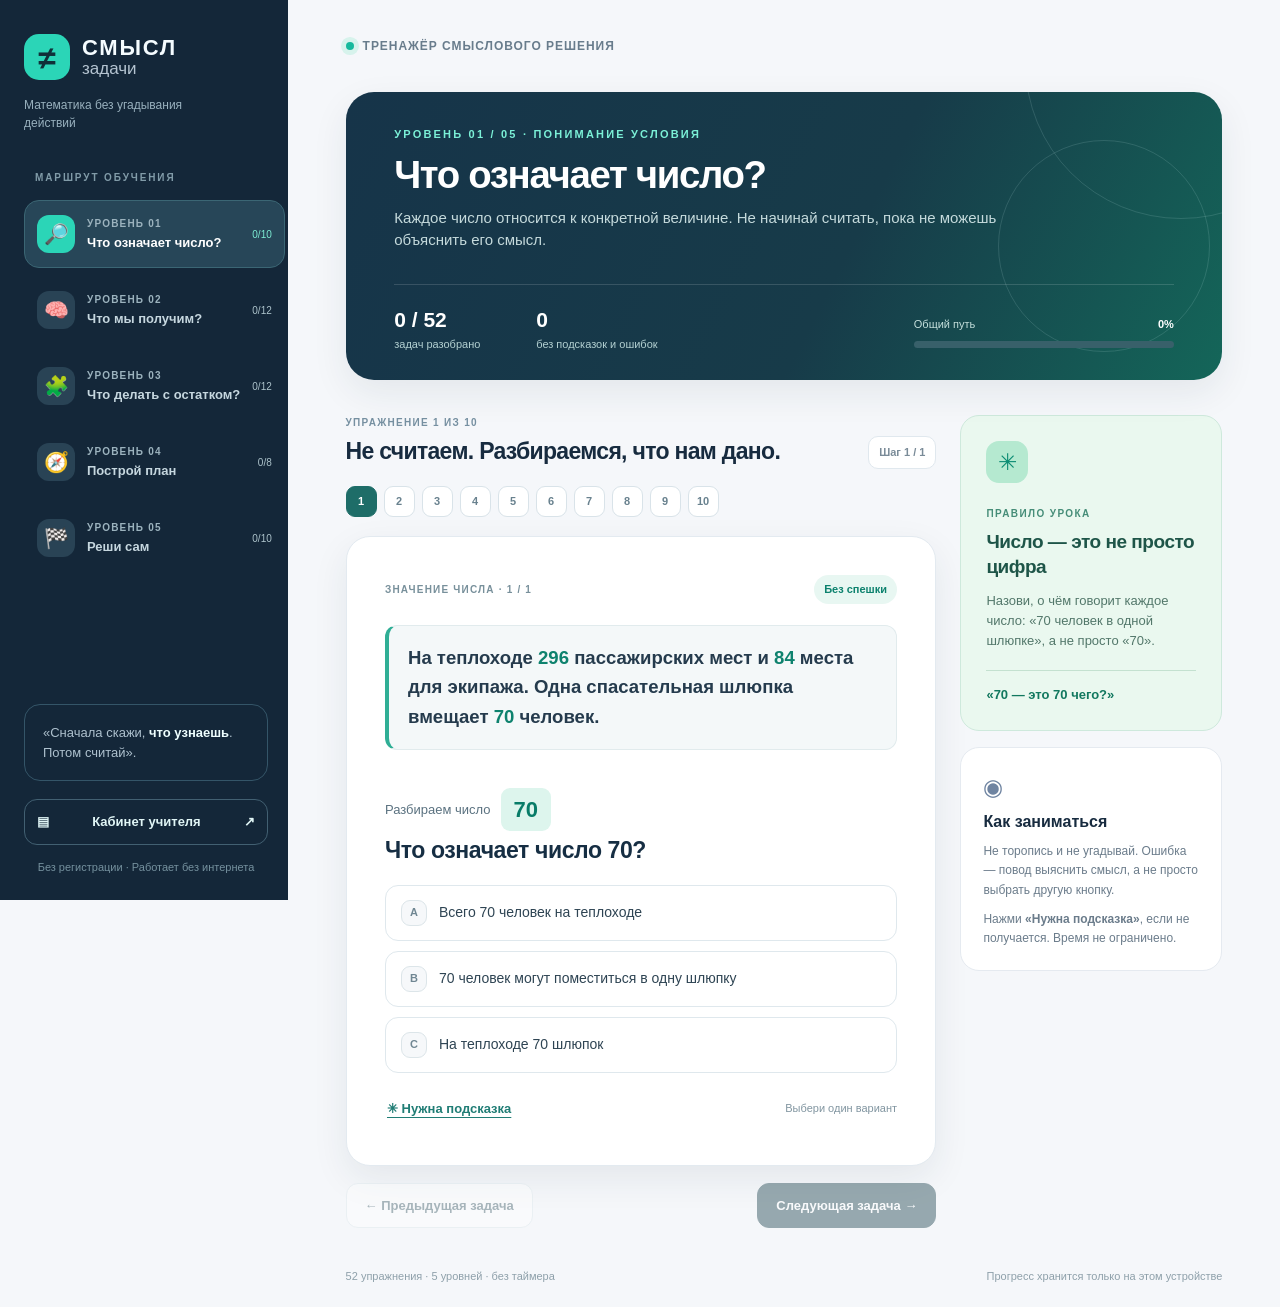
<file: smysl-zadachi/classic.html>
<!doctype html>
<html lang="ru">
<head>
  <meta charset="utf-8">
  <meta name="viewport" content="width=device-width, initial-scale=1">
  <meta name="theme-color" content="#142739">
  <meta name="description" content="Интерактивный тренажёр по осмысленному решению текстовых задач: значения чисел, смысл арифметических действий, деление с остатком и самостоятельная практика.">
  <title>Смысл задачи — тренажёр текстовых задач</title>
  <style>
:root{--ink:#172b3f;--muted:#647688;--light:#f3f6fa;--line:#dfe7ee;--navy:#142739;--teal:#0b987d;--teal-light:#e5f7f1;--purple:#6955c6;--orange:#d67b36;--blue:#4276bb;--pink:#bc587f;--shadow:0 13px 36px rgba(30,52,67,.08);--radius:24px}
*{box-sizing:border-box}html{min-height:100%;scroll-behavior:smooth}body{margin:0;font-family:Inter,-apple-system,BlinkMacSystemFont,"Segoe UI",Arial,sans-serif;background:#f5f7fa;color:var(--ink);font-size:16px;line-height:1.5}button,input{font:inherit}button{cursor:pointer}button:focus-visible,input:focus-visible{outline:3px solid #ffb856;outline-offset:3px}button:disabled{cursor:not-allowed}.app-shell{display:grid;grid-template-columns:288px minmax(0,1fr);min-height:100vh}.sidebar{position:sticky;top:0;height:100vh;background:var(--navy);color:#f5fcff;padding:34px 20px 25px 24px;display:flex;flex-direction:column;z-index:3;overflow-y:auto}.sidebar-header{margin-bottom:38px}.logo{display:flex;align-items:center;gap:12px}.logo-mark{display:grid;place-items:center;width:46px;height:46px;background:#2bd5b7;border-radius:15px;color:#103039;font-size:32px;font-weight:900}.logo-words{font-size:22px;font-weight:850;line-height:1.06;letter-spacing:.08em}.logo-words span{display:block;font-weight:500;letter-spacing:0;font-size:17px;color:#b5c4d1}.logo-caption{color:#98b0bd;font-size:12px;margin-top:16px;max-width:212px}.side-heading{font-size:10px;letter-spacing:.19em;font-weight:800;color:#819ba8;padding:0 11px;margin-bottom:15px}.level-nav{display:grid;gap:8px}.nav-item{border:1px solid transparent;background:transparent;color:#c6d7df;width:100%;border-radius:15px;padding:14px 12px;display:flex;align-items:center;gap:12px;text-align:left;transition:background .15s,border-color .15s}.nav-item:hover{background:#203b50}.nav-item.active{background:#274658;color:white;border-color:#3b6674}.nav-icon{display:grid;place-items:center;width:38px;height:38px;flex:0 0 38px;background:#294355;border-radius:12px;font-size:20px}.nav-item.active .nav-icon{background:#2bd5b7;color:#073a39}.nav-text{min-width:0;flex:1}.nav-number{display:block;font-size:10px;letter-spacing:.12em;color:#9cb3be;font-weight:700}.nav-label{display:block;white-space:nowrap;font-size:13px;font-weight:760;margin-top:2px}.nav-count{font-size:10px;color:#adc3cb;flex-shrink:0}.nav-item.active .nav-count{color:#7cebd2}.side-bottom{margin-top:auto;padding-top:26px}.sidebar-quote{padding:18px;border:1px solid #345568;border-radius:16px;color:#aec1ce;font-size:13px;line-height:1.5;margin-bottom:18px}.sidebar-quote strong{color:#efffff}.teacher-link{background:transparent;border:1px solid #426072;width:100%;color:#e1f6f6;border-radius:13px;padding:12px;display:flex;align-items:center;justify-content:space-between;font-size:13px;font-weight:700}.teacher-link:hover{border-color:#50d4c3}.side-local{color:#75919e;font-size:11px;margin-top:14px;text-align:center}.main-content{padding:0 clamp(24px,4.5vw,78px) 22px;min-width:0;max-width:1530px;width:100%;margin:0 auto}.topbar{height:92px;display:flex;align-items:center;justify-content:space-between}.topbar-label{font-size:12px;letter-spacing:.08em;color:#687c8c;text-transform:uppercase;font-weight:800;display:flex;align-items:center;gap:9px}.pulse-dot{width:8px;height:8px;background:#18b99d;border-radius:50%;box-shadow:0 0 0 5px #d7f3ec}.topbar-button{border:1px solid #d8e5eb;background:white;border-radius:12px;padding:10px 13px;color:#385568;font-weight:700;font-size:12px;display:none}.level-hero{background:linear-gradient(117deg,#163449 0%,#173b49 57%,#146659 100%);color:white;border-radius:28px;padding:34px clamp(28px,3.8vw,56px) 28px;box-shadow:var(--shadow);position:relative;overflow:hidden}.level-hero:before,.level-hero:after{content:'';position:absolute;border:1px solid rgba(222,255,250,.13);width:310px;height:310px;border-radius:100%;right:-115px;top:-185px}.level-hero:after{width:210px;height:210px;right:12px;top:48px}.hero-eyebrow{font-size:11px;letter-spacing:.2em;color:#7bf0d7;font-weight:850;margin-bottom:10px}.level-hero h1{position:relative;margin:0 0 10px;font-size:clamp(30px,3vw,47px);line-height:1.15;letter-spacing:-.035em;font-weight:830;z-index:1}.level-hero p{color:#c5dadc;max-width:660px;font-size:15px;margin:0;position:relative;z-index:1}.hero-footer{margin-top:32px;padding-top:22px;border-top:1px solid #ffffff24;display:flex;align-items:end;gap:28px;position:relative;z-index:1}.hero-stat{display:flex;flex-direction:column;min-width:114px}.hero-stat strong{font-size:21px;line-height:1.2;font-weight:790}.hero-stat span{font-size:11px;color:#b3d0d1;margin-top:4px}.hero-progress-wrap{flex:1;min-width:100px;max-width:260px;margin-left:auto;padding-bottom:4px}.hero-progress-head{display:flex;justify-content:space-between;font-size:11px;color:#c6e0dd;margin-bottom:9px}.hero-progress-head strong{color:white}.hero-progress{height:7px;background:#38606a;border-radius:8px;overflow:hidden}.hero-progress-fill{height:100%;width:0;background:#5ae1bf;transition:width .3s}.below-hero{display:grid;grid-template-columns:minmax(0,1fr) 262px;gap:24px;margin-top:35px;align-items:start}.practice-area{min-width:0}.section-row{display:flex;align-items:end;justify-content:space-between;gap:12px;margin-bottom:17px}.tiny-eyebrow{font-size:10px;color:#7690a1;letter-spacing:.13em;font-weight:850}.section-row h2{margin:4px 0 0;font-size:23px;letter-spacing:-.03em}.step-counter{border:1px solid #e0e8ee;border-radius:10px;background:white;padding:7px 10px;color:#7a8b98;font-size:11px;font-weight:750;white-space:nowrap}.task-dots{display:flex;flex-wrap:wrap;gap:7px;margin-bottom:19px}.task-dot{border:1px solid #d9e3e9;background:#fff;color:#68818e;height:31px;min-width:31px;padding:0 8px;border-radius:9px;font-size:11px;font-weight:750;transition:all .15s}.task-dot:hover{border-color:#9bc6b9;color:#0a8775}.task-dot.active{background:#1e6d68;color:white;border-color:#1e6d68}.task-dot.done{background:#e3f8ee;border-color:#b6e9d4;color:#158369}.task-dot.done.active{background:#1e6d68;color:white}.task-card{background:#fff;border:1px solid #e3eaf0;border-radius:var(--radius);padding:clamp(24px,3vw,40px);box-shadow:var(--shadow);min-height:445px;display:flex;flex-direction:column}.card-topline{display:flex;justify-content:space-between;align-items:center;gap:12px;margin-bottom:21px}.card-task-type{font-size:10px;letter-spacing:.12em;color:#78909b;font-weight:850;text-transform:uppercase}.little-indicator{font-size:11px;background:#e8f7f2;color:#0d826e;padding:6px 10px;border-radius:18px;font-weight:760}.story{font-size:clamp(18px,1.45vw,22px);line-height:1.6;font-weight:560;margin:0;color:#253b4d}.story em{font-style:normal;font-weight:760;color:#0e826e}.story-frame{padding:17px 19px;background:#f4f8f9;border:1px solid #e1ebed;border-left:4px solid #2fae95;border-radius:12px;margin-bottom:19px}.focus-line{display:flex;align-items:center;gap:10px;margin:19px 0 0;color:#5b7280;font-size:13px}.focus-pill{background:#ddf5ed;color:#087c68;padding:5px 13px;border-radius:9px;font-size:22px;font-weight:900}.expression{background:#eef3ff;border:1px solid #dce6ff;color:#2f568b;padding:9px 18px;font-size:29px;font-weight:830;letter-spacing:.02em;border-radius:14px;display:inline-flex;align-items:center;margin:2px 0 20px;align-self:start}.card-question{font-size:clamp(19px,1.8vw,25px);font-weight:820;letter-spacing:-.018em;line-height:1.35;margin:4px 0 19px;color:#162e43}.answer-grid{display:grid;gap:10px}.answer-option{border:1.5px solid #dfE8ed;background:#fff;text-align:left;border-radius:13px;padding:14px 15px;display:flex;align-items:center;gap:12px;color:#2e4453;font-size:14px;line-height:1.4;min-height:55px;transition:background .15s,border-color .15s,transform .1s}.answer-option:not(:disabled):hover{background:#f6fbfa;border-color:#88caba;transform:translateY(-1px)}.answer-letter{border-radius:9px;border:1px solid #dce5e9;color:#708793;background:#f6f8fa;font-weight:820;flex:0 0 26px;height:26px;display:grid;place-items:center;font-size:11px}.answer-option.correct{background:#ebf9ef;border-color:#27aa84;color:#0a6b55}.answer-option.correct .answer-letter{background:#1eaa88;border-color:#1eaa88;color:white}.answer-option.incorrect{background:#fff0ed;border-color:#e79b86;color:#a45237}.answer-option.incorrect .answer-letter{background:#e9ae98;color:#642d19;border-color:#e9ae98}.answer-option:disabled:not(.correct):not(.incorrect){opacity:.57}.calculation{display:flex;gap:12px;align-items:stretch;flex-wrap:wrap}.calculation input{padding:14px 17px;border:1.5px solid #d5e2e8;border-radius:12px;color:#203949;background:#fcfefe;font-size:23px;font-weight:760;width:min(225px,100%);outline:none}.calculation input:focus{border-color:#24aa91;box-shadow:0 0 0 3px #dcf7ef}.calculation button,.primary-button{border:0;background:#137d72;color:white;padding:13px 20px;border-radius:12px;font-weight:760;box-shadow:0 6px 12px #167d7220}.calculation button:hover,.primary-button:hover{background:#0c695e}.input-suffix{color:#61788a;display:flex;align-items:center;font-size:13px}.feedback{margin-top:17px;padding:15px 17px;border:1px solid #d4e8dc;background:#edf9f0;border-radius:13px;color:#225d4a;font-size:14px;line-height:1.5}.feedback.bad{border-color:#f3d5c4;background:#fff7ed;color:#7a5135}.feedback.info{border-color:#cddfe9;background:#f2f8fc;color:#335b71}.feedback-title{display:block;font-weight:840;margin-bottom:4px}.answer-actions{display:flex;gap:10px;align-items:center;justify-content:space-between;flex-wrap:wrap;margin-top:auto;padding-top:18px}.plain-action{background:transparent;border:0;color:#207d75;padding:8px 2px;font-size:13px;font-weight:760;text-decoration:underline;text-underline-offset:4px}.plain-action:hover{color:#075a52}.ghost-action{background:#f5f8fa;border:1px solid #e1e9ed;color:#516d7a;border-radius:11px;padding:9px 13px;font-size:12px;font-weight:730}.ghost-action:hover{background:#eaf1f4}.helper-actions{display:flex;gap:16px;align-items:center;flex-wrap:wrap}.mini-label{color:#8195a0;font-size:11px}.task-controls{display:flex;justify-content:space-between;align-items:center;gap:10px;margin-top:17px}.nav-button{display:inline-flex;gap:10px;align-items:center;border:1px solid #dce7eb;background:white;color:#3d5b66;border-radius:12px;padding:12px 18px;font-weight:760;font-size:13px}.nav-button:hover{background:#eff6f7}.nav-button:disabled{opacity:.42}.nav-button.next{background:#163e49;border-color:#163e49;color:white}.nav-button.next:hover{background:#0d6864}.coach-column{display:grid;gap:16px}.coach-card{border:1px solid #cee9dc;border-radius:19px;background:#eaf8ef;padding:25px}.coach-icon{width:42px;height:42px;background:#b5e9d0;display:grid;place-items:center;color:#0b8c73;font-size:23px;border-radius:13px;margin-bottom:23px}.coach-eyebrow{font-size:10px;letter-spacing:.14em;color:#468d78;font-weight:850}.coach-card h3{font-size:19px;line-height:1.3;margin:9px 0 11px;color:#1e5548;letter-spacing:-.025em}.coach-card p{font-size:13px;color:#52776a;margin:0;line-height:1.55}.coach-motto{border-top:1px solid #c4e1d0;margin-top:19px;padding-top:14px;font-weight:780;font-size:13px;color:#12785f}.micro-card{padding:22px;border:1px solid #e5eaf0;background:#fff;border-radius:19px}.micro-icon{font-size:23px;color:#6f84a1}.micro-card h3{font-size:16px;margin:6px 0 8px}.micro-card p{font-size:12px;line-height:1.6;color:#6b7c8b;margin:0}.micro-card .micro-second{margin-top:10px}.page-footer{margin:40px 0 0;display:flex;justify-content:space-between;gap:12px;color:#8ea0aa;font-size:11px}.division-summary{border:1px solid #ecdfcf;background:#fff8ec;border-radius:14px;padding:14px 17px;margin:-2px 0 19px}.division-equation{font-size:25px;font-weight:870;color:#995d31;letter-spacing:.01em}.division-caption{color:#956f54;font-size:12px;margin-top:3px}.groups-visual{display:flex;gap:5px;align-items:center;margin-top:14px;flex-wrap:wrap}.group-block{width:32px;height:29px;border-radius:8px;background:#d4b58e;border:1px solid #bb9970;display:grid;place-items:center;font-size:10px;font-weight:800;color:#654224}.group-partial{border:2px dashed #d59662;background:#fff6e8;color:#a45f2e}.group-overflow{color:#a47c57;font-size:11px;font-weight:700}.success-panel{margin-top:20px;border-radius:17px;background:linear-gradient(115deg,#e4f9ed,#e7f5f6);border:1px solid #c4ebd6;padding:21px}.success-panel h3{color:#146852;margin:0 0 7px;font-size:20px}.success-panel p{margin:0;color:#376b5d;font-size:14px;line-height:1.6}.done-badge{display:inline-flex;gap:6px;align-items:center;color:#087d65;font-size:12px;font-weight:820;background:#d4f5e5;border-radius:16px;padding:6px 10px;margin-bottom:9px}.level-finish{padding:16px 4px 6px;text-align:center}.level-finish-icon{font-size:56px;margin-bottom:10px}.level-finish h2{font-size:30px;letter-spacing:-.03em;margin:0 0 10px}.level-finish p{max-width:500px;margin:0 auto 23px;color:#617787}.finish-quote{padding:18px 22px;background:#eff8f2;border-radius:13px;color:#176c5c;font-size:15px;font-weight:700;max-width:520px;margin:0 auto 25px}.finish-actions{display:flex;justify-content:center;gap:11px;flex-wrap:wrap}.modal-backdrop[hidden]{display:none}.modal-backdrop{position:fixed;inset:0;background:#0d2336a9;z-index:20;display:grid;place-items:center;padding:18px}.teacher-modal{background:#fff;border-radius:24px;width:min(690px,100%);max-height:calc(100vh - 36px);overflow-y:auto;padding:27px;box-shadow:0 20px 70px #0003}.modal-header{display:flex;justify-content:space-between;align-items:start;gap:20px}.modal-header h2{font-size:28px;letter-spacing:-.035em;margin:2px 0 22px}.icon-close{width:38px;height:38px;border:1px solid #dce6ec;background:#fff;border-radius:10px;font-size:25px;line-height:1}.teacher-intro{font-size:13px;color:#657a88;margin:0 0 18px}.report-cards{display:grid;grid-template-columns:repeat(3,minmax(0,1fr));gap:10px;margin-bottom:20px}.report-card{background:#f2f7f8;border:1px solid #e5ebef;border-radius:14px;padding:13px}.report-card strong{display:block;font-size:25px;color:#173e49}.report-card span{font-size:11px;color:#647d88}.teacher-subtitle{font-size:16px;margin:22px 0 10px}.report-level{display:flex;align-items:center;justify-content:space-between;padding:10px 0;border-bottom:1px solid #eef1f3;gap:12px;font-size:13px}.report-level span{color:#607785}.error-grid{display:grid;grid-template-columns:repeat(2,minmax(0,1fr));gap:9px}.error-item{border:1px solid #e2eaf0;border-radius:12px;padding:11px;font-size:12px;color:#506a79}.error-item strong{display:block;font-size:19px;color:#203e50}.teacher-howto{border-left:4px solid #24ab8f;background:#f1f8f5;padding:15px 18px;border-radius:8px;font-size:13px;line-height:1.7;color:#446756;margin-top:20px}.teacher-howto p{margin:5px 0}.modal-actions{display:flex;gap:10px;flex-wrap:wrap;margin-top:21px;border-top:1px solid #e8eef0;padding-top:18px}.button-secondary,.button-danger{border:1px solid #cbdce2;background:#fff;color:#285e5b;font-weight:740;padding:10px 13px;border-radius:11px;font-size:12px}.button-danger{color:#ac534b;border-color:#efd5d1;margin-left:auto}.button-danger:hover{background:#fff4f3}.button-secondary:hover{background:#f1f8f6}
@media(max-width:1200px){.below-hero{grid-template-columns:minmax(0,1fr) 235px}.main-content{padding-left:29px;padding-right:29px}.sidebar{width:260px;padding-left:15px}.app-shell{grid-template-columns:260px minmax(0,1fr)}}
@media(max-width:1020px){.app-shell{display:block}.sidebar{height:auto;width:100%;position:relative;padding:16px 20px;overflow:visible}.sidebar-header{margin:0 0 15px}.logo-mark{width:36px;height:36px;font-size:25px;border-radius:10px}.logo-words{font-size:17px}.logo-words span{font-size:12px}.logo-caption,.side-heading,.side-bottom{display:none}.level-nav{display:flex;overflow-x:auto;gap:8px;scrollbar-width:thin}.nav-item{min-width:183px;padding:9px 11px}.nav-icon{width:32px;height:32px;flex-basis:32px;font-size:16px}.nav-label{font-size:11px}.nav-count{display:none}.main-content{padding:0 24px 30px}.topbar{height:60px}.topbar-button{display:block}}
@media(max-width:780px){.below-hero{grid-template-columns:1fr}.coach-column{grid-template-columns:repeat(2,minmax(0,1fr))}.task-card{min-height:auto}.level-hero{padding:28px}.page-footer{margin-top:24px}.coach-card,.micro-card{padding:18px}.coach-icon{margin-bottom:12px}}
@media(max-width:560px){.sidebar{padding:12px 14px}.main-content{padding:0 14px 25px}.topbar-label{font-size:10px}.level-hero{padding:25px 22px;border-radius:21px}.level-hero h1{font-size:30px}.hero-footer{margin-top:23px;gap:15px;flex-wrap:wrap}.hero-progress-wrap{order:3;max-width:none;flex-basis:100%}.hero-stat{min-width:125px}.below-hero{margin-top:24px}.section-row h2{font-size:19px}.step-counter{font-size:10px}.task-card{padding:21px;border-radius:18px}.story{font-size:17px}.story-frame{padding:15px}.card-question{font-size:20px}.answer-option{padding:12px 10px;font-size:13px}.coach-column{grid-template-columns:1fr}.micro-card{display:none}.coach-card{padding:18px}.coach-icon{display:none}.coach-card h3{font-size:16px}.task-controls .nav-button{padding:10px 12px;font-size:12px}.page-footer{flex-direction:column;gap:5px}.teacher-modal{padding:20px}.report-cards{gap:5px}.report-card{padding:9px}.report-card strong{font-size:20px}.error-grid{grid-template-columns:1fr}.button-danger{margin-left:0}.calculation input{width:145px}.topbar-button{font-size:11px}}
@media(prefers-reduced-motion:reduce){*,*:before,*:after{transition-duration:0s!important;scroll-behavior:auto!important}}

</style>
</head>
<body>
<div class="app-shell">
  <aside class="sidebar" aria-label="Разделы тренажёра">
    <div class="sidebar-header">
      <div class="logo"><span class="logo-mark">≠</span><span class="logo-words">СМЫСЛ<span>задачи</span></span></div>
      <div class="logo-caption">Математика без угадывания действий</div>
    </div>
    <div class="side-heading">МАРШРУТ ОБУЧЕНИЯ</div>
    <nav id="level-nav" class="level-nav" aria-label="Выберите уровень"></nav>
    <div class="side-bottom">
      <div class="sidebar-quote">«Сначала скажи, <strong>что узнаешь</strong>. Потом считай».</div>
      <button class="teacher-link" id="teacher-open" type="button"><span aria-hidden="true">▤</span> Кабинет учителя <span aria-hidden="true">↗</span></button>
      <div class="side-local">Без регистрации · Работает без интернета</div>
    </div>
  </aside>

  <main class="main-content" id="main-content">
    <div class="topbar">
      <div class="topbar-label"><span class="pulse-dot"></span> Тренажёр смыслового решения</div>
      <button type="button" id="mobile-teacher" class="topbar-button">Для учителя <span aria-hidden="true">↗</span></button>
    </div>

    <section class="level-hero" aria-labelledby="level-title">
      <div class="hero-eyebrow" id="hero-eyebrow">УРОВЕНЬ 01 / 05</div>
      <h1 id="level-title">Что означает число?</h1>
      <p id="level-subtitle"></p>
      <div class="hero-footer">
        <div class="hero-stat"><strong id="overall-complete">0 / 52</strong><span>задач разобрано</span></div>
        <div class="hero-stat"><strong id="overall-independent">0</strong><span>без подсказок и ошибок</span></div>
        <div class="hero-progress-wrap"><div class="hero-progress-head"><span>Общий путь</span><strong id="overall-percent">0%</strong></div><div class="hero-progress"><div id="overall-bar" class="hero-progress-fill"></div></div></div>
      </div>
    </section>

    <div class="below-hero">
      <section class="practice-area">
        <div class="section-row">
          <div><div class="tiny-eyebrow" id="exercise-label">УПРАЖНЕНИЕ 1 ИЗ 10</div><h2 id="exercise-heading">Разбираем задачу</h2></div>
          <div class="step-counter" id="step-counter">Шаг 1 / 1</div>
        </div>
        <div class="task-dots" id="task-dots" aria-label="Выбор задачи"></div>
        <article class="task-card" id="task-card" aria-live="polite"></article>
        <div class="task-controls" id="task-controls"></div>
      </section>
      <aside class="coach-column" aria-label="Подсказки и обучение">
        <div class="coach-card">
          <div class="coach-icon" aria-hidden="true">✳</div>
          <div class="coach-eyebrow">ПРАВИЛО УРОКА</div>
          <h3 id="coach-title">Число — это не просто цифра</h3>
          <p id="coach-description">Обязательно называй величину, которая стоит за числом.</p>
          <div class="coach-motto" id="coach-motto">«70 — это 70 чего?»</div>
        </div>
        <div class="micro-card">
          <div class="micro-icon">◉</div>
          <h3>Как заниматься</h3>
          <p>Не торопись и не угадывай. Ошибка — повод выяснить смысл, а не просто выбрать другую кнопку.</p>
          <p class="micro-second">Нажми <strong>«Нужна подсказка»</strong>, если не получается. Время не ограничено.</p>
        </div>
      </aside>
    </div>
    <footer class="page-footer"><span>52 упражнения · 5 уровней · без таймера</span><span>Прогресс хранится только на этом устройстве</span></footer>
  </main>
</div>

<div class="modal-backdrop" id="teacher-modal" hidden>
  <section class="teacher-modal" role="dialog" aria-modal="true" aria-labelledby="teacher-title">
    <div class="modal-header"><div><div class="tiny-eyebrow">ПАНЕЛЬ НАСТАВНИКА</div><h2 id="teacher-title">Карта обучения</h2></div><button class="icon-close" id="teacher-close" type="button" aria-label="Закрыть">×</button></div>
    <div id="teacher-content"></div>
    <div class="modal-actions"><button id="copy-report" class="button-secondary" type="button">Скопировать отчёт</button><button id="reset-progress" class="button-danger" type="button">Сбросить прогресс</button></div>
  </section>
</div>
<script>
'use strict';

const LEVELS = [
  { id:'meaning', number:'01', icon:'🔎', title:'Что означает число?', short:'Не считаем. Разбираемся, что нам дано.', subtitle:'Каждое число относится к конкретной величине. Не начинай считать, пока не можешь объяснить его смысл.', tag:'Понимание условия', tone:'mint', tasks:[
    {id:'m01', story:'На теплоходе 296 пассажирских мест и 84 места для экипажа. Одна спасательная шлюпка вмещает 70 человек.', focus:'70', prompt:'Что означает число 70?', choices:['Всего 70 человек на теплоходе','70 человек могут поместиться в одну шлюпку','На теплоходе 70 шлюпок'], correct:1, explain:'70 человек — вместимость ОДНОЙ шлюпки, а не количество людей или шлюпок.', hint:'Проверь слова, стоящие рядом с числом 70: «одна шлюпка вмещает…».'},
    {id:'m02', story:'На теплоходе 296 пассажирских мест и 84 места для экипажа.', focus:'84', prompt:'Что обозначает число 84?', choices:['Количество мест для экипажа','Общее количество мест на теплоходе','Количество свободных мест'], correct:0, explain:'84 — число мест именно для экипажа. Общее число мест пока не найдено.', hint:'Вспомни, чьи именно места названы после числа 84.'},
    {id:'m03', story:'Для одного парника требуется 14 м плёнки. В наличии 100 м плёнки.', focus:'14', prompt:'Что означает число 14?', choices:['Всего имеется 14 м плёнки','Столько парников можно сделать','Столько метров плёнки нужно на один парник'], correct:2, explain:'14 м — расход на ОДИН парник. 100 м — общий запас.', hint:'Прочитай только фразу «для одного парника требуется…».'},
    {id:'m04', story:'В каждой упаковке 20 тюльпанов. Купили 10 упаковок.', focus:'20', prompt:'Что означает число 20?', choices:['20 упаковок','Всего купили 20 тюльпанов','В одной упаковке 20 тюльпанов'], correct:2, explain:'20 — количество тюльпанов В ОДНОЙ упаковке, а не во всех десяти.', hint:'К чему относится выражение «в каждой»?'},
    {id:'m05', story:'Из тюльпанов составляют букеты по 17 цветов.', focus:'17', prompt:'Что означает число 17?', choices:['17 тюльпанов в одном букете','Всего 17 букетов','17 тюльпанов осталось'], correct:0, explain:'17 — размер ОДНОГО букета. Сколько всего букетов, ещё неизвестно.', hint:'«По 17 цветов» — это сколько на один букет.'},
    {id:'m06', story:'160 кг мандаринов раскладывают в ящики вместимостью 12 кг.', focus:'12', prompt:'Что означает число 12?', choices:['12 кг мандаринов всего','Максимум 12 кг в одном ящике','Потребуется 12 ящиков'], correct:1, explain:'12 кг — вместимость одного ящика. Все 160 кг ещё надо разложить.', hint:'Вместимость — сколько можно положить В ОДИН ящик.'},
    {id:'m07', story:'На счёте телефона было 250 ₽. После разговора осталось 75 ₽. Минута стоит 2 ₽ 50 коп.', focus:'75', prompt:'Что означает число 75?', choices:['Сколько денег потратили','Стоимость минуты разговора','Сколько денег осталось на счёте'], correct:2, explain:'75 ₽ — остаток на счёте. Стоимость разговора пока нужно вычислить.', hint:'В условии буквально сказано «осталось 75 ₽».'},
    {id:'m08', story:'Для перевозки нефти используют 43 автоцистерны грузоподъёмностью 32 т каждая.', focus:'32', prompt:'Что означает число 32?', choices:['32 т в одной автоцистерне','Всего перевезут 32 т','Используют 32 автоцистерны'], correct:0, explain:'32 т — груз одной автоцистерны. Таких автоцистерн 43.', hint:'Найди слово «каждая»: оно означает одну цистерну.'},
    {id:'m09', story:'Есть 23 конфеты. В каждый подарочный набор кладут ровно 5 конфет.', focus:'23', prompt:'Что означает число 23?', choices:['Количество наборов','Количество конфет в наборе','Общее количество конфет'], correct:2, explain:'23 — сколько конфет всего; 5 — размер одного полного набора.', hint:'Сколько конфет мы имеем ДО раскладывания?'},
    {id:'m10', story:'На экскурсию отправились три автобуса. В каждом по 40 мест.', focus:'3', prompt:'Что означает число 3?', choices:['Общее количество автобусов','Число мест в одном автобусе','Всего три пассажира'], correct:0, explain:'3 — количество автобусов, 40 — число мест В КАЖДОМ автобусе.', hint:'Чего именно три?'},
  ]},
  { id:'result', number:'02', icon:'🧠', title:'Что мы получим?', short:'Предсказываем смысл действия до вычисления.', subtitle:'Не обязательно вычислять результат. Сначала назови, какую величину даст выражение.', tag:'Смысл действия', tone:'blue', tasks:[
    {id:'r01', story:'296 пассажиров и 84 члена экипажа.', expression:'296 + 84', prompt:'Что показывает сумма?', choices:['Сколько всего человек на теплоходе','Сколько человек в одной шлюпке','Сколько шлюпок потребуется'], correct:0, explain:'Сложили две группы людей — получили общее количество людей.', hint:'Если объединить пассажиров и экипаж, что получится?'},
    {id:'r02', story:'Всего 380 человек; одна шлюпка вмещает 70 человек.', expression:'380 : 70', prompt:'Что даёт деление с остатком?', choices:['Количество мест для экипажа','Число полных групп по 70 и сколько людей осталось','Количество людей на борту'], correct:1, explain:'Деление даёт 5 полных групп по 70 и остаток 30 человек. Но число необходимых шлюпок ещё нужно осмыслить.', hint:'380 человек распределяют по группам, максимум 70 человек в каждой.'},
    {id:'r03', story:'В одной шлюпке помещается 70 человек. Взяли 5 шлюпок.', expression:'5 × 70', prompt:'Что показывает произведение?', choices:['Сколько людей останется','Сколько полных шлюпок получится из 380 человек','Сколько людей можно разместить в пяти шлюпках'], correct:2, explain:'Это 350 мест в пяти шлюпках.', hint:'Пять одинаковых групп по 70 человек.'},
    {id:'r04', story:'Всего 380 человек. В пяти шлюпках разместились 350 человек.', expression:'380 − 350', prompt:'Что показывает разность?', choices:['Сколько людей ещё не разместили','Сколько шлюпок осталось','Сколько человек уже разместили'], correct:0, explain:'Это 30 человек, которым всё ещё нужна шлюпка.', hint:'Из общего количества вычли тех, кто уже разместился.'},
    {id:'r05', story:'В одной упаковке 20 тюльпанов. Купили 10 упаковок.', expression:'20 × 10', prompt:'Что мы узнаем?', choices:['Сколько тюльпанов в одном букете','Сколько тюльпанов всего','Сколько упаковок осталось'], correct:1, explain:'Получим 200 тюльпанов во всех упаковках.', hint:'Одинаковое количество цветов взяли 10 раз.'},
    {id:'r06', story:'Есть 200 тюльпанов. Для полного букета требуется 17 тюльпанов.', expression:'200 : 17', prompt:'Что обозначат частное и остаток?', choices:['Сколько цветов было в каждой упаковке','Сколько упаковок купили','Сколько полных букетов и сколько цветов осталось'], correct:2, explain:'11 полных букетов и 13 отдельных тюльпанов.', hint:'Из 200 цветов делаем полные группы по 17.'},
    {id:'r07', story:'43 автоцистерны, каждая перевозит 32 т нефти.', expression:'43 × 32', prompt:'Что показывает произведение?', choices:['Сколько всего тонн нефти требуется перевезти','Сколько железнодорожных цистерн понадобится','Сколько тонн нефти останется'], correct:0, explain:'Это весь груз: 1376 т нефти.', hint:'Сколько тонн во всех 43 автоцистернах вместе?'},
    {id:'r08', story:'В одну железнодорожную цистерну помещается 60 т нефти. Есть 23 цистерны.', expression:'23 × 60', prompt:'Что получим?', choices:['Количество автоцистерн','Общую вместимость 23 железнодорожных цистерн','Количество нефти в одной автоцистерне'], correct:1, explain:'23 цистерны вмещают 1380 т нефти вместе.', hint:'По 60 т в каждой из 23 цистерн.'},
    {id:'r09', story:'На счёте было 250 ₽, осталось 75 ₽.', expression:'250 − 75', prompt:'Что показывает разность?', choices:['Стоимость минуты разговора','Сколько минут разговаривали','Сколько денег потратили на разговор'], correct:2, explain:'На разговор потратили 175 ₽.', hint:'Было минус осталось — что израсходовали?'},
    {id:'r10', story:'На разговор потратили 175 ₽. Каждая минута стоила 2,5 ₽.', expression:'175 : 2,5', prompt:'Что показывает частное?', choices:['Сколько минут длился разговор','Сколько рублей осталось на счёте','Сколько стоила одна минута'], correct:0, explain:'Получим 70 минут разговора.', hint:'Общую стоимость делим на стоимость одной минуты.'},
    {id:'r11', story:'160 кг мандаринов раскладывают по 12 кг в ящик.', expression:'160 : 12', prompt:'Что можно узнать из деления?', choices:['Сколько килограммов продали','Сколько полных ящиков и сколько килограммов останется','Сколько мандаринов в одной штуке'], correct:1, explain:'13 полных ящиков и ещё 4 кг. Для всех мандаринов потребуется 14-й ящик.', hint:'Проверь, сколько полных групп по 12 и сколько не вошло.'},
    {id:'r12', story:'На один парник нужно 14 м плёнки. На семь парников — одинаковый расход.', expression:'14 × 7', prompt:'Что мы узнаем?', choices:['Количество парников из 100 м','Сколько метров плёнки останется','Сколько метров плёнки уйдёт на 7 парников'], correct:2, explain:'На семь парников потребуется 98 м плёнки.', hint:'Один парник — 14 м; семь парников — семь раз по 14 м.'},
  ]},
  { id:'remainder', number:'03', icon:'🧩', title:'Что делать с остатком?', short:'Разделить мало — нужно понять ответ.', subtitle:'Частное и остаток — это разные величины. Узнай их смысл, а потом реши, прибавлять ли ещё одну группу.', tag:'Деление с остатком', tone:'orange', tasks:[
    {id:'o01', story:'На теплоходе 380 человек. Одна шлюпка вмещает 70 человек. Сколько шлюпок нужно, чтобы спасти всех?', total:380, per:70, q:5, rem:30, qText:'5 полностью заполненных шлюпок', qWrong:['5 человек в шлюпке','5 свободных мест'], remText:'30 человек остались без места', remWrong:['30 свободных мест','30 дополнительных шлюпок'], finalChoices:['5 шлюпок','6 шлюпок','7 шлюпок'], correct:1, explain:'Пять шлюпок вмещают 350 человек. Остальные 30 должны сесть в шестую шлюпку.', hintFinal:'Цель — разместить ВСЕХ. Можно ли оставить 30 человек без шлюпки?', unit:'шлюпок', decision:'all'},
    {id:'o02', story:'160 кг мандаринов раскладывают в ящики вместимостью 12 кг. Сколько ящиков потребуется для всех мандаринов?', total:160, per:12, q:13, rem:4, qText:'13 полных ящиков по 12 кг', qWrong:['13 кг всего','13 свободных мест'], remText:'4 кг ещё не разложены', remWrong:['4 пустых ящика','4 кг свободного места в каждом ящике'], finalChoices:['13 ящиков','14 ящиков','15 ящиков'], correct:1, explain:'13 ящиков полны, а 4 кг нельзя оставлять без ящика. Нужен 14-й.', hintFinal:'Все 160 кг должны оказаться в ящиках.', unit:'ящиков', decision:'all'},
    {id:'o03', story:'Для парника нужно ровно 14 м плёнки. Есть 100 м. Сколько ПОЛНЫХ парников можно изготовить?', total:100, per:14, q:7, rem:2, qText:'7 парников, на каждый хватает 14 м', qWrong:['7 метров плёнки','7 лишних парников'], remText:'2 м плёнки осталось', remWrong:['2 готовых парника','2 м нужно для одного парника'], finalChoices:['7 парников','8 парников','9 парников'], correct:0, explain:'На восьмой парник не хватает 12 м. Из оставшихся 2 м ещё один парник не получится.', hintFinal:'Достаточно ли 2 м для ПОЛНОГО парника, которому нужно 14 м?', unit:'парников', decision:'full'},
    {id:'o04', story:'Из 200 тюльпанов собирают букеты РОВНО по 17 цветов. Сколько полных букетов получится?', total:200, per:17, q:11, rem:13, qText:'11 готовых букетов по 17 тюльпанов', qWrong:['11 тюльпанов всего','11 неиспользованных цветов'], remText:'13 тюльпанов осталось вне букетов', remWrong:['13 полных букетов','13 цветов в каждом букете'], finalChoices:['11 букетов','12 букетов','13 букетов'], correct:0, explain:'13 оставшихся тюльпанов не образуют полный букет из 17. Ответ — 11.', hintFinal:'В вопросе сказано «полных букетов». Достаточно ли оставшихся цветов для ещё одного?', unit:'букетов', decision:'full'},
    {id:'o05', story:'23 школьника едут на экскурсию. Одна машина вмещает 5 школьников. Сколько машин необходимо всем?', total:23, per:5, q:4, rem:3, qText:'4 полные машины по 5 учеников', qWrong:['4 ученика всего','4 свободных места'], remText:'3 ученика пока без машины', remWrong:['3 запасные машины','3 места свободны'], finalChoices:['4 машины','5 машин','6 машин'], correct:1, explain:'Четыре машины увезут 20 учеников. Для трёх оставшихся нужна пятая машина.', hintFinal:'Троих ребят нельзя оставить на месте.', unit:'машин', decision:'all'},
    {id:'o06', story:'Есть 23 конфеты. В подарочный набор кладут РОВНО по 5 конфет. Сколько полных наборов получится?', total:23, per:5, q:4, rem:3, qText:'4 полных подарочных набора', qWrong:['4 конфеты в каждом наборе','4 лишние конфеты'], remText:'3 конфеты останутся без набора', remWrong:['3 полных набора','3 свободных набора'], finalChoices:['4 полных набора','5 полных наборов','6 полных наборов'], correct:0, explain:'Дополнительный набор должен содержать 5 конфет. Трёх недостаточно.', hintFinal:'Нужны именно ПОЛНЫЕ наборы.', unit:'наборов', decision:'full'},
    {id:'o07', story:'141 человек нужно перевезти на катере вместимостью 70 человек за рейс. Сколько рейсов минимум потребуется?', total:141, per:70, q:2, rem:1, qText:'2 полных рейса по 70 человек', qWrong:['2 человека осталось','2 свободных места'], remText:'1 человек ещё не перевезён', remWrong:['1 свободное место','1 полный катер'], finalChoices:['2 рейса','3 рейса','4 рейса'], correct:1, explain:'За два рейса перевезут 140 человек, а последнему нужен третий рейс.', hintFinal:'Даже один оставшийся человек должен добраться до места.', unit:'рейсов', decision:'all'},
    {id:'o08', story:'140 человек перевозят катером по 70 человек за рейс. Сколько рейсов нужно?', total:140, per:70, q:2, rem:0, qText:'2 рейса, в каждом по 70 человек', qWrong:['2 человека осталось','2 лишних рейса'], remText:'Никто не остался — остаток равен нулю', remWrong:['Ещё 70 человек ждут','Нужен один дополнительный рейс'], finalChoices:['2 рейса','3 рейса','4 рейса'], correct:0, explain:'140 человек точно помещаются в два рейса. Третий не нужен.', hintFinal:'Остаток 0: все уже перевезены.', unit:'рейсов', decision:'all'},
    {id:'o09', story:'38 бутылок нужно перевезти в коробках вместимостью 6 бутылок. Сколько коробок нужно для ВСЕХ бутылок?', total:38, per:6, q:6, rem:2, qText:'6 коробок полностью заполнены', qWrong:['6 бутылок всего','6 свободных коробок'], remText:'2 бутылки ещё не упакованы', remWrong:['2 пустые коробки','2 коробки уже закрыли'], finalChoices:['6 коробок','7 коробок','8 коробок'], correct:1, explain:'36 бутылок входят в шесть коробок; две оставшиеся потребуют седьмую.', hintFinal:'Все 38 бутылок должны быть в коробках.', unit:'коробок', decision:'all'},
    {id:'o10', story:'Из 38 бутылок собирают наборы РОВНО по 6 бутылок. Сколько полных наборов можно собрать?', total:38, per:6, q:6, rem:2, qText:'6 полных наборов по 6 бутылок', qWrong:['6 отдельных бутылок','6 бутылок осталось'], remText:'2 бутылки остались вне наборов', remWrong:['2 полных набора','2 коробки нужны дополнительно'], finalChoices:['6 наборов','7 наборов','8 наборов'], correct:0, explain:'Чтобы собрать седьмой набор, нужны ещё четыре бутылки.', hintFinal:'Нужны только ПОЛНЫЕ наборы из шести бутылок.', unit:'наборов', decision:'full'},
    {id:'o11', story:'64 книги нужно поставить на полки, каждая вмещает максимум 10 книг. Сколько полок потребуется для всех книг?', total:64, per:10, q:6, rem:4, qText:'6 полных полок по 10 книг', qWrong:['6 книг всего','6 свободных мест'], remText:'4 книги ещё не поставлены', remWrong:['4 полных полки','4 книги на каждой полке'], finalChoices:['6 полок','7 полок','8 полок'], correct:1, explain:'60 книг занимают шесть полок, а для последних четырёх нужна седьмая.', hintFinal:'Четыре оставшиеся книги тоже должны оказаться на полке.', unit:'полок', decision:'all'},
    {id:'o12', story:'72 спортсмена разделили на команды РОВНО по 8 человек. Сколько полных команд получилось?', total:72, per:8, q:9, rem:0, qText:'9 полных команд по 8 спортсменов', qWrong:['9 спортсменов всего','9 запасных человек'], remText:'Никого не осталось вне команд', remWrong:['Ещё 8 человек ждут','Осталась одна неполная команда'], finalChoices:['8 команд','9 команд','10 команд'], correct:1, explain:'72 делится на 8 без остатка. Получится 9 команд, лишняя не нужна.', hintFinal:'Остатка нет. Сколько уже полных команд?', unit:'команд', decision:'full'},
  ]},
  { id:'plan', number:'04', icon:'🧭', title:'Построй план', short:'Сначала одна величина, затем следующая.', subtitle:'На каждом шаге ответь, ЧТО узнаём и КАК. Переходи к вычислению только после построения плана.', tag:'Последовательность действий', tone:'purple', tasks:[
    {id:'p01', story:'В каждой из 10 упаковок по 20 тюльпанов. Из них делают букеты ровно по 17 тюльпанов. Сколько полных букетов выйдет и сколько цветов останется?', steps:[
      {ask:'Что необходимо узнать первым?', choices:['Сколько всего тюльпанов','Сколько букетов получилось','Сколько цветов в букете'], correct:0, explain:'Пока неизвестно, сколько цветов в десяти упаковках.', hint:'Чтобы делать букеты, нужно сначала знать общий запас цветов.', skill:'sequence'},
      {ask:'Каким действием найдём общее число тюльпанов?', choices:['20 : 10','20 × 10','20 + 17'], correct:1, explain:'20 × 10 = 200 тюльпанов во всех упаковках.', hint:'В каждой из 10 упаковок ОДИНАКОВО по 20 цветов.', skill:'operation'},
      {ask:'Что делаем дальше, когда знаем, что всего 200 тюльпанов?', choices:['200 × 17','200 − 10','200 : 17 с остатком'], correct:2, explain:'Из 200 тюльпанов формируем полные группы по 17.', hint:'Сколько полных групп по 17 помещается в 200?', skill:'operation'},
      {ask:'Сколько ПОЛНЫХ букетов получилось?', type:'number', answer:11, suffix:'букетов', explain:'200 : 17 = 11 (ост. 13). Полных букетов 11.', hint:'17 × 11 = 187, а 17 × 12 = 204 — это больше 200.', skill:'calculate'},
      {ask:'Сколько тюльпанов осталось?', type:'number', answer:13, suffix:'тюльпанов', explain:'200 − 11 × 17 = 13 тюльпанов.', hint:'В 11 букетах 187 цветов. Сколько осталось от 200?', skill:'calculate'},
    ], summary:'20 × 10 = 200 цветов → 200 : 17 = 11 (ост. 13). Ответ: 11 полных букетов, 13 цветов осталось.'},
    {id:'p02', story:'На теплоходе 296 пассажиров и 84 члена экипажа. Шлюпка вмещает 70 человек. Сколько шлюпок требуется для всех?', steps:[
      {ask:'Что узнаём первым?', choices:['Общее количество людей','Количество свободных мест в одной шлюпке','Число готовых шлюпок'], correct:0, explain:'Надо объединить пассажиров и экипаж.', hint:'Сколько человек всего необходимо спасти?', skill:'sequence'},
      {ask:'Как найти общее количество людей?', choices:['296 − 84','296 : 84','296 + 84'], correct:2, explain:'296 + 84 = 380 человек.', hint:'Пассажиры И экипаж — обе группы надо учесть.', skill:'operation'},
      {ask:'Какое действие поможет распределить людей по шлюпкам?', choices:['380 × 70','380 : 70 с остатком','380 − 70'], correct:1, explain:'380 : 70 = 5 (ост. 30).', hint:'Сколько групп по 70 можно составить из 380?', skill:'operation'},
      {ask:'Сколько шлюпок понадобится ВСЕМ 380 людям?', type:'number', answer:6, suffix:'шлюпок', explain:'Пять шлюпок — 350 мест, ещё 30 человек сядут в шестую.', hint:'После пяти полных шлюпок 30 человек всё ещё ждут места.', skill:'remainder'},
    ], summary:'296 + 84 = 380 человек → 380 : 70 = 5 (ост. 30). Ответ: 6 шлюпок.'},
    {id:'p03', story:'43 автоцистерны привезли по 32 т нефти. Её перекачивают в железнодорожные цистерны вместимостью 60 т. Сколько цистерн потребуется для всей нефти и сколько свободного места останется в последней?', steps:[
      {ask:'Что нужно узнать первым?', choices:['Весь объём привезённой нефти','Сколько топлива в одной железнодорожной цистерне','Сколько цистерн уже заполнены'], correct:0, explain:'Общую массу нефти ещё не нашли.', hint:'Сколько всего тонн привезли 43 машины?', skill:'sequence'},
      {ask:'Как узнать массу всей нефти?', choices:['43 : 32','43 + 60','43 × 32'], correct:2, explain:'43 × 32 = 1376 т нефти.', hint:'43 одинаковых груза по 32 т.', skill:'operation'},
      {ask:'Как определить число цистерн вместимостью 60 т?', choices:['1376 − 60','1376 : 60 с остатком','1376 × 60'], correct:1, explain:'1376 : 60 = 22 (ост. 56). Последняя цистерна будет неполной.', hint:'Раздели общий объём на вместимость одной цистерны.', skill:'operation'},
      {ask:'Сколько железнодорожных цистерн понадобится?', type:'number', answer:23, suffix:'цистерны', explain:'22 полных и ещё одна для оставшихся 56 т.', hint:'56 т нельзя оставить без ёмкости.', skill:'remainder'},
      {ask:'Сколько тонн свободного места останется в последней цистерне?', type:'number', answer:4, suffix:'т', explain:'В последней цистерне 60 − 56 = 4 т свободного места.', hint:'Вместимость 60 т, туда нальют 56 т.', skill:'calculate'},
    ], summary:'43 × 32 = 1376 т → 1376 : 60 = 22 (ост. 56) → нужно 23 цистерны; в последней останется 4 т свободного места.'},
    {id:'p04', story:'На счёте было 250 ₽. После разговора осталось 75 ₽. Минута стоила 2,5 ₽. Сколько минут длился разговор?', steps:[
      {ask:'Что надо узнать сначала?', choices:['Стоимость одной минуты','Общую стоимость разговора','Количество минут'], correct:1, explain:'Сначала выясняем, сколько денег списали.', hint:'Знаем, сколько было и сколько осталось.', skill:'sequence'},
      {ask:'Как найдём потраченную сумму?', choices:['250 − 75','250 + 75','250 : 75'], correct:0, explain:'250 − 75 = 175 ₽ потратили.', hint:'Было минус осталось.', skill:'operation'},
      {ask:'Как узнать длительность разговора?', choices:['175 × 2,5','175 − 2,5','175 : 2,5'], correct:2, explain:'Общую стоимость делим на стоимость минуты.', hint:'Сколько отрезков по 2,5 ₽ в 175 ₽?', skill:'operation'},
      {ask:'Сколько минут разговаривали?', type:'number', answer:70, suffix:'минут', explain:'175 : 2,5 = 70 минут.', hint:'2,5 × 70 = 175.', skill:'calculate'},
    ], summary:'250 − 75 = 175 ₽ потрачено → 175 : 2,5 = 70 минут.'},
    {id:'p05', story:'В библиотеку привезли 7 коробок по 12 книг. 15 книг отдали в классы. Сколько книг осталось?', steps:[
      {ask:'Что узнаём сначала?', choices:['Общее количество новых книг','Сколько книг в одной коробке','Сколько коробок осталось'], correct:0, explain:'Всего книг пока неизвестно.', hint:'Сначала сложим все коробки как один запас.', skill:'sequence'},
      {ask:'Каким действием найдём весь запас книг?', choices:['7 + 12','7 × 12','12 : 7'], correct:1, explain:'7 × 12 = 84 книги.', hint:'Семь коробок по 12 книг.', skill:'operation'},
      {ask:'Как найти, сколько осталось после раздачи 15 книг?', choices:['84 − 15','84 + 15','84 : 15'], correct:0, explain:'От общего запаса отнимаем розданные книги.', hint:'Книг стало меньше.', skill:'operation'},
      {ask:'Сколько книг осталось?', type:'number', answer:69, suffix:'книг', explain:'84 − 15 = 69 книг.', hint:'Из 84 вычти 15.', skill:'calculate'},
    ], summary:'7 × 12 = 84 книги → 84 − 15 = 69 книг.'},
    {id:'p06', story:'На тренировку пришли 4 группы по 9 детей. Для каждого нужна одна бутылка воды. В ящике 5 бутылок. Сколько ящиков потребуется, чтобы хватило всем?', steps:[
      {ask:'Что узнаём сначала?', choices:['Число полных ящиков','Количество всех детей','Сколько бутылок в одном ящике'], correct:1, explain:'Сначала узнаём, сколько всего детей и, следовательно, бутылок нужно.', hint:'Четыре группы по девять человек.', skill:'sequence'},
      {ask:'Как узнать количество детей?', choices:['4 : 9','4 + 9','4 × 9'], correct:2, explain:'4 × 9 = 36 детей, значит, нужно 36 бутылок.', hint:'Четыре раза по девять.', skill:'operation'},
      {ask:'Как узнать число ящиков?', choices:['36 : 5 с остатком','36 × 5','36 − 5'], correct:0, explain:'36 : 5 = 7 (ост. 1).', hint:'Сколько групп по пять бутылок помещается в 36?', skill:'operation'},
      {ask:'Сколько ящиков нужно, чтобы хватило каждому?', type:'number', answer:8, suffix:'ящиков', explain:'Семь ящиков дадут 35 бутылок, для последней нужен восьмой.', hint:'Одна бутылка тоже требует отдельного ящика.', skill:'remainder'},
    ], summary:'4 × 9 = 36 детей → 36 : 5 = 7 (ост. 1) → нужно 8 ящиков.'},
    {id:'p07', story:'В лагере 6 отрядов по 14 детей. В автобусе 40 мест. Сколько автобусов нужно, чтобы перевезти всех детей одновременно?', steps:[
      {ask:'Что узнаём сначала?', choices:['Сколько всего детей','Сколько автобусов уже есть','Количество мест в одном автобусе'], correct:0, explain:'Нужно найти число детей во всех отрядах.', hint:'Шесть одинаковых отрядов по 14 человек.', skill:'sequence'},
      {ask:'Как вычислить число детей?', choices:['6 + 14','6 × 14','14 : 6'], correct:1, explain:'6 × 14 = 84 ребёнка.', hint:'Шесть раз по четырнадцать.', skill:'operation'},
      {ask:'Как проверить вместимость автобусов?', choices:['84 × 40','84 − 40','84 : 40 с остатком'], correct:2, explain:'84 : 40 = 2 (ост. 4).', hint:'Сколько групп по 40 человек можно составить?', skill:'operation'},
      {ask:'Сколько автобусов потребуется?', type:'number', answer:3, suffix:'автобуса', explain:'В два автобуса сядут 80 детей, четырём понадобится третий.', hint:'Цель — перевезти ВСЕХ.', skill:'remainder'},
    ], summary:'6 × 14 = 84 → 84 : 40 = 2 (ост. 4) → нужно 3 автобуса.'},
    {id:'p08', story:'В магазин привезли 5 упаковок по 18 открыток. Из открыток составляют полные наборы ровно по 8 штук. Сколько наборов выйдет и сколько открыток останется?', steps:[
      {ask:'Что узнаём первым?', choices:['Сколько всего открыток','Сколько открыток в наборе','Сколько наборов готово'], correct:0, explain:'Сначала нужно узнать общий запас.', hint:'Пять упаковок по восемнадцать открыток.', skill:'sequence'},
      {ask:'Как найти весь запас?', choices:['5 × 18','18 − 5','18 : 5'], correct:0, explain:'5 × 18 = 90 открыток.', hint:'Одинаковые группы: 5 по 18.', skill:'operation'},
      {ask:'Что делать дальше?', choices:['90 + 8','90 : 8 с остатком','90 × 8'], correct:1, explain:'90 : 8 = 11 (ост. 2).', hint:'Сколько ПОЛНЫХ групп по 8 получится?', skill:'operation'},
      {ask:'Сколько полных наборов?', type:'number', answer:11, suffix:'наборов', explain:'11 наборов по 8, два лишних предмета не составят новый набор.', hint:'8 × 11 = 88, а 8 × 12 = 96.', skill:'remainder'},
      {ask:'Сколько открыток останется?', type:'number', answer:2, suffix:'открытки', explain:'90 − 88 = 2 открытки.', hint:'В наборах 11 × 8 = 88 открыток.', skill:'calculate'},
    ], summary:'5 × 18 = 90 → 90 : 8 = 11 (ост. 2). Ответ: 11 наборов и 2 открытки осталось.'},
  ]},
  { id:'solo', number:'05', icon:'🏁', title:'Реши сам', short:'Подсказки доступны, но сначала попробуй самостоятельно.', subtitle:'Сам выбираешь первую величину, вычисляешь её и находишь ответ. Не угадывай действие — проверяй смысл чисел.', tag:'Самостоятельная практика', tone:'pink', tasks:[
    {id:'s01', story:'На теплоходе 296 пассажиров и 84 члена экипажа. В шлюпке 70 мест. Какое минимальное число шлюпок позволит разместить всех?', firstAsk:'Что узнаём первым?', firstOptions:['Сколько людей всего','Количество шлюпок','Сколько свободных мест'], firstCorrect:0, firstValueAsk:'Сколько всего человек на теплоходе?', firstValue:380, finalAsk:'Сколько минимум шлюпок потребуется?', finalValue:6, suffix:'шлюпок', hint1:'Объедини две группы людей: 296 и 84.', hint2:'380 : 70 = 5 (ост. 30). Сколько шлюпок нужно оставшимся людям?', explain:'296 + 84 = 380; 380 : 70 = 5 (ост. 30) → 6 шлюпок.', finalSkill:'remainder'},
    {id:'s02', story:'Купили 10 упаковок по 20 тюльпанов. Из них составляют букеты ровно по 17 цветов. Сколько полных букетов получится?', firstAsk:'Что узнаём первым?', firstOptions:['Сколько упаковок осталось','Сколько всего тюльпанов','Сколько цветов в букете'], firstCorrect:1, firstValueAsk:'Сколько тюльпанов всего?', firstValue:200, finalAsk:'Сколько полных букетов?', finalValue:11, suffix:'букетов', hint1:'20 цветов × 10 упаковок.', hint2:'200 : 17 = 11 (ост. 13). Достаточно ли 13 цветов для ещё одного полного букета?', explain:'20 × 10 = 200; 200 : 17 = 11 (ост. 13) → 11 полных букетов.', finalSkill:'remainder'},
    {id:'s03', story:'В каждой из 5 пачек по 18 тетрадей. 12 тетрадей раздали. Сколько тетрадей осталось?', firstAsk:'Что узнаём первым?', firstOptions:['Сколько тетрадей раздали','Сколько тетрадей всего было','Сколько пачек осталось'], firstCorrect:1, firstValueAsk:'Сколько тетрадей было во всех пачках?', firstValue:90, finalAsk:'Сколько осталось после раздачи?', finalValue:78, suffix:'тетрадей', hint1:'В каждой из пяти пачек по 18.', hint2:'Сколько останется от 90, если отдать 12?', explain:'5 × 18 = 90; 90 − 12 = 78 тетрадей.', finalSkill:'calculate'},
    {id:'s04', story:'Из 4 пакетов по 15 конфет собирают подарочные наборы ровно по 8 конфет. Сколько полных наборов получится?', firstAsk:'Что узнаём первым?', firstOptions:['Сколько конфет во всех пакетах','Сколько наборов получится','Сколько конфет останется'], firstCorrect:0, firstValueAsk:'Сколько всего конфет?', firstValue:60, finalAsk:'Сколько ПОЛНЫХ наборов?', finalValue:7, suffix:'наборов', hint1:'4 × 15.', hint2:'60 : 8 = 7 (ост. 4). Четырёх конфет мало для восьмого полного набора.', explain:'4 × 15 = 60; 60 : 8 = 7 (ост. 4) → 7 полных наборов.', finalSkill:'remainder'},
    {id:'s05', story:'На экскурсию едут 4 класса по 28 учеников. В одном автобусе 40 мест. Сколько автобусов требуется для всех?', firstAsk:'Что узнаём первым?', firstOptions:['Сколько всего учеников','Сколько мест в автобусе','Сколько автобусов уже выделили'], firstCorrect:0, firstValueAsk:'Сколько всего учеников?', firstValue:112, finalAsk:'Сколько нужно автобусов?', finalValue:3, suffix:'автобуса', hint1:'Четыре класса по 28 человек.', hint2:'112 : 40 = 2 (ост. 32). Всем ли хватит двух автобусов?', explain:'4 × 28 = 112; 112 : 40 = 2 (ост. 32) → 3 автобуса.', finalSkill:'remainder'},
    {id:'s06', story:'На занятие пришли 3 группы по 16 человек. В зале 60 мест. Сколько мест останется свободными, если все сядут?', firstAsk:'Что узнаём первым?', firstOptions:['Сколько свободных мест','Сколько всего пришло людей','Сколько людей в одной группе'], firstCorrect:1, firstValueAsk:'Сколько человек пришло?', firstValue:48, finalAsk:'Сколько свободных мест останется?', finalValue:12, suffix:'мест', hint1:'3 группы × 16 человек.', hint2:'В зале 60 мест, займут 48. Сколько останется?', explain:'3 × 16 = 48; 60 − 48 = 12 мест.', finalSkill:'calculate'},
    {id:'s07', story:'На телефоне было 250 ₽, после разговора осталось 75 ₽. Одна минута разговора стоит 2,5 ₽. Сколько минут говорили?', firstAsk:'Что узнаём первым?', firstOptions:['Сколько минут говорили','Стоимость одной минуты','Сколько денег потратили'], firstCorrect:2, firstValueAsk:'Сколько рублей потратили?', firstValue:175, finalAsk:'Сколько минут длился разговор?', finalValue:70, suffix:'минут', hint1:'250 ₽ было, 75 ₽ осталось.', hint2:'175 ₽ раздели на стоимость минуты — 2,5 ₽.', explain:'250 − 75 = 175; 175 : 2,5 = 70 минут.', finalSkill:'operation'},
    {id:'s08', story:'Есть 3 ящика по 26 бутылок. Чтобы перевезти ВСЕ бутылки, их переставляют в коробки по 12 бутылок. Сколько коробок потребуется?', firstAsk:'Что узнаём первым?', firstOptions:['Сколько полных коробок','Сколько всего бутылок','Сколько коробок уже упаковано'], firstCorrect:1, firstValueAsk:'Сколько всего бутылок?', firstValue:78, finalAsk:'Сколько коробок потребуется?', finalValue:7, suffix:'коробок', hint1:'3 × 26 бутылок.', hint2:'78 : 12 = 6 (ост. 6). Половина коробки — всё равно отдельная коробка.', explain:'3 × 26 = 78; 78 : 12 = 6 (ост. 6) → 7 коробок.', finalSkill:'remainder'},
    {id:'s09', story:'В 6 упаковках по 24 карандаша. Школе раздали 95 карандашей. Сколько карандашей осталось?', firstAsk:'Что узнаём первым?', firstOptions:['Количество упаковок','Общее количество карандашей','Сколько раздали'], firstCorrect:1, firstValueAsk:'Сколько карандашей было?', firstValue:144, finalAsk:'Сколько осталось?', finalValue:49, suffix:'карандашей', hint1:'6 упаковок по 24.', hint2:'Из общего запаса 144 отдали 95.', explain:'6 × 24 = 144; 144 − 95 = 49 карандашей.', finalSkill:'calculate'},
    {id:'s10', story:'В кабинете 9 столов по 6 мест. Пришли 52 ученика, и все сели. Сколько мест свободно?', firstAsk:'Что узнаём первым?', firstOptions:['Сколько всего мест','Сколько учеников пришли','Сколько свободных столов'], firstCorrect:0, firstValueAsk:'Сколько всего мест?', firstValue:54, finalAsk:'Сколько мест свободно?', finalValue:2, suffix:'места', hint1:'9 столов × 6 мест.', hint2:'Всего 54 места, заняли 52.', explain:'9 × 6 = 54; 54 − 52 = 2 свободных места.', finalSkill:'calculate'},
  ]},
];

if (typeof module !== 'undefined' && module.exports) module.exports = LEVELS;

</script>
<script>
'use strict';

(() => {
  const STORAGE_KEY = 'smysl-zadachi-trainer-v1';
  const SKILL_LABELS = {
    meaning:'Значение величин', result:'Смысл результата', operation:'Выбор действия',
    sequence:'Порядок решения', remainder:'Деление с остатком', calculate:'Вычисление'
  };
  const COACH = {
    meaning: ['Число — это не просто цифра','Назови, о чём говорит каждое число: «70 человек в одной шлюпке», а не просто «70».','«70 — это 70 чего?»'],
    result: ['Сначала смысл, потом счёт','Прежде чем вычислять, закончи фразу: «Этим действием я узнаю…».','«Что покажет ответ?»'],
    remainder: ['Остаток — часть истории','Частное показывает полные группы. Остаток — то, что в них не вошло. Смотри на вопрос задачи.','«Куда денутся оставшиеся?»'],
    plan: ['Одно действие — одна новая величина','После каждого шага останавливайся: «Что я сейчас узнал? Нужно ли это для ответа?»','«Что мне ещё неизвестно?»'],
    solo: ['Не угадывай действие','Выбери сначала, какую величину ищешь. Сделай промежуточный шаг и проверь, что он означает.','«Что я нашёл первым?»']
  };
  const TOTAL = LEVELS.reduce((sum, level) => sum + level.tasks.length, 0);
  const $ = (id) => document.getElementById(id);
  let progress = readProgress();
  const state = {
    levelIndex:0, taskIndex:0, stepIndex:0, solved:false, revealed:false,
    usedHint:false, hadError:false, hintVisible:false, message:null, wrongChoice:null, inputValue:'',
    errorKeys:new Set()
  };

  function readProgress(){
    try {
      const raw = localStorage.getItem(STORAGE_KEY);
      if (raw) {
        const parsed = JSON.parse(raw);
        if(parsed && typeof parsed === 'object' && parsed.completed && parsed.errors) {
          return {completed:parsed.completed, errors:parsed.errors, last:parsed.last || null};
        }
      }
    }catch(e) { /* localStorage can be disabled; training continues in memory */ }
    return {completed:{}, errors:{}, last:null};
  }
  function saveProgress(){
    try{localStorage.setItem(STORAGE_KEY,JSON.stringify(progress));}catch(e){/* ephemeral mode */}
  }
  function escapeHtml(value){
    return String(value).replace(/[&<>"']/g, char => ({'&':'&amp;','<':'&lt;','>':'&gt;','"':'&quot;',"'":'&#39;'}[char]));
  }
  function storyHtml(story){
    return escapeHtml(story).replace(/(\d+(?:[.,]\d+)?)/g, '<em>$1</em>');
  }
  function currentLevel(){return LEVELS[state.levelIndex];}
  function currentTask(){return currentLevel().tasks[state.taskIndex];}
  function isTaskDone(id){return Boolean(progress.completed[id]);}
  function completedCount(){return LEVELS.flatMap(level=>level.tasks).filter(task=>isTaskDone(task.id)).length;}
  function independentCount(){return LEVELS.flatMap(level=>level.tasks).filter(task=>progress.completed[task.id]?.independent).length;}
  function countForLevel(level){return level.tasks.filter(task=>isTaskDone(task.id)).length;}
  function percent(){return Math.round(completedCount() / TOTAL * 100);}

  function buildSteps(level, task){
    if(level.id === 'meaning' || level.id === 'result') {
      return [{type:'choice',ask:task.prompt,choices:task.choices,correct:task.correct,explain:task.explain,hint:task.hint,skill:level.id}];
    }
    if(level.id === 'remainder'){
      const qCandidates=[task.qText,...task.qWrong];
      const rCandidates=[task.remText,...task.remWrong];
      // Reasoning comes AFTER picking a number: a lucky guess is not yet an explanation.
      const goodReason = task.rem === 0
        ? 'Остатка нет: все уже распределены, дополнительная группа не нужна.'
        : task.decision === 'full'
          ? 'Остатка недостаточно для ещё одной ПОЛНОЙ группы.'
          : 'Остаток тоже нужно разместить, поэтому понадобится дополнительная группа.';
      const wrongReasons = task.rem === 0
        ? ['После любого деления нужно прибавить ещё одну группу.','Остаток 0 означает, что полных групп не получилось.']
        : ['При любом остатке всегда надо прибавлять единицу — вопрос неважен.','Нужно брать только частное, даже если кто-то или что-то не поместилось.'];
      const reasonChoices=[wrongReasons[0],goodReason,wrongReasons[1]];
      const shift=task.q%3;
      const shiftedReasons=reasonChoices.slice(shift).concat(reasonChoices.slice(0,shift));
      return [
        {type:'choice',ask:`Что означает число ${task.q} в результате деления?`,choices:qCandidates,correct:0,explain:task.qText+'.',hint:`${task.q} × ${task.per} = ${task.q*task.per}. Столько единиц уже помещается в полные группы.`,skill:'remainder'},
        {type:'choice',ask:`Что означает остаток ${task.rem}?`,choices:rCandidates,correct:0,explain:task.remText+'.',hint:task.rem ? `После полных групп использовано ${task.q * task.per} из ${task.total}. Что осталось?` : 'После полных групп ничего не осталось: деление без остатка.',skill:'remainder'},
        {type:'choice',ask:'Каков ответ именно на вопрос задачи?',choices:task.finalChoices,correct:task.correct,explain:task.explain,hint:task.hintFinal,skill:'remainder'},
        {type:'choice',ask:'Почему этот ответ подходит к условию?',choices:shiftedReasons,correct:shiftedReasons.indexOf(goodReason),explain:task.explain,hint:'Проверь два слова в условии: «ВСЕХ» или «ПОЛНЫХ». От них зависит смысл остатка.',skill:'remainder'}
      ];
    }
    if(level.id === 'plan') return task.steps.map(s => ({type:s.type||'choice',...s}));
    if(level.id === 'solo'){
      return [
        {type:'choice',ask:task.firstAsk,choices:task.firstOptions,correct:task.firstCorrect,explain:'Верно: сначала определим нужную промежуточную величину.',hint:'Что ты должен знать, прежде чем отвечать на главный вопрос?',skill:'sequence'},
        {type:'number',ask:task.firstValueAsk,answer:task.firstValue,suffix:'',explain:`Промежуточный результат — ${task.firstValue}. Он нужен для следующего шага.`,hint:task.hint1,skill:'calculate'},
        {type:'number',ask:task.finalAsk,answer:task.finalValue,suffix:task.suffix,explain:task.explain,hint:task.hint2,skill:task.finalSkill||'calculate'}
      ];
    }
    return [];
  }
  function currentSteps(){return buildSteps(currentLevel(),currentTask());}
  function currentStep(){return currentSteps()[state.stepIndex];}

  function resetStepState(){state.solved=false;state.revealed=false;state.hintVisible=false;state.message=null;state.wrongChoice=null;state.inputValue='';}
  function startTask(levelIdx, taskIdx){
    state.levelIndex=Math.max(0,Math.min(levelIdx,LEVELS.length-1));
    state.taskIndex=Math.max(0,Math.min(taskIdx,LEVELS[state.levelIndex].tasks.length));
    state.stepIndex=0;state.hadError=false;state.usedHint=false;state.errorKeys=new Set();
    resetStepState();
    progress.last={level:state.levelIndex,task:state.taskIndex};saveProgress();
    render();
  }
  function startLevel(levelIdx){startTask(levelIdx,0);}
  function finishTask(){
    const task=currentTask();
    const earlier=progress.completed[task.id];
    progress.completed[task.id]={
      independent:Boolean(earlier?.independent || (!state.hadError && !state.usedHint)),
      doneCount:(earlier?.doneCount||0)+1
    };
    saveProgress();
  }
  function recordError(step, answerKey){
    state.hadError=true;
    const key=currentTask().id+'|'+state.stepIndex+'|'+answerKey;
    if(!state.errorKeys.has(key)){
      state.errorKeys.add(key);
      const skill=step.skill||currentLevel().id;
      progress.errors[skill]=(progress.errors[skill]||0)+1;
      saveProgress();
    }
  }
  function answerChoice(index){
    if(state.solved||!currentTask()||currentStep().type !== 'choice')return;
    const step=currentStep();
    if(index===step.correct){
      state.solved=true;state.wrongChoice=null;
      state.message={kind:'good',title:'Да, именно так!',text:step.explain};
      if(state.stepIndex === currentSteps().length-1)finishTask();
    }else{
      recordError(step,'c'+index);
      state.wrongChoice=index;
      state.message={kind:'bad',title:'Проверим смысл',text: wrongHint(step,index)};
    }
    render();
  }
  function wrongHint(step,index){
    if(currentLevel().id==='remainder' && state.stepIndex>=2){
      return 'Вычисление уже готово. Спроси себя: нужно разместить всех оставшихся или сделать только полные группы?';
    }
    if(step.type==='choice' && state.stepIndex===0 && currentLevel().id==='meaning'){
      return 'Смотри не только на число, но и на слова рядом с ним. К какой величине оно относится?';
    }
    if(currentLevel().id==='result'){
      return 'Представь, что действие уже выполнено. Что измеряется полученным числом: люди, деньги, предметы или группы?';
    }
    return 'Сопоставь ответ с вопросом. Какую величину нам нужно найти именно сейчас?';
  }
  function submitNumber(){
    if(state.solved||currentStep().type!=='number')return;
    const input=$('number-input');
    if(!input)return;
    const raw=input.value.trim();
    const numeric=Number(raw.replace(',','.'));
    if(!raw || !Number.isFinite(numeric)){
      state.message={kind:'bad',title:'Нужно число',text:'Введи число, которое отвечает именно на этот вопрос.'};render();return;
    }
    state.inputValue=raw;
    const step=currentStep();
    if(Math.abs(numeric-step.answer)<1e-9){
      state.solved=true;state.message={kind:'good',title:'Верно!',text:step.explain};
      if(state.stepIndex===currentSteps().length-1)finishTask();
    }else{
      recordError(step,'n'+raw);
      state.message={kind:'bad',title:'Проверим результат',text:'Сейчас получено другое число. Подумай, что оно обозначает, и проверь действие. Можно взять подсказку.'};
    }
    render();
    if(!state.solved){const box=$('number-input');if(box){box.focus();box.select();}}
  }
  function showHint(){
    if(state.solved)return;
    state.hintVisible=true;state.usedHint=true;
    state.message={kind:'info',title:'Подсказка',text:currentStep().hint};render();
  }
  function revealAnswer(){
    if(state.solved || !state.hintVisible)return;
    state.usedHint=true;state.solved=true;state.revealed=true;
    const step=currentStep();
    const label=step.type==='number' ? String(step.answer)+(step.suffix?' '+step.suffix:'') : step.choices[step.correct];
    state.message={kind:'info',title:'Разбираем правильный ответ: '+label,text:step.explain};
    if(state.stepIndex===currentSteps().length-1)finishTask();
    render();
  }
  function nextStep(){
    if(!state.solved)return;
    const count=currentSteps().length;
    if(state.stepIndex<count-1){state.stepIndex++;resetStepState();render();}
    else nextTask();
  }
  function nextTask(){
    const idx=state.taskIndex+1;
    if(idx>=currentLevel().tasks.length){
      state.taskIndex=currentLevel().tasks.length;
      progress.last={level:state.levelIndex,task:state.taskIndex};saveProgress();render();
    }else startTask(state.levelIndex,idx);
  }
  function prevTask(){if(state.taskIndex>0)startTask(state.levelIndex,state.taskIndex-1);}

  function renderNav(){
    $('level-nav').innerHTML=LEVELS.map((level,i)=>
      `<button type="button" class="nav-item ${i===state.levelIndex?'active':''}" data-level="${i}" ${i===state.levelIndex?'aria-current="step"':''}>
        <span class="nav-icon" aria-hidden="true">${level.icon}</span><span class="nav-text"><span class="nav-number">УРОВЕНЬ ${level.number}</span><span class="nav-label">${escapeHtml(level.title)}</span></span><span class="nav-count">${countForLevel(level)}/${level.tasks.length}</span>
      </button>`).join('');
    $('level-nav').querySelectorAll('[data-level]').forEach(el=>el.addEventListener('click',()=>startLevel(Number(el.dataset.level))));
  }
  function renderHero(){
    const level=currentLevel();
    $('hero-eyebrow').textContent=`УРОВЕНЬ ${level.number} / 05 · ${level.tag.toUpperCase()}`;
    $('level-title').textContent=level.title;
    $('level-subtitle').textContent=level.subtitle;
    $('overall-complete').textContent=completedCount()+' / '+TOTAL;
    $('overall-independent').textContent=independentCount();
    $('overall-percent').textContent=percent()+'%';
    $('overall-bar').style.width=percent()+'%';
    const [title,description,motto]=COACH[level.id];
    $('coach-title').textContent=title;$('coach-description').textContent=description;$('coach-motto').textContent=motto;
  }
  function renderDots(){
    const level=currentLevel();
    $('task-dots').innerHTML=level.tasks.map((task,i)=>{
      const done=isTaskDone(task.id);
      return `<button type="button" class="task-dot ${state.taskIndex===i?'active':''} ${done?'done':''}" title="Задача ${i+1}${done?' — разобрана':''}" aria-label="Задача ${i+1}${done?' выполнена':''}" data-task="${i}">${done?'✓':i+1}</button>`;
    }).join('');
    $('task-dots').querySelectorAll('button').forEach(el=>el.addEventListener('click',()=>startTask(state.levelIndex,Number(el.dataset.task))));
  }
  function taskTypeLabel(level){
    return ({meaning:'Значение числа',result:'Смысл действия',remainder:'Деление с остатком',plan:'План решения',solo:'Самостоятельная задача'})[level.id];
  }
  function renderDivision(task){
    let groups='';
    const show=Math.min(task.q,6);
    for(let i=0;i<show;i++)groups+=`<span class="group-block" title="Полная группа">${task.per}</span>`;
    if(task.q>show)groups+=`<span class="group-overflow">+ ещё ${task.q-show} полных</span>`;
    if(task.rem>0)groups+=`<span class="group-block group-partial" title="Остаток">+${task.rem}</span>`;
    return `<div class="division-summary"><div class="division-equation">${task.total} : ${task.per} = ${task.q} (ост. ${task.rem})</div>
      <div class="division-caption">Частное = полные группы · остаток = то, что не вошло</div><div class="groups-visual" aria-hidden="true">${groups}</div></div>`;
  }
  function renderChoices(step){
    return `<div class="answer-grid" role="group" aria-label="Варианты ответа">${step.choices.map((choice,i)=>{
      const cls=state.solved&&i===step.correct?'correct':(!state.solved&&state.wrongChoice===i?'incorrect':'');
      return `<button type="button" class="answer-option ${cls}" data-answer="${i}" ${state.solved?'disabled':''}>
        <span class="answer-letter">${String.fromCharCode(65+i)}</span><span>${escapeHtml(choice)}</span></button>`;
    }).join('')}</div>`;
  }
  function renderNumber(step){
    return `<form class="calculation" id="number-form" autocomplete="off"><input id="number-input" name="answer" type="text" inputmode="decimal" spellcheck="false" aria-label="Введи числовой ответ" placeholder="Твой ответ" value="${escapeHtml(state.inputValue)}" ${state.solved?'disabled':''}>
      ${step.suffix?`<span class="input-suffix">${escapeHtml(step.suffix)}</span>`:''}
      ${state.solved?'':`<button type="submit">Проверить ↗</button>`}</form>`;
  }
  function renderFeedback(){
    if(!state.message)return '';
    const cls=state.message.kind==='bad'?'bad':(state.message.kind==='info'?'info':'');
    return `<div class="feedback ${cls}" role="status"><strong class="feedback-title">${escapeHtml(state.message.title)}</strong>${escapeHtml(state.message.text)}</div>`;
  }
  function renderTask(){
    const level=currentLevel();
    const task=level.tasks[state.taskIndex];
    const finished=!task;
    $('exercise-label').textContent=finished?'УРОВЕНЬ ПРОЙДЕН':`УПРАЖНЕНИЕ ${state.taskIndex+1} ИЗ ${level.tasks.length}`;
    $('exercise-heading').textContent=finished?'Отличная работа!':level.short;
    $('step-counter').textContent=finished?'Все задачи':'Шаг '+(state.stepIndex+1)+' / '+currentSteps().length;
    if(finished){renderFinish();renderControls();return;}
    const step=currentStep();
    const card= $('task-card');
    const part = level.id==='meaning'
      ? `<div class="focus-line">Разбираем число <span class="focus-pill">${escapeHtml(task.focus)}</span></div>`
      : level.id==='result' ? `<div class="focus-line">Что мы узнаем с помощью выражения?</div><div class="expression">${escapeHtml(task.expression)}</div>`
      : level.id==='remainder' ? renderDivision(task):'';
    const answer=step.type==='number'?renderNumber(step):renderChoices(step);
    const assisted=state.hadError||state.usedHint;
    let done='';
    if(state.solved && state.stepIndex===currentSteps().length-1){
      done=`<div class="success-panel"><div class="done-badge">✓ Задача разобрана${assisted?' с поддержкой':' самостоятельно'}</div>
        <h3>Теперь ты знаешь, что означает ответ</h3><p>${escapeHtml(task.summary || (level.id==='remainder'?task.explain:step.explain))}</p></div>`;
    }
    card.innerHTML=`<div class="card-topline"><div class="card-task-type">${taskTypeLabel(level)} · ${state.stepIndex+1} / ${currentSteps().length}</div><div class="little-indicator">${state.solved?'✓ Шаг выполнен':'Без спешки'}</div></div>
      <div class="story-frame"><p class="story">${storyHtml(task.story)}</p></div>${part}
      <h3 class="card-question">${escapeHtml(step.ask)}</h3>${answer}${renderFeedback()}${done}
      <div class="answer-actions"><div class="helper-actions">
        ${!state.solved?`<button type="button" class="plain-action" id="hint-button">${state.hintVisible?'Подсказка показана':'✳ Нужна подсказка'}</button>`:''}
        ${!state.solved&&state.hintVisible?`<button type="button" class="ghost-action" id="reveal-button">Показать ответ</button>`:''}
      </div>${state.solved?`<button type="button" id="continue-button" class="primary-button">${state.stepIndex===currentSteps().length-1?'Следующая задача':'Следующий шаг'} &nbsp; →</button>`:`<span class="mini-label">${step.type==='number'?'Введи число и проверь его смысл':'Выбери один вариант'}</span>`}</div>`;
    card.querySelectorAll('[data-answer]').forEach(button=>button.addEventListener('click',()=>answerChoice(Number(button.dataset.answer))));
    const form=$('number-form');if(form)form.addEventListener('submit',e=>{e.preventDefault();submitNumber();});
    const hint=$('hint-button');if(hint)hint.addEventListener('click',showHint);
    const reveal=$('reveal-button');if(reveal)reveal.addEventListener('click',revealAnswer);
    const cont=$('continue-button');if(cont)cont.addEventListener('click',nextStep);
  }
  function renderFinish(){
    const idx=state.levelIndex;
    const total=currentLevel().tasks.length;
    const done=countForLevel(currentLevel());
    $('task-card').innerHTML=`<div class="level-finish"><div class="level-finish-icon">🎉</div>
      <h2>Уровень завершён</h2><p>Ты разобрал ${done} из ${total} задач этого уровня. Вернуться к любому примеру можно по номерам выше.</p>
      <div class="finish-quote">Запомни: успешное решение — это когда ты можешь сказать, ЧТО нашёл, а не просто получить число.</div>
      <div class="finish-actions">${idx<LEVELS.length-1?`<button type="button" class="primary-button" id="next-level-button">Перейти к уровню ${idx+2} →</button>`:`<button type="button" class="primary-button" id="restart-button">Повторить с первого уровня ↺</button>`}<button type="button" class="nav-button" id="review-button">Повторить этот уровень</button></div></div>`;
    const next=$('next-level-button');if(next)next.addEventListener('click',()=>startLevel(state.levelIndex+1));
    const restart=$('restart-button');if(restart)restart.addEventListener('click',()=>startLevel(0));
    $('review-button').addEventListener('click',()=>startLevel(state.levelIndex));
  }
  function renderControls(){
    const atEnd=state.taskIndex>=currentLevel().tasks.length;
    const last=state.taskIndex===currentLevel().tasks.length-1;
    $('task-controls').innerHTML=`<button type="button" class="nav-button" id="prev-task" ${state.taskIndex===0?'disabled':''}>← Предыдущая задача</button>
      ${!atEnd?`<button type="button" class="nav-button next" id="next-task" ${(!isTaskDone(currentTask().id) || state.stepIndex<currentSteps().length-1 || !state.solved)?'disabled':''}>${last?'Закончить уровень':'Следующая задача'} →</button>`:''}`;
    const prev=$('prev-task');if(prev)prev.addEventListener('click',prevTask);
    const next=$('next-task');if(next)next.addEventListener('click',nextTask);
  }
  function render(){renderNav();renderHero();renderDots();renderTask();renderControls();}

  function buildReportText(){
    const lines=['ТРЕНАЖЁР «СМЫСЛ ЗАДАЧИ»','Разобрано: '+completedCount()+'/'+TOTAL,'Без ошибок и подсказок: '+independentCount(),''];
    for(const level of LEVELS){
      lines.push(level.title+': '+countForLevel(level)+'/'+level.tasks.length);
    }
    lines.push('','Зафиксированные попытки с ошибками:');
    for(const [key,label] of Object.entries(SKILL_LABELS)) lines.push(label+': '+(progress.errors[key]||0));
    lines.push('','Оценивать стоит не только верный ответ, но и умение назвать смысл промежуточного результата.');
    return lines.join('\n');
  }
  function showTeacher(){
    const errors=Object.entries(SKILL_LABELS).map(([key,title])=>({key,title,count:progress.errors[key]||0}));
    const attempts=errors.reduce((sum,e)=>sum+e.count,0);
    $('teacher-content').innerHTML=`<p class="teacher-intro">Результаты хранятся локально в браузере. «Без подсказок» — задачи, где все шаги хотя бы один раз пройдены без ошибок и подсказок. Счётчики ошибок показывают трудные места, но не являются оценкой ученика.</p>
      <div class="report-cards"><div class="report-card"><strong>${completedCount()}/${TOTAL}</strong><span>разобрано</span></div><div class="report-card"><strong>${independentCount()}</strong><span>самостоятельно</span></div><div class="report-card"><strong>${attempts}</strong><span>неверных попыток</span></div></div>
      <h3 class="teacher-subtitle">Продвижение по уровням</h3>${LEVELS.map(level=>`<div class="report-level"><strong>${escapeHtml(level.title)}</strong><span>${countForLevel(level)} из ${level.tasks.length}</span></div>`).join('')}
      <h3 class="teacher-subtitle">Какие навыки вызывают затруднения</h3><div class="error-grid">${errors.map(err=>`<div class="error-item"><strong>${err.count}</strong>${escapeHtml(err.title)}</div>`).join('')}</div>
      <div class="teacher-howto"><strong>Как использовать на занятии</strong><p>1. Попросите ученика сначала произнести смысл выбранного ответа. 2. Не объясняйте за него сразу: предложите сравнить варианты. 3. После каждого вычисления спросите: «Получили сколько ЧЕГО?» 4. Если ученик случайно угадал, вернитесь к задаче и измените числа.</p><p>Небольшая диагностика: пусть сравнит «23 ученика, по 5 в машине» с «23 конфеты, строго по 5 в наборе». Результат деления одинаков, ответ на вопрос — разный.</p></div>`;
    $('teacher-modal').hidden=false;
    $('teacher-close').focus();
  }
  function hideTeacher(){$('teacher-modal').hidden=true;}
  async function copyReport(){
    const report=buildReportText();
    try{await navigator.clipboard.writeText(report);$('copy-report').textContent='Отчёт скопирован ✓';}
    catch(e){
      const textarea=document.createElement('textarea');textarea.value=report;document.body.appendChild(textarea);textarea.select();
      try{document.execCommand('copy');$('copy-report').textContent='Отчёт скопирован ✓';}catch(err){$('copy-report').textContent='Не удалось скопировать';}
      textarea.remove();
    }
  }
  function resetProgress(){
    if(!window.confirm('Удалить все результаты на этом устройстве? Это действие нельзя отменить.'))return;
    progress={completed:{},errors:{},last:null};saveProgress();hideTeacher();startLevel(0);
  }
  function setupTeacher(){
    for(const id of ['teacher-open','mobile-teacher'])$(id).addEventListener('click',showTeacher);
    $('teacher-close').addEventListener('click',hideTeacher);
    $('teacher-modal').addEventListener('click',event=>{if(event.target===$('teacher-modal'))hideTeacher();});
    $('copy-report').addEventListener('click',copyReport);
    $('reset-progress').addEventListener('click',resetProgress);
  }
  function setupKeyboard(){
    document.addEventListener('keydown',event=>{
      if(event.key==='Escape'&&!$('teacher-modal').hidden){hideTeacher();return;}
      if(!$('teacher-modal').hidden)return;
      if(['INPUT','TEXTAREA','SELECT'].includes(document.activeElement?.tagName))return;
      if(currentTask()&&!state.solved&&currentStep().type==='choice'&&/^[1-3]$/.test(event.key)){
        answerChoice(Number(event.key)-1);
      }
    });
  }
  function init(){
    setupTeacher();setupKeyboard();
    if(progress.last && Number.isInteger(progress.last.level) && Number.isInteger(progress.last.task)){
      startTask(progress.last.level,progress.last.task);
    }else startLevel(0);
  }
  init();
})();

</script>
</body>
</html>
</file>
<file: styles.css>
:root{--paper:#f6f3ec;--white:#fffefa;--ink:#202f3d;--muted:#627078;--teal:#155e59;--line:#dfdfd5;--soft:#e8eeea;--serif:Georgia,'Times New Roman',serif}*{box-sizing:border-box}body{margin:0;background:var(--paper);color:var(--ink);font:16px/1.5 -apple-system,BlinkMacSystemFont,'Segoe UI',sans-serif}button,input,select{font:inherit}button,a,input,select,summary{-webkit-tap-highlight-color:transparent}button{cursor:pointer;transition:background .18s,transform .18s}button:disabled{cursor:wait;opacity:.6}button:focus-visible,a:focus-visible,summary:focus-visible{outline:3px solid #b97c2b;outline-offset:4px}input:focus,select:focus{outline:2px solid var(--teal);outline-offset:2px}button{border:0;border-radius:10px}button:hover:not(:disabled){filter:brightness(.96)}[hidden]{display:none!important}.topbar{height:90px;border-bottom:1px solid var(--line);display:flex;align-items:center;justify-content:space-between;padding:0 4vw;gap:24px;background:var(--white)}.brand{display:flex;gap:12px;align-items:center;color:var(--ink);text-decoration:none;font-size:11px;letter-spacing:1.7px;font-weight:750}.brandmark{width:43px;height:43px;display:grid;place-items:center;border:1px solid var(--teal);color:var(--teal);border-radius:50%;font:30px var(--serif)}.brand small{display:block;font-weight:450;letter-spacing:.1px;font-size:11px;margin-top:3px;color:var(--muted)}nav{display:flex;gap:8px}.nav{padding:10px 15px;background:transparent;color:var(--muted);font-size:14px}.nav.active{color:var(--teal);background:var(--soft);font-weight:650}.nav span{display:inline-block;padding:0 6px;font-size:11px;border-radius:5px;background:#d7e3dd;margin-left:4px}.quiet,.text-button{background:transparent;color:var(--teal);padding:10px 12px;font-size:14px}.quiet{border:1px solid var(--line)}main{max-width:1440px;margin:auto;padding:0 4vw}.intro{display:flex;justify-content:space-between;align-items:center;gap:20px;margin:42px 0 30px}.eyebrow{font-size:10px;letter-spacing:2px;font-weight:750;color:var(--teal);margin:0 0 10px}h1{font:clamp(28px,3.2vw,45px)/1.18 var(--serif);letter-spacing:-1px;margin:0 0 10px}h2{font:26px/1.25 var(--serif);margin:0 0 12px}.muted{color:var(--muted);margin:0;font-size:14px}.lesson-tag{border:1px solid var(--line);border-radius:100px;padding:9px 15px;white-space:nowrap;font-size:12px;color:var(--muted);display:flex;align-items:center;gap:8px}.status-dot{width:6px;height:6px;background:var(--teal);border-radius:50%}.lesson-grid{display:grid;grid-template-columns:340px 1fr;gap:36px;align-items:start}.panel{background:var(--white);border:1px solid var(--line);border-radius:18px;padding:28px}.panel-label{font-size:11px;letter-spacing:1px;font-weight:700;text-transform:uppercase;margin-bottom:22px}.panel-label>span{font-size:10px;color:var(--teal);border:1px solid #d4dfd7;padding:4px 6px;border-radius:5px;margin-right:9px}fieldset{padding:0;border:0;margin:0 0 22px}legend{display:flex;align-items:center;gap:12px;width:100%;padding:0;margin-bottom:10px;font-size:14px;font-weight:600}legend small{font-size:10px;color:var(--muted);font-weight:400;margin-left:auto}.chips{display:flex;flex-wrap:wrap;gap:7px}.chip{position:relative}.chip input{position:absolute;opacity:0;width:1px;height:1px}.chip span{display:block;padding:7px 12px;border:1px solid var(--line);border-radius:8px;font-size:13px;cursor:pointer;color:var(--muted)}.chip input:checked+span{border-color:var(--teal);color:var(--teal);background:var(--soft);font-weight:650}.chip input:focus-visible+span{outline:3px solid #b97c2b;outline-offset:2px}.levels{gap:6px}.levels .chip span{font-size:11px;padding:7px 9px}.divider{border-top:1px solid var(--line);margin:25px 0}.field{display:flex;flex-direction:column;gap:7px;font-size:12px;font-weight:600;margin-bottom:17px}input,select{width:100%;height:44px;border:1px solid var(--line);border-radius:8px;background:var(--white);padding:0 11px;color:var(--ink);font-size:14px}input::placeholder{color:#89928e}.primary,.secondary{padding:13px 19px;font-size:14px;font-weight:600;min-height:46px}.primary{background:var(--teal);color:white}.secondary{border:1px solid var(--teal);background:transparent;color:var(--teal)}.wide{width:100%;display:flex;justify-content:space-between;margin-top:24px}.micro{font-size:11px;line-height:1.6;color:var(--muted);margin:12px 0 0}.note{font-size:12px;border-radius:8px;padding:12px;background:#f6eddb;border:1px solid #e7d9ba}.wheel-area{position:relative;min-width:0;display:flex;flex-direction:column;align-items:center;justify-content:center;padding:10px 16px 8px}.wheel-caption{width:100%;display:flex;align-items:center;justify-content:space-between;gap:8px}.wheel-caption .eyebrow{margin:0;font-size:9px;letter-spacing:1.5px}.wheel-caption .text-button{font-size:11px;padding:6px}.wheel-wrap{position:relative;width:min(100%,700px);width:min(100%,700px,max(520px,calc(100dvh - 320px)));margin:10px auto 0;aspect-ratio:1}#wheel{width:100%;height:100%;filter:drop-shadow(0 13px 12px #203b2b10);transform:rotate(0deg)}.pointer{position:absolute;top:0;left:50%;width:25px;height:30px;transform:translate(-50%,-4px);background:var(--ink);clip-path:polygon(0 0,100% 0,50% 100%);z-index:2}.wheel-center{position:absolute;inset:36%;border-radius:50%;background:var(--white);border:7px solid var(--paper);display:flex;flex-direction:column;align-items:center;justify-content:center;text-align:center;box-shadow:0 2px 10px #152e3020;font:17px/1.2 var(--serif);pointer-events:none}.wheel-center strong{font-weight:400}.wheel-center span{font:18px sans-serif;color:#b99858;margin-top:8px}.wheel-status{font:18px var(--serif);min-height:25px;text-align:center;margin:15px 0 20px}.wheel-foot{display:flex;width:100%;justify-content:center;gap:28px;border-top:1px solid var(--line);padding-top:15px;color:var(--muted);font-size:11px}.wheel-foot span:before{content:'✦';color:var(--teal);margin-right:8px}footer{border-top:1px solid var(--line);margin:45px 0 0;padding:22px 0;display:flex;justify-content:space-between;gap:20px;color:var(--muted);font-size:10px}footer span:first-child{font-family:var(--serif);font-size:14px;color:var(--ink)}.back-row{display:flex;justify-content:space-between;align-items:center;margin-bottom:18px;gap:15px}.back-row .quiet{border:0;padding-left:0}.question-panel{max-width:1060px;margin:0 auto;padding:34px 44px}.badges{display:flex;flex-wrap:wrap;gap:8px;margin-bottom:24px}.badge{font-size:11px;border-radius:5px;background:var(--soft);padding:5px 9px;color:var(--teal)}.badge.neutral{background:#f0eee8;color:var(--muted)}.question-number{color:var(--muted);font-size:10px;letter-spacing:1.3px;text-transform:uppercase}.question-text{font:clamp(24px,2.5vw,32px)/1.5 var(--serif);white-space:pre-line;margin:12px 0 30px}.question-person{font-size:14px;font-weight:600}.answer-wrap{border-top:1px solid var(--line);padding-top:25px;margin-top:24px}.answer-wrap .eyebrow{margin-bottom:8px}.short-answer{font-size:19px;line-height:1.6;white-space:pre-line}.explanation{white-space:pre-line;font-size:16px;line-height:1.75}.mistake{background:#f7efdf;border-left:3px solid #b99858;padding:14px 18px;font-size:14px;margin:20px 0;white-space:pre-line}details{margin:18px 0;border:1px solid var(--line);border-radius:10px;padding:16px 18px}summary{cursor:pointer;color:var(--teal);font-size:14px;font-weight:600}details ol{padding-left:22px;line-height:1.75}.grades{display:flex;gap:10px}.grades button{width:58px;height:54px;font:25px var(--serif);color:var(--teal);border:1px solid var(--teal);background:var(--white)}.grades button:hover{background:var(--teal);color:white}.grade-row{display:flex;justify-content:space-between;align-items:center;gap:20px;border-top:1px solid var(--line);padding-top:22px;margin-top:25px}.grade-row p{font-size:13px}.receipt{max-width:780px;text-align:center;margin:40px auto;padding:52px}.receipt .seal{width:70px;height:70px;display:grid;place-items:center;background:var(--soft);color:var(--teal);font:35px var(--serif);border-radius:50%;margin:0 auto 20px}.receipt h2{font-size:34px}.receipt .actions{justify-content:center;margin-top:26px}.actions{display:flex;flex-wrap:wrap;gap:10px;align-items:center}.results-panel{padding:24px}.results-toolbar{display:flex;gap:20px;align-items:end;flex-wrap:wrap}.results-toolbar .field{min-width:160px;flex:1}.segmented{display:flex;gap:3px;padding:4px;background:#efeee7;border-radius:10px;margin-bottom:17px}.segmented button{font-size:12px;padding:10px 14px;color:var(--muted);background:transparent}.segmented .active{color:var(--teal);background:white;box-shadow:0 1px 4px #14202210}.stats{display:flex;gap:35px;padding:20px 0;border-top:1px solid var(--line);font-size:12px;color:var(--muted)}.stats b{font:27px var(--serif);margin-right:6px;color:var(--ink)}.table-scroll{overflow:auto}table{width:100%;border-collapse:collapse;text-align:left;font-size:13px}th{font-size:10px;font-weight:650;letter-spacing:.7px;text-transform:uppercase;color:var(--muted);padding:12px 10px;border-bottom:1px solid var(--line);background:#f8f7f1}td{padding:16px 10px;border-bottom:1px solid #eeeee6;vertical-align:top}td small{display:block;font-size:11px;color:var(--muted);margin-top:4px}.score{font:23px var(--serif);color:var(--teal)}.table-question{max-width:380px;min-width:170px;font-size:12px}.table-question span{display:-webkit-box;-webkit-line-clamp:2;-webkit-box-orient:vertical;overflow:hidden}.edit-record{font-size:11px;padding:6px;color:var(--teal);background:var(--soft)}.final-grade{width:80px;height:36px}.empty{text-align:center;padding:55px 20px;color:var(--muted)}.settings-grid{display:grid;grid-template-columns:1fr 1fr;gap:24px}.settings-grid .panel{padding:30px}.check-list{margin-top:20px}.check-option{display:flex;align-items:flex-start;gap:12px;font-size:14px;padding:10px 0;cursor:pointer}.check-option input{height:18px;width:18px;margin:2px 0 0;accent-color:var(--teal);flex-shrink:0}.check-option small{display:block;color:var(--muted);font-size:11px;margin-top:3px}.data-panel{grid-column:1/-1;display:flex;align-items:center;gap:40px;justify-content:space-between}.data-panel>div:first-child{max-width:600px}.data-actions{display:flex;flex-direction:column;gap:10px;flex-shrink:0}.help-steps{font-size:14px;padding-left:22px;line-height:2}.rubric{display:grid;grid-template-columns:28px 1fr;gap:10px;font-size:14px}.rubric b{color:var(--teal)}.warning{padding:14px 18px;border-radius:10px;background:#f6e4da;color:#803c21;margin-top:20px;font-size:14px}.toast{position:fixed;bottom:28px;left:50%;transform:translateX(-50%);background:var(--ink);color:white;padding:13px 22px;border-radius:10px;box-shadow:0 5px 30px #0002;z-index:30;font-size:14px;max-width:90vw}dialog{border:1px solid var(--line);border-radius:18px;padding:30px;width:440px;max-width:94vw;color:var(--ink);background:var(--white)}dialog::backdrop{background:#152e3960}dialog .muted{margin-bottom:24px}dialog .actions{justify-content:end}.spinning #wheel{transition:transform 3.4s cubic-bezier(.12,.62,.16,1)}@media(min-width:1500px){main{padding:0 35px}.topbar{padding:0 calc((100vw - 1370px)/2)}}@media(max-width:1000px){.topbar{gap:12px;padding:0 3vw}.brand{font-size:9px;letter-spacing:1px}.nav{padding:9px 10px}.topbar>.quiet{font-size:12px}.lesson-grid{grid-template-columns:300px 1fr;gap:16px}.setup{padding:22px}.wheel-area{padding:10px 0}.wheel-caption{flex-direction:column}.wheel-center{font-size:14px}.wheel-foot{gap:12px;font-size:9px}}@media(max-width:720px){.topbar{height:auto;min-height:90px;padding:14px 5vw;flex-wrap:wrap}.brand{flex:1}.brand small{font-size:10px}.brandmark{width:35px;height:35px;font-size:25px}.topbar nav{order:3;width:100%;justify-content:center;border-top:1px solid var(--line);padding-top:10px}.topbar>.quiet{padding:7px}.intro{margin:28px 0 22px;align-items:flex-start}.intro .lesson-tag{display:none}.intro>button{font-size:11px;padding:10px}.intro .muted{font-size:12px}main{padding:0 5vw}h1{letter-spacing:-.7px}.lesson-grid{grid-template-columns:1fr}.setup{display:grid;grid-template-columns:1fr 1fr;gap:0 18px}.setup>.panel-label,.setup>.divider,.setup>.wide,.setup>.micro,.setup>.note{grid-column:1/-1}.setup fieldset{margin-bottom:10px}.setup .divider{margin:12px 0 22px}.setup .panel-label{margin-bottom:14px}.setup .field{min-width:0}.setup .wide{margin-top:6px}.chips{gap:5px}.chip span{font-size:11px;padding:6px 8px}.levels .chip span{font-size:10px;padding:6px}.wheel-wrap{max-width:440px}.wheel-caption{flex-direction:row}.wheel-foot{font-size:10px}.wheel-center{font-size:16px}footer{flex-wrap:wrap;margin-top:30px;gap:10px;font-size:9px}.question-panel{padding:24px}.question-text{font-size:24px}.short-answer{font-size:17px}.explanation{font-size:15px}.grade-row{align-items:flex-start;flex-direction:column;gap:6px}.receipt{padding:35px 22px}.receipt h2{font-size:28px}.receipt .actions{flex-direction:column}.receipt .actions button{width:100%}.settings-grid{grid-template-columns:1fr;gap:16px}.settings-grid .panel{padding:24px}.data-panel{grid-column:auto;flex-direction:column;gap:20px;align-items:stretch}.data-actions{align-items:stretch}.stats{gap:18px;flex-wrap:wrap}.stats b{font-size:24px}.results-panel{padding:18px}.results-toolbar{gap:5px 12px}.results-toolbar .field{min-width:100px}.segmented{width:100%}.segmented button{flex:1}.back-row{font-size:12px}.back-row .quiet{font-size:12px}.wheel-status{font-size:17px}}@media(prefers-reduced-motion:reduce){*,*::before,*::after{scroll-behavior:auto!important;transition:none!important}}

.record-actions{display:flex;align-items:center;gap:8px;white-space:nowrap}.delete-record{display:grid;place-items:center;min-width:32px;min-height:32px;padding:0 7px;font:25px/1 sans-serif;color:#963f35;background:#faeee8;border:1px solid #edd5ca}.delete-record:hover{background:#f2d9d0}.danger{background:#963f35;color:white;padding:13px 19px;font-size:14px;font-weight:600;min-height:46px}.delete-target{font-weight:650;margin:18px 0 12px}#delete-dialog .actions{justify-content:flex-end;margin-top:24px}.undo-delete{background:#f5f1e8;color:#20303b;font-size:12px;font-weight:650;margin-left:14px;padding:7px 10px}.toast{display:flex;align-items:center;gap:5px}.results-toolbar #result-sort-field{min-width:210px}@media(max-width:720px){.results-toolbar #result-sort-field{min-width:100%;}.toast{flex-wrap:wrap;justify-content:center}.undo-delete{margin-left:0}}

.wheel-tools{display:flex;align-items:center;gap:8px}.wheel-tools .projector-toggle{font-size:12px;padding:7px 11px;white-space:nowrap}.projector-exit{position:fixed;top:12px;right:24px;z-index:20;background:var(--white);box-shadow:0 2px 12px #20303b10}.projector-exit small{margin-left:10px;color:var(--muted);font-size:10px}
@media(min-width:901px){
 .projector-mode .topbar,.projector-mode .intro,.projector-mode footer{display:none}
 .projector-mode main{max-width:none;padding:54px 24px 12px}
 .projector-mode .lesson-grid{grid-template-columns:320px minmax(0,1fr);gap:24px;align-items:start}
 .projector-mode .setup{padding:22px}
 .projector-mode .setup fieldset{margin-bottom:16px}
 .projector-mode .setup .panel-label{margin-bottom:18px}
 .projector-mode .setup .divider{margin:20px 0}
 .projector-mode .setup .field{margin-bottom:12px}
 .projector-mode .setup .wide{margin-top:16px}
 .projector-mode .wheel-area{padding:0;justify-content:flex-start}
 .projector-mode .wheel-caption{flex-direction:row}
 .projector-mode .wheel-wrap{width:min(100%,calc(100vh - 190px),900px);width:min(100%,calc(100dvh - 190px),900px);margin-top:4px}
 .projector-mode .wheel-center{font-size:26px}
 .projector-mode .pointer{width:32px;height:38px}
 .projector-mode .wheel-status{margin:8px 0 12px}
 .projector-mode .wheel-foot{padding-top:10px}
 .projector-mode #projector-toggle{display:none}
 .projector-mode .back-row{margin-top:8px}
 .projector-mode .question-panel{max-width:1200px}
 .projector-mode .question-text{font-size:clamp(28px,2.6vw,40px)}
}
@media(max-width:900px){#projector-toggle{display:none}.wheel-tools{gap:0}}

.bank-filters{display:grid;grid-template-columns:2fr 1.5fr 1fr;gap:12px 20px}.bank-filters .field{margin-bottom:6px}.bank-list{display:grid;gap:18px}.bank-card{padding:26px}.bank-card-head{display:flex;align-items:flex-start;justify-content:space-between;gap:16px}.bank-card-head .badges{flex-wrap:wrap}.bank-card-head button{flex-shrink:0}.bank-question{font-size:19px;line-height:1.6;margin:14px 0 20px}.bank-card-off{border-style:dashed;background:#f1efe9}.bank-answer summary{cursor:pointer;color:var(--teal,#155e59);font-weight:600;padding:10px 0}.bank-answer[open]{border-top:1px solid #deded4}.bank-answer li{margin-bottom:12px;line-height:1.7}.bank-answer .short-answer{margin:18px 0}.bank-pagination{display:flex;align-items:center;justify-content:center;gap:24px;margin:28px 0}.bank-controls .micro{margin:14px 0 0}#bank-count{scroll-margin-top:20px}.topbar nav{flex-wrap:wrap}@media(max-width:900px){.bank-filters{grid-template-columns:1fr 1fr}.bank-search{grid-column:1/-1}.topbar{flex-wrap:wrap}}@media(max-width:560px){.bank-filters{grid-template-columns:1fr}.bank-card{padding:18px}.bank-card-head{flex-direction:column}.bank-question{font-size:17px}.bank-pagination{gap:12px}.topbar nav{gap:3px}.topbar .nav{padding:10px 8px}}

/* Читаемость банка и устного ответа */
button:disabled{cursor:not-allowed}.nav.active{box-shadow:inset 0 -2px 0 #155e5940}.intro .eyebrow{font-size:11px}.bank-controls{padding:20px 24px;box-shadow:0 3px 18px #20303b04}#bank-view .intro{margin:32px 0 24px}.bank-filters{grid-template-columns:repeat(4,minmax(0,1fr));gap:14px 18px}.bank-search{grid-column:1/-1}.bank-filters .field{font-size:13px;gap:6px;margin:0}.bank-search input{height:48px;font-size:16px;padding:0 15px;background:#f8faf7}.bank-filters select{height:42px}.bank-help-row{display:flex;justify-content:space-between;align-items:flex-start;gap:20px;margin-top:16px;padding-top:12px;border-top:1px solid var(--line)}.teacher-hint{font-size:12px;color:var(--muted)}.bank-help{padding:0;margin:0;border:0;max-width:52%;border-radius:0}.bank-help summary{font-size:12px}.bank-help p{font-size:13px;line-height:1.65;margin:12px 0 0}#bank-count{font-size:13px;padding:18px 2px 12px;margin:0;color:#46565e;font-variant-numeric:tabular-nums}.bank-list{gap:20px}.bank-card{border-left:4px solid var(--section-accent);padding:24px 28px;box-shadow:0 3px 16px #20303b04}.bank-card-head{align-items:center}.bank-card-head .badges{margin:0;align-items:center;gap:9px}.card-number{font-size:13px;font-weight:750;color:var(--muted);margin-right:5px;font-variant-numeric:tabular-nums}.section-badge{background:#f0f3ef;color:var(--ink);font-size:12px;display:inline-flex;align-items:center;gap:7px}.section-badge:before{content:'';width:7px;height:7px;background:var(--section-accent,var(--teal));border-radius:50%;flex-shrink:0}.badge.neutral{font-size:12px}.badge.level-2{background:#edf0f5;color:#495973}.badge.level-3{background:#f2eade;color:#72542b}.bank-topic{font:650 20px/1.4 -apple-system,BlinkMacSystemFont,'Segoe UI',sans-serif;letter-spacing:-.2px;margin:18px 0 8px}.bank-question{font-size:18px;line-height:1.75;margin:0 0 18px;max-width:1050px}.card-statuses{display:flex;flex-wrap:wrap;gap:8px 16px;margin:0 0 20px}.card-status{font-size:12px;line-height:1.5;color:#58676e}.card-status.is-on{color:#246252}.card-status.is-off{color:#74564d}.card-status.is-locked{color:#805d21;background:#f7efdf;padding:3px 8px;border-radius:5px}.bank-card-off{border-left-color:#9b9b91;background:#f4f2ec;box-shadow:none}.bank-answer{margin:0;padding:0;border:0;border-top:1px solid var(--line);border-radius:0}.bank-answer summary{font-size:14px;padding:17px 0 2px}.bank-answer[open] summary{padding-bottom:18px}.answer-key{background:#edf4ef;border:1px solid #d9e6dd;padding:20px 24px;border-radius:12px;margin:0 0 22px}.answer-key .eyebrow{font-size:10px;margin:0 0 9px}.answer-key .short-answer{margin:0;font-size:19px;line-height:1.65}.analysis-label{font-size:14px;font-weight:700;margin:22px 0 12px}.bank-answer ol,.answer-wrap details ol{padding-left:26px;margin:12px 0 22px;max-width:1000px}.bank-answer li,.answer-wrap details li{font-size:16px;line-height:1.8;padding-left:8px;margin-bottom:14px}.bank-answer li::marker,.answer-wrap details li::marker{color:var(--teal);font-weight:750}.bank-answer>p:not(.micro):not(.mistake){font-size:16px;line-height:1.8}.bank-answer .micro,.answer-wrap .micro{font-size:13px;line-height:1.7}.mistake{border-radius:0 10px 10px 0;background:#faf2e3;color:#665033;line-height:1.75;font-size:14px}.question-panel{position:relative;border-top:4px solid var(--section-accent,var(--teal));box-shadow:0 5px 28px #20303b05;padding-top:28px}.question-panel>.badges{margin-bottom:22px}.question-number{font-size:12px;text-transform:none;letter-spacing:.3px}.question-number span{display:block;font-size:15px;letter-spacing:0;margin-top:7px;color:#4e6067}.question-text{margin:18px 0 28px;line-height:1.6}.question-person{background:#e8eeea;color:var(--teal);padding:8px 14px;border-radius:30px}.answer-wrap{border-top:1px solid var(--line);padding-top:28px}.answer-wrap>details{background:#fffefa;padding:18px 22px;margin:20px 0}.answer-wrap>details summary{font-size:15px}.grade-row{background:#f5f6f1;border:1px solid var(--line);padding:20px 24px;border-radius:12px;gap:22px}.grade-row p{margin:0;line-height:1.6}.grade-row .eyebrow{font-size:10px;margin-bottom:6px}.grade-row .muted{font-size:13px}.grades{display:grid;grid-template-columns:repeat(4,minmax(0,1fr));width:280px;gap:10px;flex-shrink:0}.grades button{width:100%;height:58px;font:600 26px/1 var(--serif);border-color:#becdc4;background:#fffefa}.grades button[data-grade='2']{color:#914a3f;border-color:#d9bcb4}.grades button[data-grade='3']{color:#806027;border-color:#d9c9a6}.grades button:hover{background:var(--teal);border-color:var(--teal);color:white}.bank-card-head button{font-size:12px;min-height:38px}.bank-pagination button{min-height:42px}.bank-pagination span{font-size:13px;color:var(--muted)}
@media(max-width:1000px){.bank-card{padding:22px}.bank-filters{gap:12px}.grade-row{flex-wrap:wrap}.grades{width:260px}}
@media(max-width:720px){.bank-filters{grid-template-columns:repeat(2,minmax(0,1fr))}.bank-controls{padding:18px}.bank-help-row{flex-direction:column;gap:8px}.bank-help{max-width:none}.bank-card{padding:20px 18px}.bank-card-head{align-items:flex-start;flex-direction:row}.bank-card-head .badges{gap:6px}.bank-card-head button{padding:8px;min-width:88px}.card-number{width:100%;margin:0 0 2px}.bank-topic{font-size:18px}.bank-question{font-size:17px}.card-statuses{gap:7px 12px}.answer-key{padding:17px}.bank-answer li,.answer-wrap details li{font-size:15px;padding-left:3px}.question-panel{padding:24px 20px}.grade-row{padding:18px;align-items:stretch}.grades{width:100%;gap:8px}.grade-row .muted{font-size:13px}.answer-wrap>details{padding:16px}.question-person{font-size:12px;padding:6px 10px}.back-row{flex-wrap:wrap;gap:8px}.back-row .text-button{font-size:12px}.question-panel>.badges{gap:6px}.question-text{font-size:24px}.bank-help summary,.teacher-hint{font-size:12px}}
@media(max-width:380px){.bank-filters{grid-template-columns:1fr}.bank-search{grid-column:auto}.bank-card-head{flex-wrap:wrap}.bank-card-head button{margin-left:auto}.question-person{order:3;width:100%;text-align:center}}
@media(max-width:720px){.topbar nav{display:grid;grid-template-columns:1fr 1fr 1.25fr 1fr;gap:4px;align-items:stretch}.topbar .nav{font-size:12px;padding:8px 3px;min-height:46px}.topbar .nav span{padding:0 3px;margin-left:2px;font-size:10px}}

.topic-group{margin:12px 0;padding:14px 16px;background:#fafbf7}.topic-group summary{font-size:14px;line-height:1.5}.topic-group summary span{float:right;font-size:12px;color:var(--muted);margin-left:10px}.topic-group .check-option{border-top:1px solid #e7e8df;margin-top:8px;padding-top:12px;font-size:14px}.topic-group .check-option small{font-size:12px}.topic-summary{padding:12px 15px;border-radius:9px;background:var(--soft);font-size:14px;color:var(--teal);margin:12px 0}.topic-summary+.micro{font-size:13px}#topic-preset{margin-top:12px}

.settings-grid{align-items:start}.settings-grid>.topic-panel{grid-column:1/-1;grid-row:1}.topic-panel>.field{max-width:300px}.topic-group[open]{display:grid;grid-template-columns:repeat(2,minmax(0,1fr));column-gap:28px}.topic-group>summary{grid-column:1/-1}.topic-group .check-option{min-width:0}@media(max-width:720px){.topic-group[open]{grid-template-columns:1fr}.topic-panel>.field{max-width:none}.settings-grid>.topic-panel{grid-column:auto}}

.topic-group[open]{display:block}.topic-items{display:grid;grid-template-columns:repeat(2,minmax(0,1fr));column-gap:28px}@media(max-width:720px){.topic-items{grid-template-columns:1fr}}
/* Тематический опрос и материалы для учителя */
.topic-display{padding:clamp(26px,4vw,56px);min-height:520px;display:flex;flex-direction:column;align-items:flex-start;justify-content:center;gap:18px;border-top:4px solid var(--teal)}.topic-display h2{font-size:clamp(30px,3.4vw,48px);max-width:720px;margin:0}.topic-display p{margin:0}.topic-symbol{font:64px/1 var(--serif);color:#b78c4a}.topic-count-grid{display:grid;grid-template-columns:repeat(3,minmax(0,1fr));gap:10px;width:100%;margin:10px 0}.topic-count{padding:14px;border:1px solid var(--line);border-radius:12px;display:flex;flex-direction:column;gap:7px;min-width:0}.topic-count.is-selected{background:var(--soft);border-color:#a7bca7}.topic-count>span{font-size:12px}.topic-count strong{font:32px/1.1 var(--serif);color:var(--teal)}.topic-count small{font:11px/1.4 -apple-system,BlinkMacSystemFont,'Segoe UI',sans-serif;color:var(--muted)}.topic-count strong small{font-size:14px}.answer-checks{border-left:3px solid #b78c4a;padding:4px 0 4px 20px;margin:22px 0}.answer-checks ul{padding-left:20px;margin:10px 0}.follow-up{background:var(--soft);padding:16px 20px;border-radius:12px;margin:20px 0}.follow-up summary{font-weight:650;color:var(--teal);cursor:pointer}.follow-up details{border-top:1px solid #cbd7ce;padding-top:12px}.creative-label{font-size:11px;font-weight:700;text-transform:uppercase;letter-spacing:1px;color:var(--teal);margin:14px 0 6px}.bank-filters{grid-template-columns:repeat(auto-fit,minmax(180px,1fr))}.bank-search{grid-column:span 2}button:disabled{cursor:not-allowed}
@media(max-width:700px){.topic-display{padding:24px;min-height:0}.topic-count-grid{gap:6px}.topic-count{padding:10px 8px}.topic-count>span{font-size:10px}.topic-count strong{font-size:27px}.topic-count small{font-size:10px}.bank-search{grid-column:1/-1}.bank-filters{grid-template-columns:repeat(2,minmax(0,1fr))}}
@media(max-width:420px){.bank-filters{grid-template-columns:1fr}}
/* Компактная настройка занятия */
.lesson-grid{row-gap:22px;column-gap:32px}.lesson-settings{grid-column:1/-1;padding:0;overflow:hidden}.lesson-settings>summary{display:flex;align-items:center;justify-content:space-between;gap:20px;padding:19px 24px;list-style:none;cursor:pointer}.lesson-settings>summary::-webkit-details-marker{display:none}.settings-summary-text{min-width:0;display:flex;flex-direction:column;gap:5px}.settings-summary-text .eyebrow{margin:0;font-size:9px}.settings-summary-text strong{font-size:15px;line-height:1.6;font-weight:600;overflow-wrap:anywhere}.settings-toggle-label{display:flex;align-items:center;gap:12px;flex-shrink:0;color:var(--teal);font-size:13px}.when-open{display:none}.lesson-settings[open] .when-open{display:inline}.lesson-settings[open] .when-closed{display:none}.lesson-settings[open]>summary{border-bottom:1px solid var(--line)}.lesson-settings[open] .settings-toggle-label>span:last-child{transform:rotate(180deg)}.lesson-settings-body{display:grid;grid-template-columns:repeat(2,minmax(0,1fr));gap:24px 32px;padding:24px}.lesson-settings-body .field,.lesson-settings-body fieldset{margin:0}.lesson-settings-body legend{font-size:12px}.lesson-settings-body .levels .chip span{font-size:12px;padding:8px 12px}.settings-done-row{grid-column:1/-1;display:flex;justify-content:space-between;align-items:center;gap:24px;padding-top:16px;border-top:1px solid var(--line)}.settings-done-row .micro{margin:0}.settings-done-row button{flex-shrink:0}.student-panel{position:sticky;top:20px;align-self:start}.topic-display-tools{width:100%;display:flex;justify-content:space-between;align-items:center;gap:14px;flex-wrap:wrap}.topic-display-tools .quiet{font-size:12px;white-space:nowrap}
/* Условия и примеры */
.question-content{line-height:1.65}.question-paragraph+.question-paragraph{margin-top:16px}.question-lead{font-weight:450}.question-content strong{font-weight:720}.question-example{margin:16px 0;padding:18px 22px;border-left:4px solid #b58b4d;background:#f3f1e9;border-radius:0 12px 12px 0;font-weight:500;line-height:1.65;overflow-wrap:anywhere}.requirements-label{font:700 11px/1.4 -apple-system,BlinkMacSystemFont,'Segoe UI',sans-serif;text-transform:uppercase;letter-spacing:1.3px;color:var(--teal);margin:26px 0 14px}.question-requirements{padding-left:1.55em;margin:0;display:grid;gap:14px}.question-requirements>li{padding-left:.25em}.question-requirements>li::marker{color:var(--teal);font-weight:700}.question-requirements .question-example{margin:12px 0}.bank-question .requirements-label{font-size:10px;margin-top:18px}.bank-question .question-requirements{gap:10px}.bank-question .question-example{padding:12px 16px;margin:12px 0}.question-projector-toggle{margin-left:auto;white-space:nowrap}.question-text{font-size:clamp(22px,2vw,29px)}
/* Проектор для карточки доступен независимо от режима опроса */
body.projector-mode[data-lesson-screen="question"] .topbar,body.projector-mode[data-lesson-screen="question"] .intro,body.projector-mode[data-lesson-screen="question"] footer,body.projector-mode[data-lesson-screen="question"] .back-row{display:none}
body.projector-mode[data-lesson-screen="question"] main{max-width:none;padding:68px clamp(18px,4vw,72px) 32px}
body.projector-mode[data-lesson-screen="question"] .question-panel{max-width:1440px;margin:0 auto;padding:clamp(24px,4vw,52px);box-shadow:none}
body.projector-mode[data-lesson-screen="question"] .question-text{font-size:clamp(26px,2.7vw,42px);line-height:1.6;margin-bottom:28px}
body.projector-mode[data-lesson-screen="question"] .question-example{padding:20px 28px;background:#f0eee4;border-left-width:5px}
body.projector-mode[data-lesson-screen="question"] .requirements-label{font-size:13px}
body.projector-mode[data-lesson-screen="question"] .short-answer{font-size:clamp(25px,2.4vw,36px);line-height:1.6}
body.projector-mode[data-lesson-screen="question"] .answer-checks{font-size:20px}
body.projector-mode .projector-exit{min-height:42px;background:var(--white);z-index:50}
@media(min-width:1200px){.lesson-settings-body{grid-template-columns:repeat(4,minmax(0,1fr))}}
@media(max-width:900px){.student-panel{position:static}.lesson-settings-body{gap:22px}.lesson-settings>summary{padding:16px 20px}.settings-summary-text strong{font-size:14px}.question-projector-toggle{margin-left:0}.projector-exit{right:14px}}
@media(max-width:560px){.lesson-settings-body{grid-template-columns:1fr;padding:20px}.lesson-settings>summary{gap:12px;padding:15px 18px}.settings-toggle-label{font-size:12px;gap:6px}.settings-summary-text strong{font-size:13px}.settings-done-row{flex-direction:column;align-items:stretch;gap:14px}.settings-done-row button{width:100%}.question-text{font-size:22px}.question-example{padding:14px 16px}.question-requirements{gap:14px}.topic-display-tools{align-items:flex-start}.projector-exit{top:10px;right:12px}.question-projector-toggle{font-size:12px}body.projector-mode[data-lesson-screen="question"] .question-panel{padding:22px 18px}body.projector-mode[data-lesson-screen="question"] main{padding:66px 10px 20px}body.projector-mode[data-lesson-screen="question"] .question-example{padding:16px}}

.question-content{font-family:-apple-system,BlinkMacSystemFont,'Segoe UI',sans-serif}.question-example{font-family:var(--serif)}
body.projector-mode[data-lesson-screen="question"] .question-panel.question-long .question-text{font-size:clamp(26px,2vw,32px);line-height:1.55}
@media(min-width:901px){body.projector-mode[data-lesson-screen="question"] .question-panel.question-long{padding:30px 36px}}
.results-toolbar{display:flex;flex-wrap:wrap;align-items:end;gap:16px}.results-toolbar>.field{flex:1 1 170px;min-width:140px}.results-toolbar>.segmented{flex-wrap:wrap;align-self:end;margin-bottom:17px}.results-toolbar .segmented button{white-space:nowrap}.journal-grades{font-size:21px;color:var(--teal);font-weight:650;font-variant-numeric:tabular-nums}#repeat-link{padding-left:0;font-size:12px}#repeat-count{margin:12px 0 20px}
</file>
